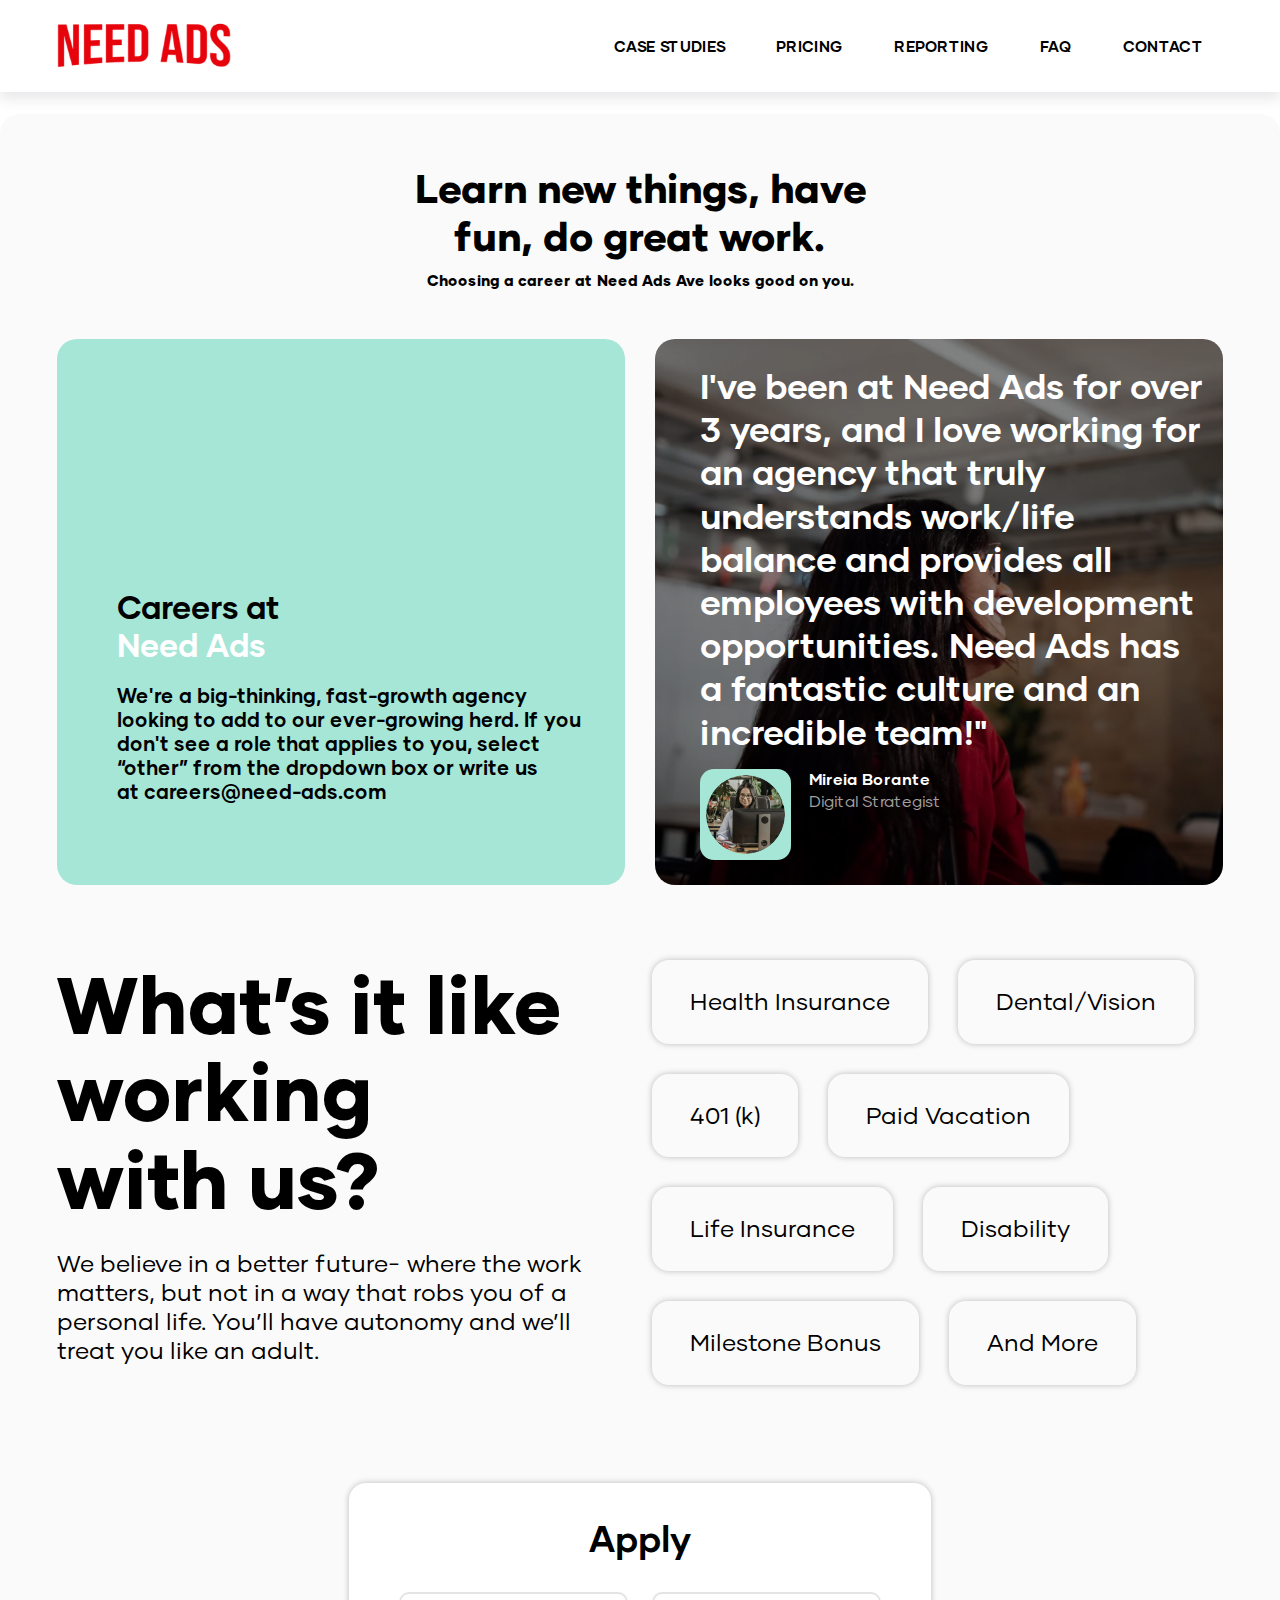
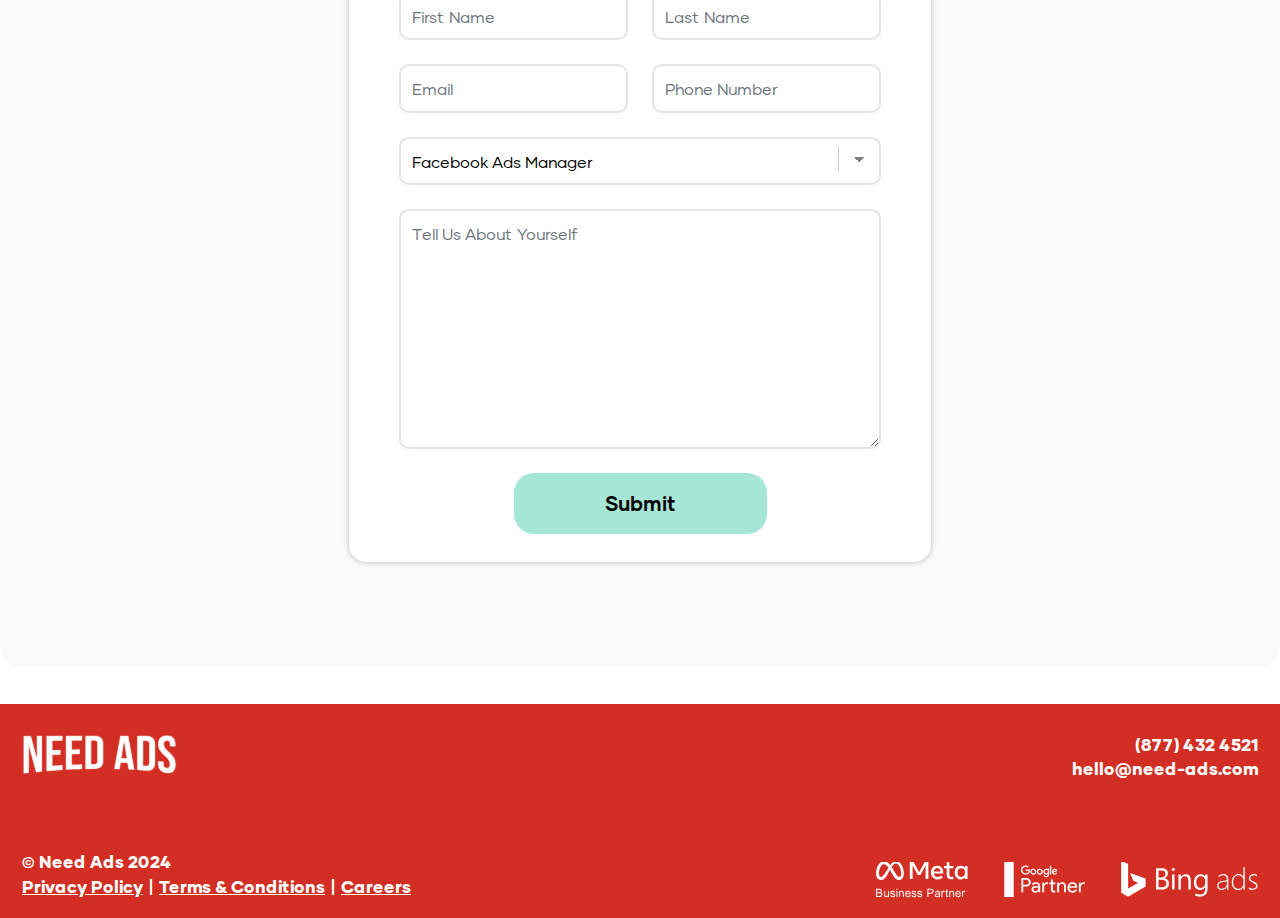
<file: career.html>
<!DOCTYPE html>
<html lang="en">

<head>
    <meta charset="UTF-8">
    <meta name="viewport" content="width=device-width, initial-scale=1.0">
    <title>Need Add</title>

    <!--favicon-->
    <link rel="icon" href="assets/images/favicon.png">


    <link rel="stylesheet" href="assets/css/all.min.css">
    <link rel="stylesheet" href="assets/css/bootstrap.min.css">
    <link rel="stylesheet" href="assets/css/swiper-bundle.min.css">
    <link rel="stylesheet" href="assets/css/style.css">
</head>

<body>

    <!--Start header Section  -->
    <header>
        <div class="nad_header_sec">
            <div class="container-xl">
                <div class="row justify-content-between align-items-center">
                    <div class="col-5 col-sm-4 text-center text-sm-start">
                        <a href="index.html" class="hd_logo">
                            <img src="assets/images/logo.svg" alt="NeedAdd">
                        </a>
                    </div>
                    <div class="col-7 col-sm-8 ps-2 ps-sm-4 text-end">
                        <nav class="nad_nav text-end d-none d-md-block">
                            <ul>
                                <li><a href="case-studies.html">Case Studies</a></li>
                                <li><a href="#pricing">Pricing</a></li>
                                <li><a href="#reporting">Reporting</a></li>
                                <li><a href="#faq">FAQ</a></li>
                                <li><a href="contact-us.html">Contact</a></li>
                            </ul>
                        </nav>
                        <a class="navMenu_btn d-md-none"><i class="fas fa-bars"></i></a>
                    </div>
                </div>
            </div>
        </div>
    </header>
    <!--End header Section  -->

    <!-- Start Career Section -->
    <main class="careerWrapper">
        <!-- Start Header Section  -->
        <section class="page_header_sec">
            <div class="container">
                <div class="row">
                    <div class="col-md-12 text-center">
                        <h2>Learn new things, have <br> fun, do great work.</h2>
                        <p>Choosing a career at Need Ads Ave looks good on you.</p>
                    </div>
                </div>
            </div>
        </section>
        <!-- ENd Header Section  -->
        <section class="career_post_item_sec">
            <div class="container">
                <div class="row gx-30 gy-30">
                    <div class="col-lg-6">
                        <div class="career_post_item">
                            <h4>Careers at</h4>
                            <h3>Need Ads</h3>
                            <p>We're a big-thinking, fast-growth agency looking to add to our ever-growing herd. If you don't see a role that applies to you, select “other” from the dropdown box or write us at careers@need-ads.com</p>
                        </div>
                    </div>
                    <div class="col-lg-6">
                        <div class="career_post_itemR" style="background-image: url(./assets/images/great-work-bg.jpg);">
                            <h3>I've been at Need Ads for over 3 years, and I love working for an agency that truly understands work/life balance and provides all employees with development opportunities. Need Ads has a fantastic culture and an incredible team!"</h3>
                            <div class="post_author">
                                <span>
                                    <img src="assets/images/auth-image.png" alt="need-ads">
                                </span>
                                <h4>Mireia Borante</h4>
                                <p>Digital Strategist</p>
                            </div>
                        </div>
                    </div>
                </div>
            </div>
        </section>

        <!-- Start Section Category Area  -->
        <section class="career_category_sec">
            <div class="container">
                <div class="row">
                    <div class="col-lg-6 mb-4 mb-lg-0">
                        <h2>What’s it like working <br>with us?</h2>
                        <p>We believe in a better future- where the work matters, but not in a way that robs you of a personal life. You’ll have autonomy and we’ll treat you like an adult.</p>
                    </div>
                    <div class="col-lg-6">
                        <ul class="career_cat">
                            <li><a href="javascript:void(0);">Health Insurance</a></li>
                            <li><a href="javascript:void(0);">Dental/Vision</a></li>
                            <li><a href="javascript:void(0);">401 (k)</a></li>
                            <li><a href="javascript:void(0);">Paid Vacation</a></li>
                            <li><a href="javascript:void(0);">Life Insurance</a></li>
                            <li><a href="javascript:void(0);">Disability</a></li>
                            <li><a href="javascript:void(0);">Milestone Bonus</a></li>
                            <li><a href="javascript:void(0);">And More</a></li>
                        </ul>
                    </div>
                </div>
            </div>
        </section>
        <!-- End Section Category Area  -->

        <!-- Start Contact Form  -->
        <section class="apply_form">
            <div class="container">
                <div class="row">
                    <div class="col-md-12">
                        <form action="contact.php" class="applyForm" method="post">
                            <h2 class="text-center">Apply</h2>
                            <div class="row">
                                <div class="col-md-6 mb-4">
                                    <input type="text" class="form-control" name="fname" placeholder="First Name" required>
                                </div>
                                <div class="col-md-6 mb-4">
                                    <input type="text" class="form-control" name="lname" placeholder="Last Name" required>
                                </div>
                                <div class="col-md-6 mb-4">
                                    <input type="email" class="form-control" name="email" placeholder="Email" required>
                                </div>
                                <div class="col-md-6 mb-4">
                                    <input type="tel" class="form-control" name="phone" placeholder="Phone Number" required>
                                </div>
                            </div>
                            <div class="mb-4">
                                <select name="postion" id="position" class="form-control w-100">
                                    <option value="facebook_add">Facebook Ads Manager</option>
                                    <option value="faceGoogle_add">FaceGoogle Ads Manager</option>
                                    <option value="content_creat">Content Creation</option>
                                    <option value="graphics_Guy">Awesome Graphics Guy</option>
                                </select>
                            </div>
                            <div class="mb-4">
                                <textarea name="message" placeholder="Tell Us About Yourself" class="form-control w-100" required></textarea>
                            </div>
                            <div class="d-flex justify-content-center">
                                <button type="Submit" class="btn btn-primary">Submit</button>
                            </div>
                        </form>
                    </div>
                </div>
            </div>
        </section>
        <!-- End Contact Form  -->
    </main>
    <!-- ENd Career Section -->

    <!-- Start Footer Section  -->
    <!-- Start Footer Section  -->
    <footer class="footer_sec">
        <div class="container-xl">
            <div class="row mb-71">
                <div class="col-5 col-sm-6">
                    <a href="index.html" class="footer_logo"><img src="assets/images/white-logo.svg" alt="NeedAdd"></a>
                </div>
                <div class="col-7 col-sm-6">
                    <div class="ftop_cantact">
                        <a href="tel:8774324521">(877) 432 4521</a>
                        <a href="mailto:hello@need-ads.com">hello@need-ads.com</a>
                    </div>
                </div>
            </div>
            <div class="row align-items-end">
                <div class="col-md-6 text-center text-md-start order-2 order-md-1">
                    <div class="footer_copyRight_cnt">
                        <p>&copy; Need Ads 2024</p>
                        <ul class="footer_nav">
                            <li><a href="#">Privacy Policy</a></li>
                            <li><a href="#">Terms & Conditions</a></li>
                            <li><a href="career.html">Careers</a></li>
                        </ul>
                    </div>
                </div>
                <div class="col-md-6 text-center text-md-end order-1 order-md-12 mb-4 mb-md-0">
                    <ul class="footer_social">
                        <li><a href="javascript:void(0)"><img src="assets/images/social/meta-logo.svg" alt="NeedAdd"></a></li>
                        <li><a href="javascript:void(0)"><img src="assets/images/social/google-logo.svg" alt="NeedAdd"></a></li>
                        <li><a href="javascript:void(0)"><img src="assets/images/social/bing-logo.svg" alt="NeedAdd"></a></li>
                    </ul>
                </div>
            </div>
        </div>
    </footer>

    <script src="assets/js/jquery.min.js"></script>
    <script src="assets/js/popper.min.js"></script>
    <script src="assets/js/bootstrap.bundle.min.js"></script>
    <script src="assets/js/swiper-bundle.min.js"></script>
    <script src="assets/js/jquery.appear.js"></script>
    <script src="assets/js/main.js"></script>
</body>

</html>
</file>
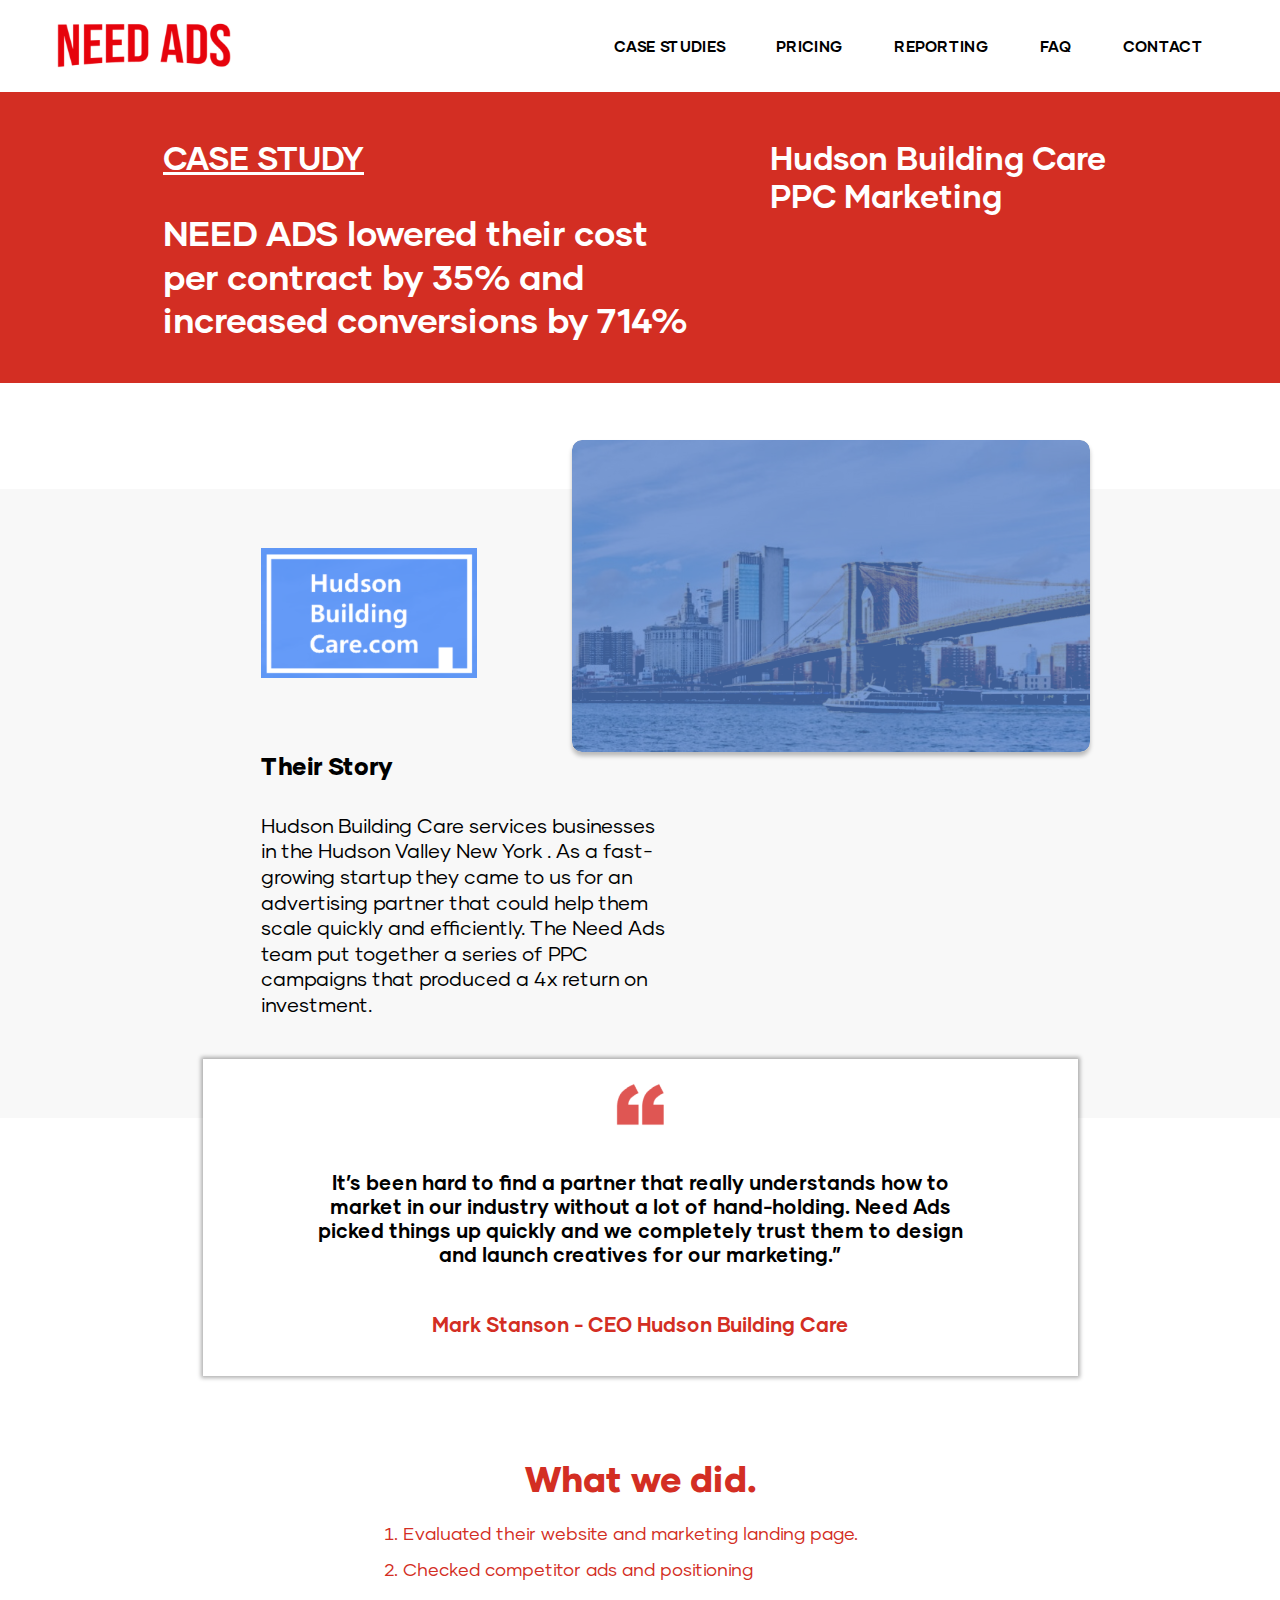
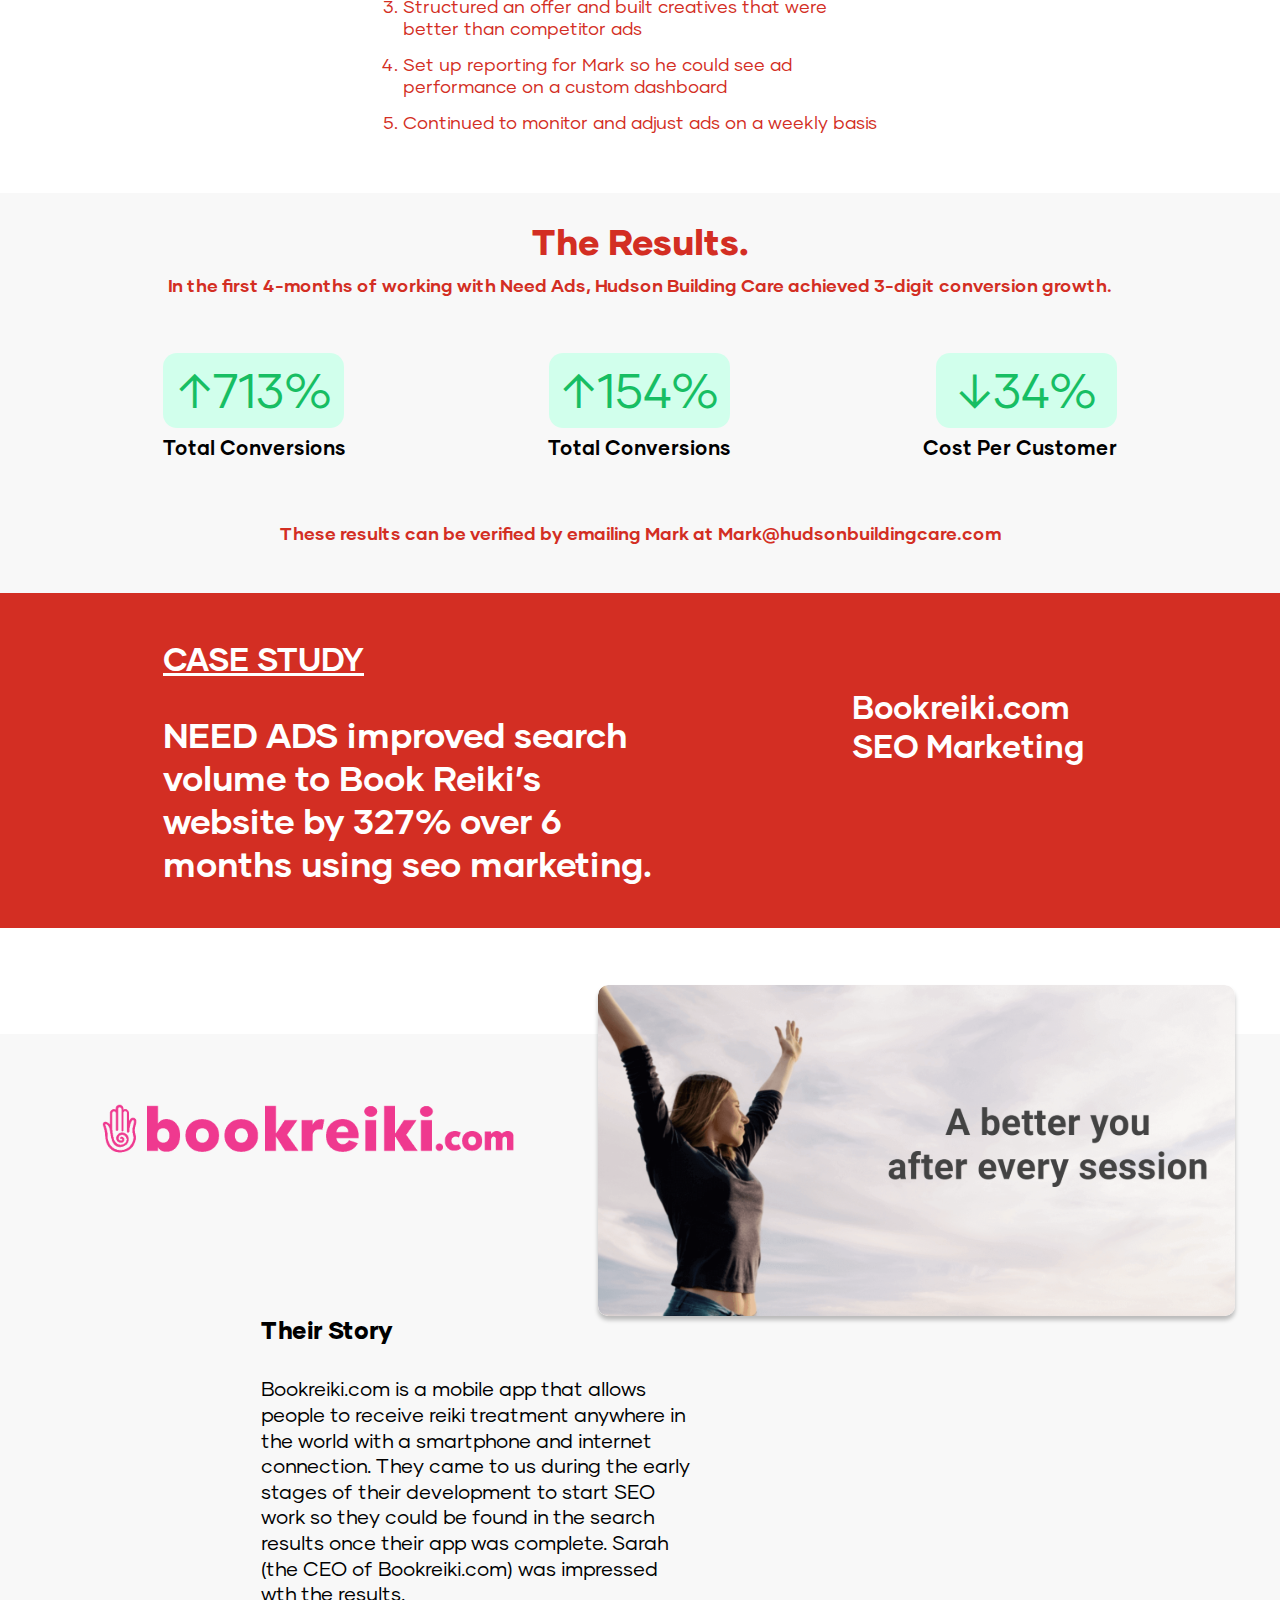
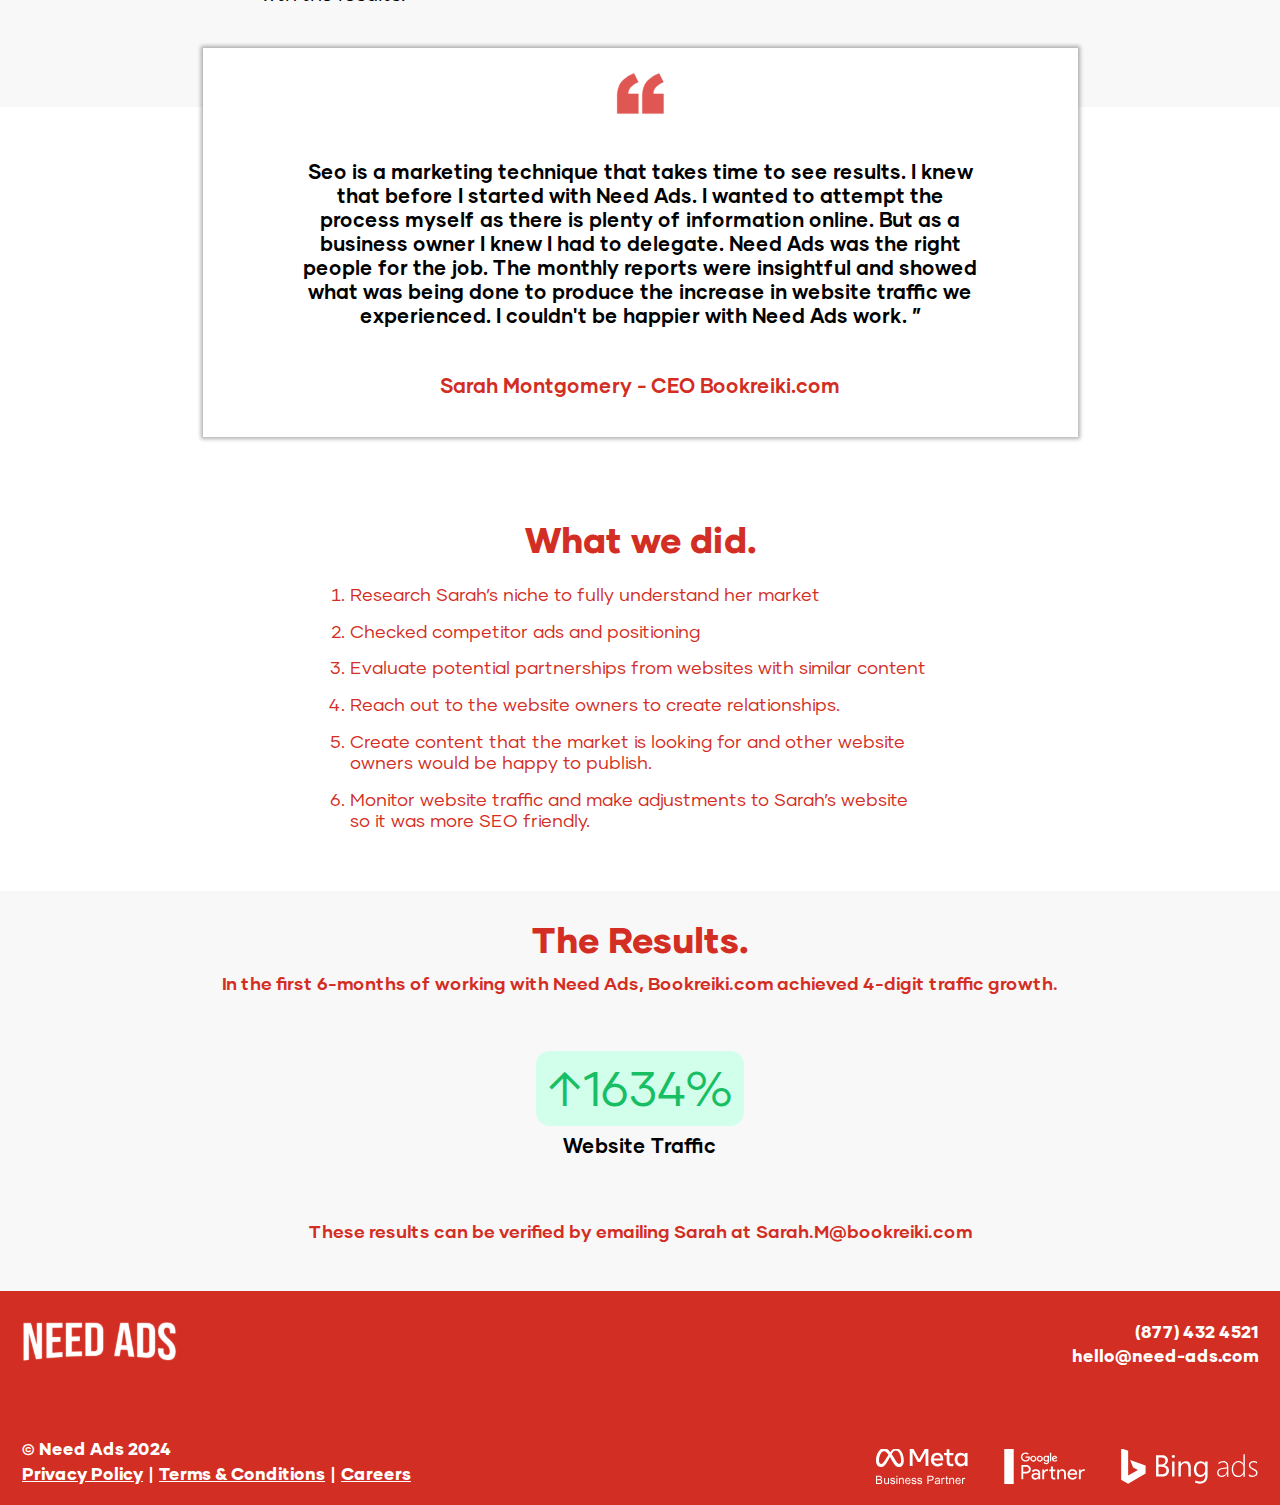
<file: case-studies.html>
<!DOCTYPE html>
<html lang="en">

<head>
    <meta charset="UTF-8">
    <meta name="viewport" content="width=device-width, initial-scale=1.0">
    <title>Need Add - Case studies</title>

    <!--favicon-->
    <link rel="icon" href="assets/images/favicon.png">


    <link rel="stylesheet" href="assets/css/all.min.css">
    <link rel="stylesheet" href="assets/css/bootstrap.min.css">
    <link rel="stylesheet" href="assets/css/swiper-bundle.min.css">
    <link rel="stylesheet" href="assets/css/style.css">
</head>

<body>
    
    <!--Start header Section  -->
    <header>
        <div class="nad_header_sec">
            <div class="container-xl">
                <div class="row justify-content-between align-items-center">
                    <div class="col-5 col-sm-4 text-center text-sm-start">
                        <a href="index.html" class="hd_logo">
                            <img src="assets/images/logo.svg" alt="NeedAdd">
                        </a>
                    </div>
                    <div class="col-7 col-sm-8 ps-2 ps-sm-4 text-end">
                        <nav class="nad_nav text-end d-none d-md-block">
                            <ul>
                                <li><a href="case-studies.html">Case Studies</a></li>
                                <li><a href="#pricing">Pricing</a></li>
                                <li><a href="#reporting">Reporting</a></li>
                                <li><a href="#faq">FAQ</a></li>
                                <li><a href="contact-us.html">Contact</a></li>
                            </ul>
                        </nav>
                        <a class="navMenu_btn d-md-none"><i class="fas fa-bars"></i></a>
                    </div>
                </div>
            </div>
        </div>
    </header>
    <!--End header Section  -->

    <!-- Start Banner Heading  -->
    <section class="caseStu_banner_heading_sec">
        <div class="container cus-sm-container">
            <div class="row">
                <div class="col-md-7">
                    <div class="banner_heading_cont case_studies_banner_cnt">
                        <h4 class="page_title">CASE STUDY</h4>
                        <h2>NEED ADS lowered their cost per contract by 35% and increased conversions by 714%</h2>
                    </div>
                </div>
                <div class="col-md-5 case_studies_banner_cntR pt-5 pt-md-0 ps-md-5">
                    <h2>Hudson Building Care PPC Marketing</h2>
                </div>
            </div>
        </div>
    </section>
    <!-- End Banner Heading  -->

    <!-- Start Case Studies Section  -->
    <section class="cStudie_sec">
        <div class="container">
            <div class="row">
                <div class="col-lg-12">
                    <div class="case_studies_thumb">
                        <img src="assets/images/case-studies/hudson-buildingud-logo.svg" alt="NeedAdd" class="img-fluid">
                        <img src="assets/images/case-studies/hudson-buildingud-img.svg" alt="NeedAdd" class="img-fluid text-right">
                    </div>
                    <div class="case_studies_storyCnt">
                        <h3>Their Story</h3>
                        <p>Hudson Building Care services businesses in the Hudson Valley New York . As a fast-growing startup they came to us for an advertising partner that could help them scale quickly and efficiently. The Need Ads team put together a series of PPC campaigns that produced a 4x return on investment.</p>
                    </div>
                </div>
            </div>
        </div>
    </section>
    <!-- END Case Studies Section  -->

    <!-- Start Case Studies Testimonial  -->
    <section class="cStudies_testimonial">
        <div class="container">
            <div class="row">
                <div class="col-md-12 text-center">
                    <div class="cStudies_testimonial_wrap">
                        <div class="cStudies_testimonial_item">
                            <span class="quote_icon">
                                <img src="assets/images/quote.png" alt="NeedAdd">
                            </span>
                            <p>It’s been hard to find a partner that really understands how to market in our industry without a lot of hand-holding. Need Ads picked things up quickly and we completely trust them to design and launch creatives for our marketing.”</p>

                            <h3>Mark Stanson - CEO Hudson Building Care</h3>
                        </div>
                    </div>
                </div>
            </div>
        </div>
    </section>
    <!-- END Case Studies Testimonial  -->

    <!-- Start What we Did Section  -->
    <section class="whatWe_did_sec">
        <div class="container">
            <div class="row">
                <div class="col-md-12">
                    <div class="whatWe_did_cnt">
                        <h2 class="text-center">What we did.</h2>
                        <ul>
                            <li>Evaluated their website and marketing landing page.</li>
                            <li>Checked competitor ads and positioning </li>
                            <li>Structured an offer and built creatives that were better than competitor ads</li>
                            <li>Set up reporting for Mark so he could see ad performance on a custom dashboard</li>
                            <li>Continued to monitor and adjust ads on a weekly basis</li>
                        </ul>
                    </div>
                </div>
            </div>
        </div>
    </section>
    <!-- END What we Did Section  -->

    <!-- Start Case Studies Result  -->
    <div class="cStudies_result_sec">
        <div class="container cus-sm-container">
            <div class="row">
                <div class="col-lg-12 text-center">
                    <h2>The Results.</h2>
                    <h4>In the first 4-months of working with Need Ads, Hudson Building Care achieved 3-digit conversion growth.</h4>
                </div>
            </div>
            <div class="row">
                <div class="col-sm-4 text-center text-sm-start mb-4 mb-sm-0">
                    <div class="counter_item">
                        <div class="countfact" data-count="713">
                            <h3>
                                <span class="counterPrefix">↑</span>
                                <span class="counter">713</span>
                                <span class="counterSuffix">%</span>
                            </h3>
                        </div>
                    </div>
                    <p>Total Conversions</p>
                </div>
                <div class="col-sm-4 text-center mb-4 mb-sm-0">
                    <div class="counter_item">
                        <div class="countfact" data-count="154">
                            <h3>
                                <span class="counterPrefix">↑</span>
                                <span class="counter">154</span>
                                <span class="counterSuffix">%</span>
                            </h3>
                        </div>
                    </div>
                    <p>Total Conversions</p>
                </div>
                <div class="col-sm-4 text-center text-sm-end">
                    <div class="counter_item">
                        <div class="countfact" data-count="34">
                            <h3>
                                <span class="counterPrefix">↓</span>
                                <span class="counter">34</span>
                                <span class="counterSuffix">%</span>
                            </h3>
                        </div>
                    </div>
                    <p>Cost Per Customer</p>
                </div>
            </div>
            <div class="row mt-5 pb-3">
                <div class="col-md-12">
                    <div class="cStudies_result_cntact">
                        <h2>These results can be verified by emailing Mark at <a href="mailto:Mark@hudsonbuildingcare.com">Mark@hudsonbuildingcare.com</a></h2>
                    </div>
                </div>
            </div>
        </div>
    </div>
    <!-- End Case Studies Result  -->

    <!-- Start Banner Heading 2  -->
    <section class="caseStu_banner_heading_sec">
        <div class="container cus-sm-container">
            <div class="row">
                <div class="col-md-7 pe-lg-5">
                    <div class="banner_heading_cont case_studies_banner_cnt case_studies_banner_cnt2">
                        <h4 class="page_title">CASE STUDY</h4>
                        <h2>NEED ADS improved search volume to Book Reiki’s website by 327% over 6 months using seo marketing.</h2>
                    </div>
                </div>
                <div class="col-md-5 case_studies_banner_cntR case_studies_banner_cntR2 pt-5 pt-md-5">
                    <h2>Bookreiki.com <br> SEO Marketing</h2>
                </div>
            </div>
        </div>
    </section>
    <!-- End Banner Heading 2 -->

    <!-- Start Case Studies Section 2  -->
    <section class="cStudie_sec">
        <div class="container">
            <div class="row">
                <div class="col-lg-12">
                    <div class="case_studies_thumb case_studies_thumb2">
                        <img src="assets/images/case-studies/bookreiki-logo.svg" alt="NeedAdd" class="img-fluid">
                        <img src="assets/images/case-studies/bookreiki-img.svg" alt="NeedAdd" class="img-fluid text-right">
                    </div>
                    <div class="case_studies_storyCnt case_studies_storyCnt2">
                        <h3>Their Story</h3>
                        <p>Bookreiki.com is a mobile app that allows people to receive reiki treatment anywhere in the world with a smartphone and internet connection. They came to us during the early stages of their development to start SEO work so they could be found in the search results once their app was complete. Sarah (the CEO of Bookreiki.com) was impressed wth the results. </p>
                    </div>
                </div>
            </div>
        </div>
    </section>
    <!-- END Case Studies Section  -->

    <!-- Start Case Studies Testimonial  -->
    <section class="cStudies_testimonial">
        <div class="container">
            <div class="row">
                <div class="col-md-12 text-center">
                    <div class="cStudies_testimonial_wrap">
                        <div class="cStudies_testimonial_item">
                            <span class="quote_icon">
                                <img src="assets/images/quote.png" alt="NeedAdd">
                            </span>
                            <p>Seo is a marketing technique that takes time to see results. I knew that before I started with Need Ads. I wanted to attempt the process myself as there is plenty of information online. But as a business owner I knew I had to delegate. Need Ads was the right people for the job. The monthly reports were insightful and showed what was being done to produce the increase in website traffic we experienced. I couldn't be happier with Need Ads work. ”</p>

                            <h3>Sarah Montgomery - CEO Bookreiki.com</h3>
                        </div>
                    </div>
                </div>
            </div>
        </div>
    </section>
    <!-- END Case Studies Testimonial  -->

    <!-- Start What we Did Section  -->
    <section class="whatWe_did_sec">
        <div class="container">
            <div class="row">
                <div class="col-md-12">
                    <div class="whatWe_did_cnt whatWe_did_cnt2">
                        <h2 class="text-center">What we did.</h2>
                        <ul>
                            <li>Research Sarah’s niche to fully understand her market</li>
                            <li>Checked competitor ads and positioning </li>
                            <li>Evaluate potential partnerships from websites with similar content</li>
                            <li>Reach out to the website owners to create relationships.</li>
                            <li>Create content that the market is looking for and other website owners would be happy to publish.</li>
                            <li>Monitor website traffic and make adjustments to Sarah’s website so it was more SEO friendly.</li>
                        </ul>
                    </div>
                </div>
            </div>
        </div>
    </section>
    <!-- END What we Did Section  -->

    <!-- Start Case Studies Result  -->
    <div class="cStudies_result_sec cStudies_result_sec2">
        <div class="container cus-sm-container">
            <div class="row">
                <div class="col-lg-12 text-center">
                    <h2>The Results.</h2>
                    <h4>In the first 6-months of working with Need Ads, Bookreiki.com achieved 4-digit traffic growth.</h4>
                </div>
            </div>
            <div class="row">
                <div class="col-md-4 text-start">
                </div>
                <div class="col-md-4 text-center">
                    <div class="counter_item">
                        <div class="countfact" data-count="1634">
                            <h3>
                                <span class="counterPrefix">↑</span>
                                <span class="counter">1634</span>
                                <span class="counterSuffix">%</span>
                            </h3>
                        </div>
                    </div>
                    <p>Website Traffic</p>
                </div>
                <div class="col-md-4 text-end">

                </div>
            </div>
            <div class="row mt-5 pb-3">
                <div class="col-md-12">
                    <div class="cStudies_result_cntact">
                        <h2>These results can be verified by emailing Sarah at <a href="mailto:Mark@hudsonbuildingcare.com">Sarah.M@bookreiki.com</a></h2>
                    </div>
                </div>
            </div>
        </div>
    </div>
    <!-- End Case Studies Result  -->

    <!-- Start Footer Section  -->
    <footer class="footer_sec">
        <div class="container-xl">
            <div class="row mb-71">
                <div class="col-5 col-sm-6">
                    <a href="index.html" class="footer_logo"><img src="assets/images/white-logo.svg" alt="NeedAdd"></a>
                </div>
                <div class="col-7 col-sm-6">
                    <div class="ftop_cantact">
                        <a href="tel:8774324521">(877) 432 4521</a>
                        <a href="mailto:hello@need-ads.com">hello@need-ads.com</a>
                    </div>
                </div>
            </div>
            <div class="row align-items-end">
                <div class="col-md-6 text-center text-md-start order-2 order-md-1">
                    <div class="footer_copyRight_cnt">
                        <p>&copy; Need Ads 2024</p>
                        <ul class="footer_nav">
                            <li><a href="#">Privacy Policy</a></li>
                            <li><a href="#">Terms & Conditions</a></li>
                            <li><a href="career.html">Careers</a></li>
                        </ul>
                    </div>
                </div>
                <div class="col-md-6 text-center text-md-end order-1 order-md-12 mb-4 mb-md-0">
                    <ul class="footer_social">
                        <li><a href="javascript:void(0)"><img src="assets/images/social/meta-logo.svg" alt="NeedAdd"></a></li>
                        <li><a href="javascript:void(0)"><img src="assets/images/social/google-logo.svg" alt="NeedAdd"></a></li>
                        <li><a href="javascript:void(0)"><img src="assets/images/social/bing-logo.svg" alt="NeedAdd"></a></li>
                    </ul>
                </div>
            </div>
        </div>
    </footer>

    <script src="assets/js/jquery.min.js"></script>
    <script src="assets/js/popper.min.js"></script>
    <script src="assets/js/bootstrap.bundle.min.js"></script>
    <script src="assets/js/swiper-bundle.min.js"></script>
    <script src="assets/js/jquery.appear.js"></script>
    <script src="assets/js/main.js"></script>
</body>

</html>
</file>
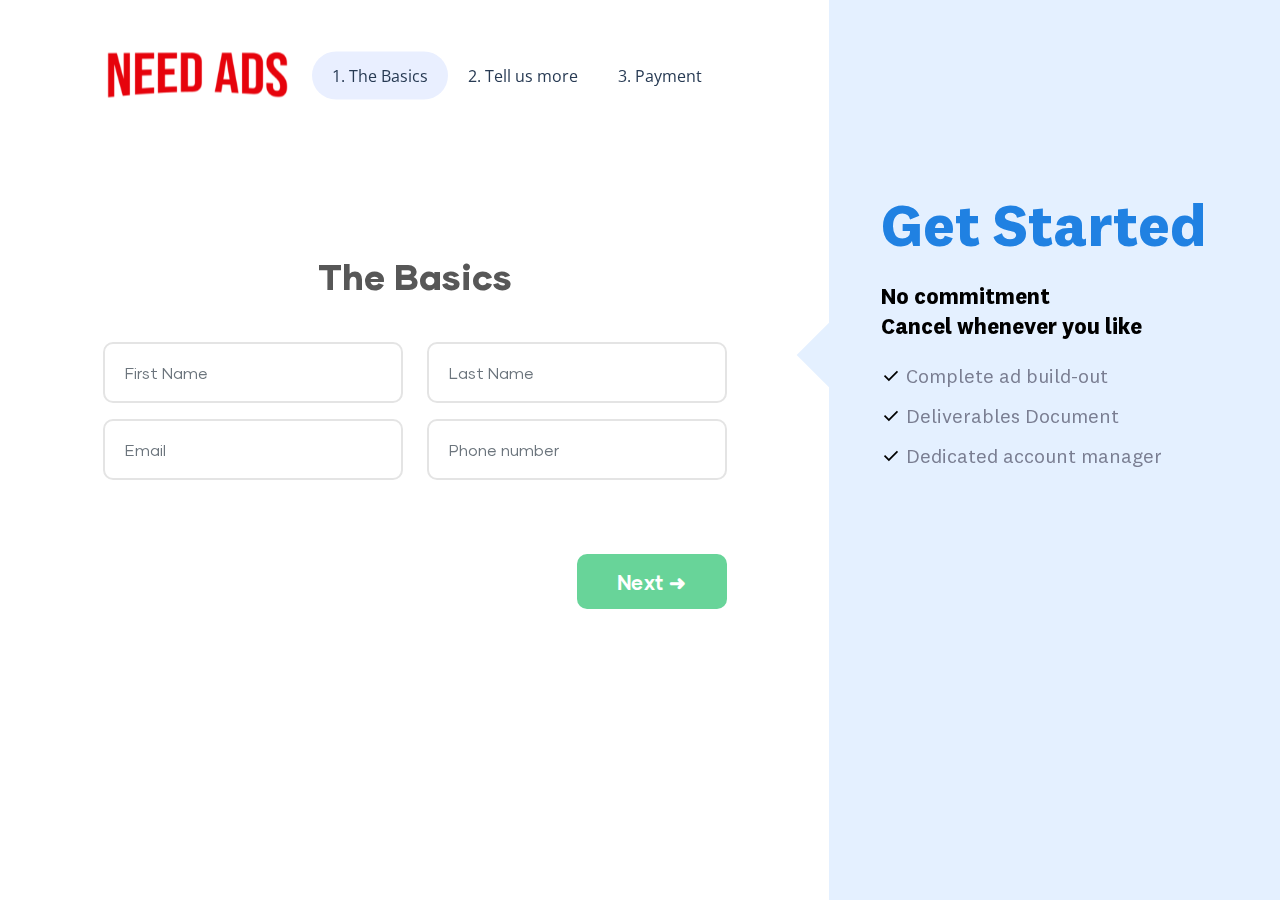
<file: CraigslistDeal.html>
<!DOCTYPE html>
<html lang="en">

<head>

<!-- Google tag (gtag.js) -->
<script async src="https://www.googletagmanager.com/gtag/js?id=G-PL8PSZ1X6W"></script>
<script>
  window.dataLayer = window.dataLayer || [];
  function gtag(){dataLayer.push(arguments);}
  gtag('js', new Date());

  gtag('config', 'G-PL8PSZ1X6W');
</script>

<!-- Microsoft Clarity -->
<script type="text/javascript">
    (function(c,l,a,r,i,t,y){
        c[a]=c[a]||function(){(c[a].q=c[a].q||[]).push(arguments)};
        t=l.createElement(r);t.async=1;t.src="https://www.clarity.ms/tag/"+i;
        y=l.getElementsByTagName(r)[0];y.parentNode.insertBefore(t,y);
    })(window, document, "clarity", "script", "qqyxu7kpqq");
</script>


    <meta charset="UTF-8">
    <meta name="viewport" content="width=device-width, initial-scale=1.0">
    <title>Need Add</title>

    <!--favicon-->
    <link rel="icon" href="assets/images/favicon.png">


    <link rel="stylesheet" href="assets/css/all.min.css">
    <link rel="stylesheet" href="assets/css/bootstrap.min.css">
    <link rel="stylesheet" href="assets/css/swiper-bundle.min.css">
    <link rel="stylesheet" href="assets/css/style.css">
</head>

<body>
    <div class="purchase_page_sec">
        <div class="purchase_form_area">
            <div id="container" class="container pt-lg-5 mt-4">
                <div class="step-container d-flex justify-content-center">
                    <div class="text-start d-inline-flex align-items-center me-4">
                        <a href="index.html" class="logo d-inline-block text-start"><img src="assets/images/logo.svg" alt="NeedAdd"></a>
                    </div>
                    <div class="step_navWrap">
                        <div class="step-circle" onclick="displayStep(1)">1. <span>The Basics</span></div>
                        <div class="step-circle" onclick="displayStep(2)">2. <span>Tell us more</span></div>
                        <div class="step-circle" onclick="displayStep(3)">3. <span>Payment</span></div>
                    </div>
                </div>

                <form id="nda-multi-step-form" class="sign_up1Form" method="post">
                    <div class="step step-1" style=" display: none;">
                        <!-- Step 1 form fields here -->
                        <h3 class="text-center">The Basics</h3>
                        <div class="row">
                            <div class="col-sm-6">
                                <div class="mb-3 gx-40">
                                    <label for="fname" class="form-label d-none">First Name</label>
                                    <input type="text" class="form-control" id="fname" name="fname" placeholder="First Name" required>
                                </div>
                            </div>
                            <div class="col-sm-6">
                                <div class="mb-3 gx-40">
                                    <label for="lname" class="form-label d-none">Last Name</label>
                                    <input type="text" class="form-control" id="lname" name="lname" placeholder="Last Name" required>
                                </div>
                            </div>
                            <div class="col-sm-6">
                                <div class="mb-3 gx-40">
                                    <label for="email" class="form-label d-none">Email</label>
                                    <input type="email" class="form-control" id="email" name="email" placeholder="Email" required>
                                </div>
                            </div>
                            <div class="col-sm-6">
                                <div class="mb-3 gx-40">
                                    <label for="phone" class="form-label d-none">Phone Number</label>
                                    <input type="tel" class="form-control" id="phone" name="phone" placeholder="Phone number">
                                </div>
                            </div>
                        </div>
                        <div class="text-end">
                            <button type="button" name="submit" class="btn btn-primary next-step" data-id="1">Next ➜</button>
                        </div>
                    </div>

                    <div class="step step-2">
                        <!-- Step 2 form fields here -->
                        <h3 class="text-center">Tell us more</h3>
                        <div class="row">
                            <div class="col-sm-6">
                                <div class="mb-3 gx-40">
                                    <label for="bsnsname" class="form-label d-none">Business Name</label>
                                    <input type="text" class="form-control" id="bsnsname" name="bsnsname" placeholder="Business Name" required>
                                </div>
                            </div>
                            <div class="col-sm-6">
                                <div class="mb-3 gx-40">
                                    <label for="Location" class="form-label d-none">Location</label>
                                    <input type="text" class="form-control" id="Location" name="Location" placeholder="Location">
                                </div>
                            </div>
                            <div class="col-sm-6">
                                <div class="mb-3 gx-40">
                                    <label for="advtslocation" class="form-label d-none">Advertising Location</label>
                                    <input type="text" class="form-control" id="advtslocation" name="advtslocation" placeholder="Advertising Location">
                                </div>
                            </div>
                            <div class="col-sm-6">
                                <div class="mb-3 gx-40">
                                    <label for="binstime" class="form-label d-none">Years in business</label>
                                    <input type="text" class="form-control" id="binstime" name="binstime" placeholder="Years in business">
                                </div>
                            </div>
                            <div class="col-md-12">
                                <div class="sm-3 gx-40">
                                    <label for="ymessage" class="form-label d-none">Message</label>
                                    <textarea class="form-control" id="ymessage" name="ymessage" placeholder="What do you hope to achieve with our service?"></textarea>
                                </div>
                            </div>
                        </div>
                        <div class="buttonWrap d-flex justify-content-between mt-5">
                            <div class="text-end">
                                <button type="button" class="btn btn-primary prev-step">Back</button>
                            </div>
                            <div class="text-end">
                                <button type="button" name="submit" class="btn btn-primary next-step" data-id="2">Next ➜</button>
                            </div>
                        </div>
                    </div>

                    <div class="step step-3">
                        <!-- Step 3 form fields here -->
                        <div class="row">
                            <div class="col-md-12 p-0">
                                <div class="paymentMtdDisp" style="position:relative;top:0px;left:0px;right:0px;bottom:0px; z-index:2;">
                                    <script type="text/javascript" src="https://form.jotform.com/jsform/250838635187164"></script>
                                </div>
                            </div>
                        </div>
                        <div class="buttonWrap d-flex justify-content-start mt-5">
                            <div class="text-end">
                                <button type="button" class="btn btn-primary prev-step">Back</button>
                            </div>
                        </div>
                    </div>
                </form>
            </div>
        </div>
        <div class="purchase_sidebar_area">
            <div class="purchase_sidebar_cnt text-center text-lg-start">
                <h2 class=" d-none d-lg-block">Get Started</h2>
                <h4>No commitment<br> Cancel whenever you like</h4>
                <ul>
                    <li>Complete ad build-out</li>
                    <li>Deliverables Document</li>
                    <li>Dedicated account manager</li>
                </ul>
            </div>
        </div>
    </div>


    <script src="assets/js/jquery.min.js"></script>
    <script src="assets/js/popper.min.js"></script>
    <script src="assets/js/bootstrap.bundle.min.js"></script>
    <script src="assets/js/swiper-bundle.min.js"></script>
    <script src="assets/js/jquery.appear.js"></script>
    <script src="assets/js/main.js"></script>
</body>

</html>
</file>
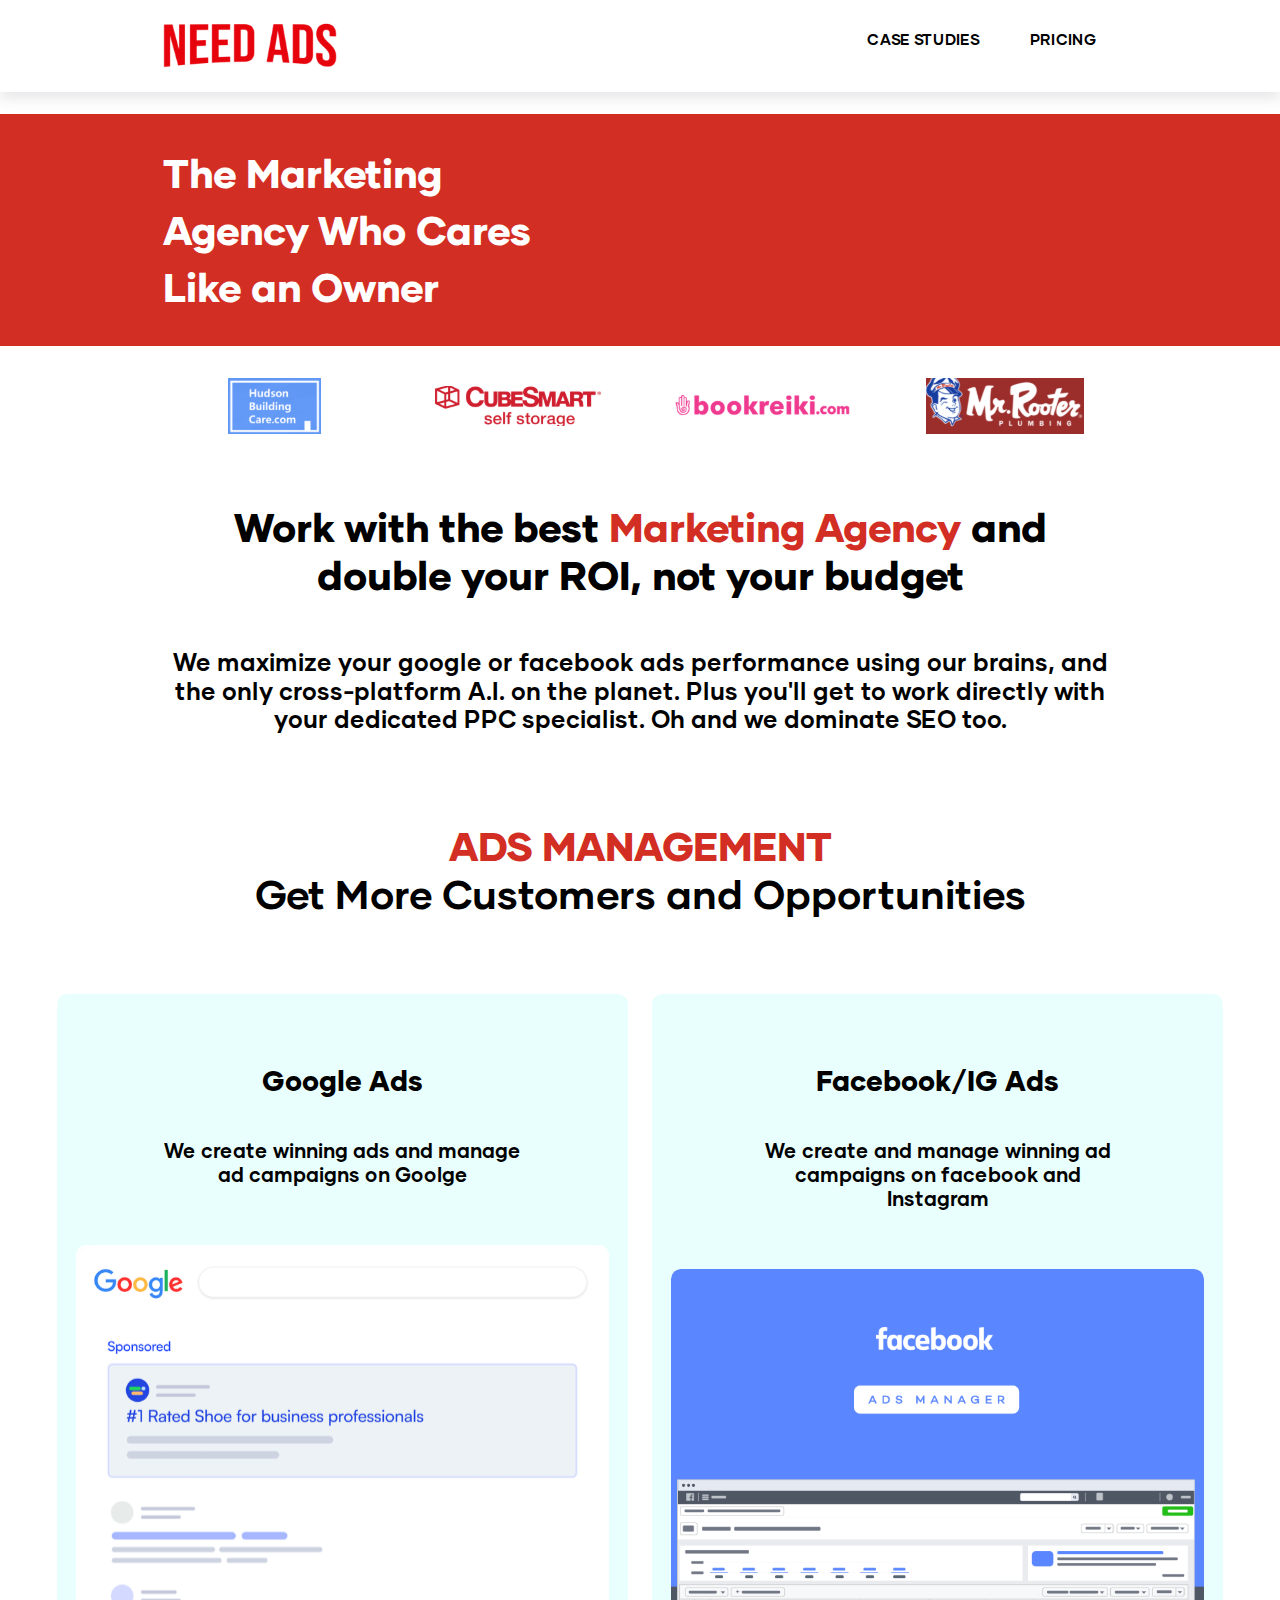
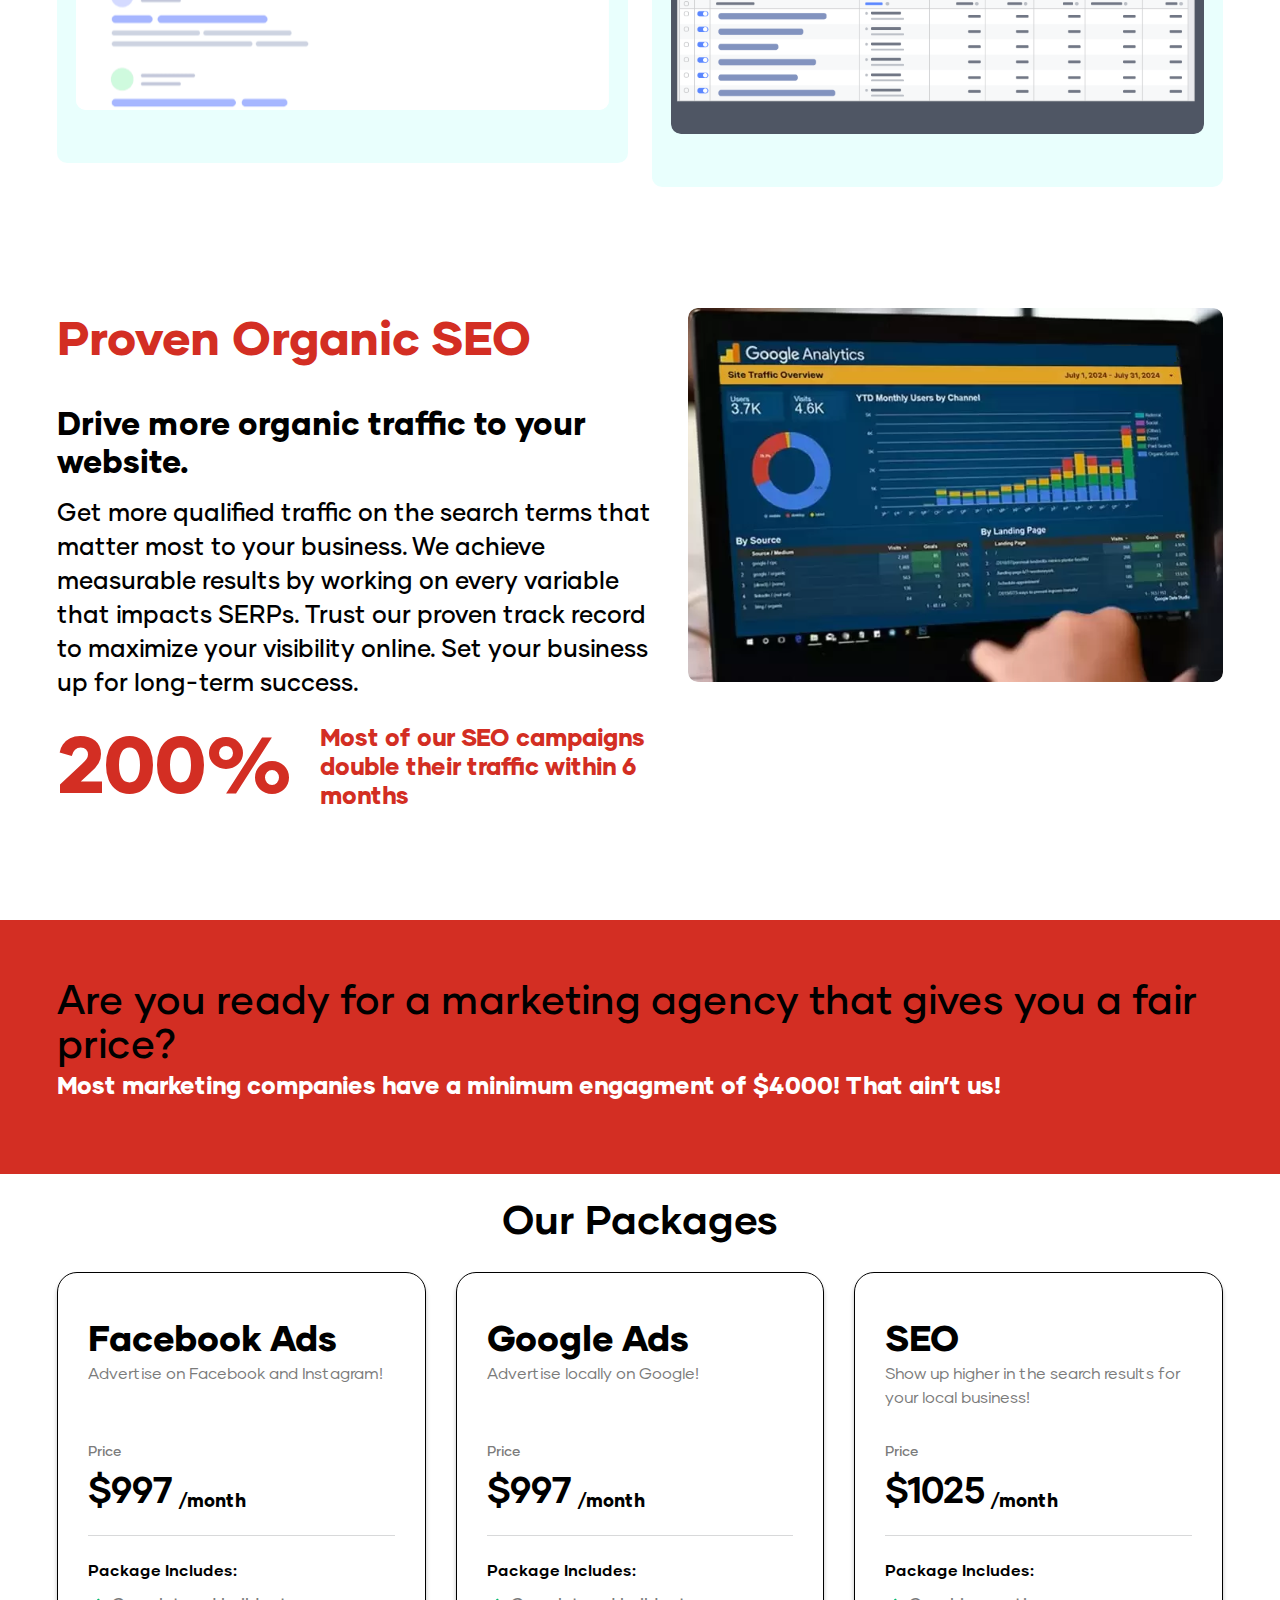
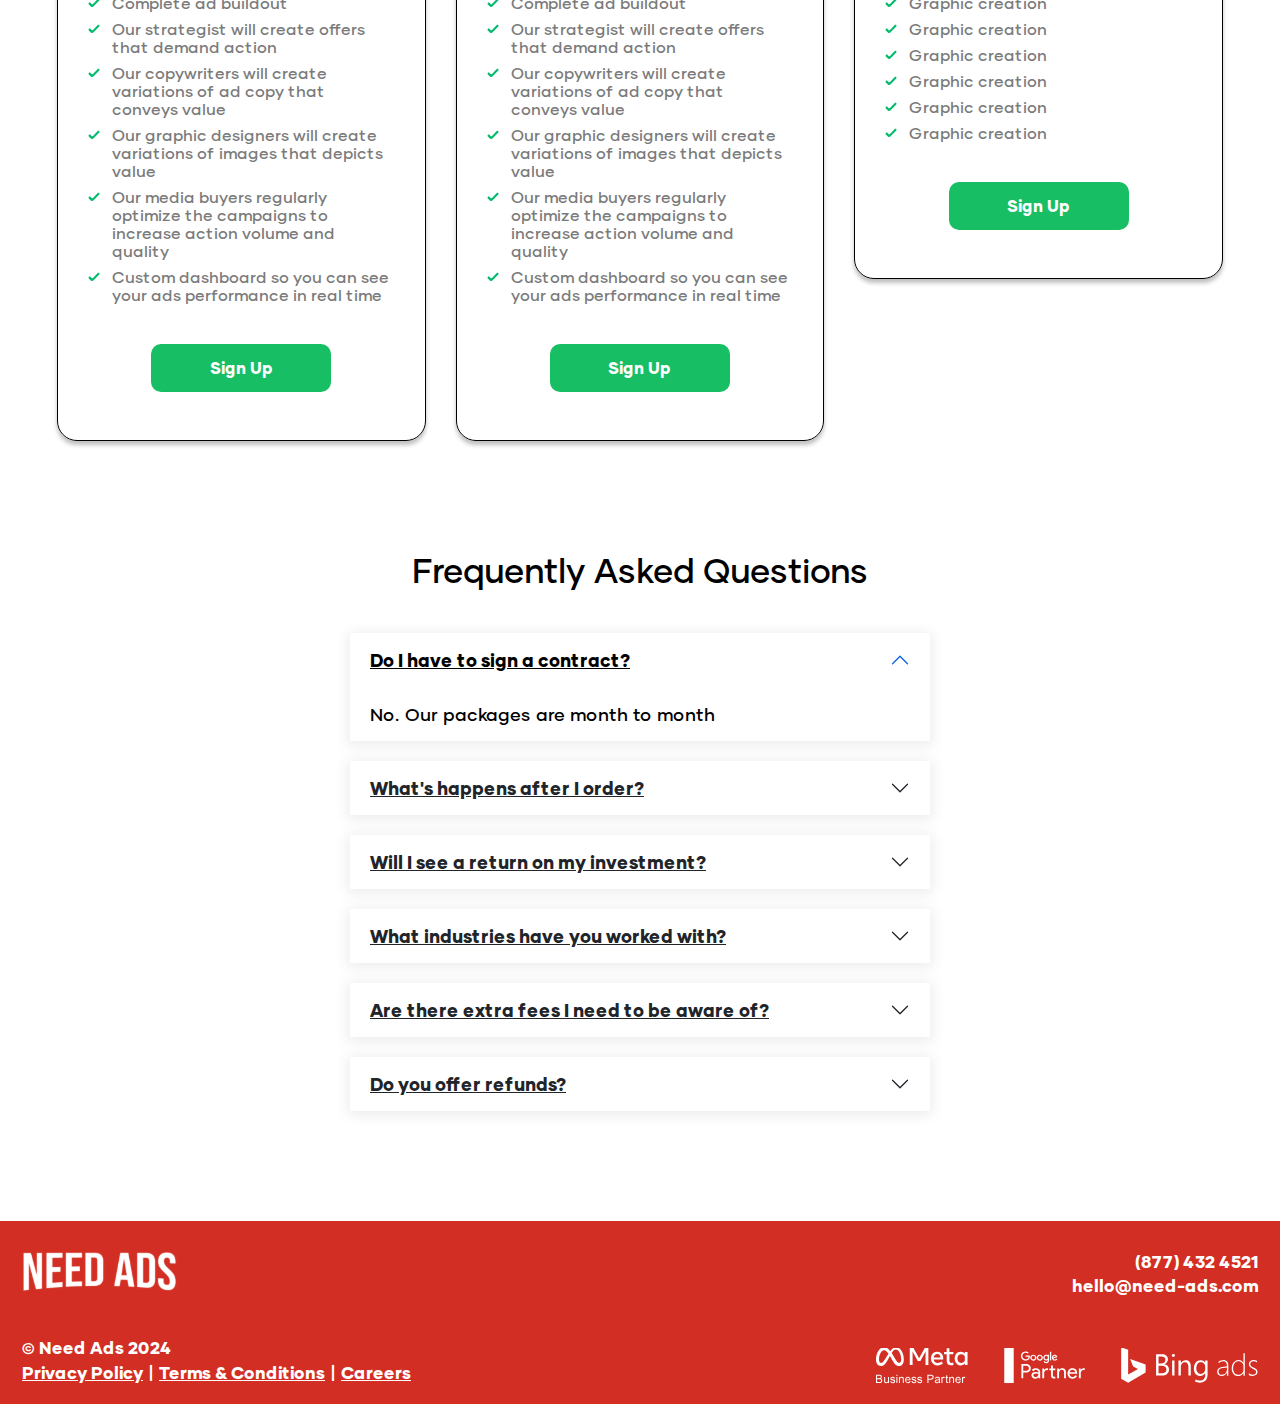
<file: Dindex.html>
<!DOCTYPE html>
<html lang="en">

<head>
    <meta charset="UTF-8">
    <meta name="viewport" content="width=device-width, initial-scale=1.0">

    <title>Need Add</title>

    <!--favicon-->
    <link rel="icon" href="assets/images/favicon.png">


    <link rel="stylesheet" href="assets/css/all.min.css">
    <link rel="stylesheet" href="assets/css/bootstrap.min.css">
    <link rel="stylesheet" href="assets/css/swiper-bundle.min.css">
    <link rel="stylesheet" href="assets/css/style.css">
</head>

<body>

    <!--Start header Section  -->
    <header>
        <div class="nad_header_sec">
            <div class="container cus-sm-container">
                <div class="row justify-content-between">
                    <div class="col-5 col-sm-4 text-center text-sm-start">
                        <a href="index.html" class="hd_logo">
                            <img src="assets/images/logo.svg" alt="NeedAdd">
                        </a>
                    </div>
                    <div class="col-7 col-sm-8 ps-2 ps-sm-4">
                        <nav class="nad_nav text-end">
                            <ul>
                                <li><a href="case-studies.html">Case Studies</a></li>
                                <li><a href="#pricing">Pricing</a></li>
                            </ul>
                        </nav>
                    </div>
                </div>
            </div>
        </div>
    </header>
    <!--End header Section  -->

    <!-- Start Banner Heading  -->
    <section class="banner_heading_sec">
        <div class="container cus-sm-container">
            <div class="row">
                <div class="col-lg-6 col-md-8">
                    <div class="banner_heading_cont">
                        <h2>The Marketing <br>Agency Who Cares <br>Like an Owner</h2>
                    </div>
                </div>
            </div>
        </div>
    </section>
    <!-- End Banner Heading  -->

    <!-- Start Brand Carousel  -->
    <section class="brand_carousel_sec">
        <div class="container cus-sm-container">
            <div class="row">
                <div class="col-md-12">
                    <div class="brand_carousel overflow-hidden">
                        <div class="swiper-wrapper">
                            <div class="swiper-slide">
                                <a href="#"><img src="assets/images/brand/hudson-building-logo.svg" alt="NeedAdd"></a>
                            </div>
                            <div class="swiper-slide">
                                <a href="#"><img src="assets/images/brand/cubeSmart.svg" alt="NeedAdd"></a>
                            </div>
                            <div class="swiper-slide">
                                <a href="#"><img src="assets/images/brand/bookreiki.svg" alt="NeedAdd"></a>
                            </div>
                            <div class="swiper-slide">
                                <a href="#"><img src="assets/images/brand/mr.rooter.svg" alt="NeedAdd"></a>
                            </div>
                            <div class="swiper-slide">
                                <a href="#"><img src="assets/images/brand/ordermark.svg" alt="NeedAdd"></a>
                            </div>
                            <div class="swiper-slide">
                                <a href="#"><img src="assets/images/brand/bookreiki.svg" alt="NeedAdd"></a>
                            </div>
                        </div>
                    </div>
                </div>
            </div>
        </div>
    </section>
    <!-- End Brand Carousel  -->

    <!-- Start Add management Sec  -->
    <section class="add_management_sec">
        <div class="cus-sm-container container">
            <div class="row">
                <div class="col-md-12 text-center">
                    <div class="add_management_cnt">
                        <h2>Work with the best <span class="spacial_mark">Marketing Agency</span> and double your ROI, not your budget</h2>
                        <p>We maximize your google or facebook ads performance using our brains, and the only cross-platform A.I. on the planet. Plus you'll get to work directly with your dedicated PPC specialist. Oh and we dominate SEO too.</p>
                        <h3><span class="spacial_mark">ADS MANAGEMENT</span> Get More Customers and Opportunities</h3>
                    </div>
                </div>
            </div>
        </div>
        <div class="container-xxl">
            <div class="row g-4">
                <div class="col-lg-6">
                    <div class="add_manage_item text-center">
                        <h3>Google Ads</h3>
                        <p class="px-2">We create winning ads and manage ad campaigns on Goolge</p>
                        <div class="add_manage_item__thumb">
                            <img src="assets/images/add/google.svg" alt="NeedAdd">
                        </div>
                    </div>
                </div>
                <div class="col-lg-6">
                    <div class="add_manage_item text-center">
                        <h3>Facebook/IG Ads</h3>
                        <p>We create and manage winning ad campaigns on facebook and Instagram</p>
                        <div class="add_manage_item__thumb">
                            <img src="assets/images/add/facebook.svg" alt="NeedAdd">
                        </div>
                    </div>
                </div>
            </div>
        </div>
    </section>
    <!-- End Add management Sec  -->

    <!-- Start Organic SEO Section  -->
    <section class="organic_seo_sec">
        <div class="container-xxl">
            <div class="row">
                <div class="col-lg-6">
                    <div class="organic_seo_cnt">
                        <h2>Proven Organic SEO</h2>
                        <h4>Drive more organic traffic to your website.</h4>
                        <p>Get more qualified traffic on the search terms that matter most to your business. We achieve measurable results by working on every variable that impacts SERPs. Trust our proven track record to maximize your visibility online. Set your business up for long-term success.</p>
                        <div class="countfact" data-count="200">
                            <h3>
                                <span class="counter">200</span>
                                <span class="counterSuffix">%</span>
                            </h3>
                            <h2>Most of our SEO campaigns double their traffic within 6 months</h2>
                        </div>
                    </div>
                </div>
                <div class="col-lg-6 text-start ps-lg-5 mt-5 mt-lg-0 text-lg-end">
                    <img src="assets/images/seo-organic.svg" alt="need-ads">
                </div>
            </div>
        </div>
    </section>
    <!-- End Organic SEO Section  -->

    <!-- Start marketing Cnt Sec  -->
    <section class="marketing_cnt_sec">
        <div class="container-xxl">
            <div class="row">
                <div class="col-lg-12">
                    <h2>Are you ready for a marketing agency that gives you a fair price?</h2>
                    <p>Most marketing companies have a minimum engagment of $4000! That ain’t us! </p>
                </div>
            </div>
        </div>
    </section>
    <!-- ENd marketing Cnt Sec  -->

    <!-- Start Pricing Table  -->
    <section class="pricing_table_sec" id="pricing">
        <div class="container">
            <div class="row g-30">
                <div class="col-lg-12">
                    <h2 class="sec_heading text-center">Our Packages</h2>
                </div>
                <div class="col-xl-4 col-md-6 mt-4">
                    <div class="pricing_table_item">
                        <div class="pricing_table_head">
                            <h2>Facebook Ads</h2>
                            <p>Advertise on Facebook and Instagram!</p>
                            <h4>Price</h4>
                            <p>$997<span>/month</span></p>
                        </div>
                        <div class="pricing_table_body">
                            <h4>Package Includes:</h4>
                            <ul>
                                <li>
                                    <span>
                                        <img src="assets/images/price-check.svg" alt="NeedAdd">
                                    </span>
                                    Complete ad buildout
                                </li>
                                <li>
                                    <span>
                                        <img src="assets/images/price-check.svg" alt="NeedAdd">
                                    </span>
                                    Our strategist will create offers that demand action
                                </li>
                                <li>
                                    <span>
                                        <img src="assets/images/price-check.svg" alt="NeedAdd">
                                    </span>
                                    Our copywriters will create variations of ad copy that conveys value
                                </li>
                                <li>
                                    <span>
                                        <img src="assets/images/price-check.svg" alt="NeedAdd">
                                    </span>
                                    Our graphic designers will create variations of images that depicts value
                                </li>
                                <li>
                                    <span>
                                        <img src="assets/images/price-check.svg" alt="NeedAdd">
                                    </span>
                                    Our media buyers regularly optimize the campaigns to increase action volume and quality
                                </li>
                                <li>
                                    <span>
                                        <img src="assets/images/price-check.svg" alt="NeedAdd">
                                    </span>
                                    Custom dashboard so you can see your ads performance in real time
                                </li>
                            </ul>
                        </div>
                        <div class="pricing_table_footer text-center d-flex justify-content-center">
                            <a href="sign_up1.html" class="primary_button">Sign Up</a>
                        </div>
                    </div>
                </div>
                <div class="col-xl-4 col-md-6 mt-5 mt-md-4">
                    <div class="pricing_table_item">
                        <div class="pricing_table_head">
                            <h2>Google Ads</h2>
                            <p>Advertise locally on Google! </p>
                            <h4>Price</h4>
                            <p>$997<span>/month</span></p>
                        </div>
                        <div class="pricing_table_body">
                            <h4>Package Includes:</h4>
                            <ul>
                                <li>
                                    <span>
                                        <img src="assets/images/price-check.svg" alt="NeedAdd">
                                    </span>
                                    Complete ad buildout
                                </li>
                                <li>
                                    <span>
                                        <img src="assets/images/price-check.svg" alt="NeedAdd">
                                    </span>
                                    Our strategist will create offers that demand action
                                </li>
                                <li>
                                    <span>
                                        <img src="assets/images/price-check.svg" alt="NeedAdd">
                                    </span>
                                    Our copywriters will create variations of ad copy that conveys value
                                </li>
                                <li>
                                    <span>
                                        <img src="assets/images/price-check.svg" alt="NeedAdd">
                                    </span>
                                    Our graphic designers will create variations of images that depicts value
                                </li>
                                <li>
                                    <span>
                                        <img src="assets/images/price-check.svg" alt="NeedAdd">
                                    </span>
                                    Our media buyers regularly optimize the campaigns to increase action volume and quality
                                </li>
                                <li>
                                    <span>
                                        <img src="assets/images/price-check.svg" alt="NeedAdd">
                                    </span>
                                    Custom dashboard so you can see your ads performance in real time
                                </li>
                            </ul>
                        </div>
                        <div class="pricing_table_footer text-center d-flex justify-content-center">
                            <a href="sign_up2.html" class="primary_button">Sign Up</a>
                        </div>
                    </div>
                </div>
                <div class="col-xl-4 col-md-6 mt-5 mt-lg-4">
                    <div class="pricing_table_item">
                        <div class="pricing_table_head">
                            <h2>SEO</h2>
                            <p>Show up higher in the search results for your local business! </p>
                            <h4>Price</h4>
                            <p>$1025<span>/month</span></p>
                        </div>
                        <div class="pricing_table_body">
                            <h4>Package Includes:</h4>
                            <ul>
                                <li>
                                    <span>
                                        <img src="assets/images/price-check.svg" alt="NeedAdd">
                                    </span>
                                    Graphic creation
                                </li>
                                <li>
                                    <span>
                                        <img src="assets/images/price-check.svg" alt="NeedAdd">
                                    </span>
                                    Graphic creation
                                </li>
                                <li>
                                    <span>
                                        <img src="assets/images/price-check.svg" alt="NeedAdd">
                                    </span>
                                    Graphic creation
                                </li>
                                <li>
                                    <span>
                                        <img src="assets/images/price-check.svg" alt="NeedAdd">
                                    </span>
                                    Graphic creation
                                </li>
                                <li>
                                    <span>
                                        <img src="assets/images/price-check.svg" alt="NeedAdd">
                                    </span>
                                    Graphic creation
                                </li>
                                <li>
                                    <span>
                                        <img src="assets/images/price-check.svg" alt="NeedAdd">
                                    </span>
                                    Graphic creation
                                </li>
                            </ul>
                        </div>
                        <div class="pricing_table_footer text-center d-flex justify-content-center">
                            <a href="sign_up3.html" class="primary_button">Sign Up</a>
                        </div>
                    </div>
                </div>
            </div>
        </div>
    </section>
    <!-- End Pricing Table  -->

    <!-- Start Faq Sec  -->
    <section class="faq_sec py-110">
        <div class="container cus-sm-container">
            <div class="row">
                <div class="col-lg-12">
                    <h2 class="sec_heading text-center">Frequently Asked Questions</h2>
                </div>
                <div class="col-lg-12">
                    <div class="accordion faqAcordionWrap" id="faqAcordion">
                        <div class="accordion-item">
                            <h2 class="accordion-header">
                                <button class="accordion-button" type="button" data-bs-toggle="collapse" data-bs-target="#collapseOne" aria-expanded="true" aria-controls="collapseOne">
                                    Do I have to sign a contract?
                                </button>
                            </h2>
                            <div id="collapseOne" class="accordion-collapse collapse show" data-bs-parent="#faqAcordion">
                                <div class="accordion-body">
                                    <p>No. Our packages are month to month</p>
                                </div>
                            </div>
                        </div>
                        <div class="accordion-item">
                            <h2 class="accordion-header">
                                <button class="accordion-button collapsed" type="button" data-bs-toggle="collapse" data-bs-target="#collapseTwo" aria-expanded="false" aria-controls="collapseTwo">
                                    What's happens after I order?
                                </button>
                            </h2>
                            <div id="collapseTwo" class="accordion-collapse collapse" data-bs-parent="#faqAcordion">
                                <div class="accordion-body">
                                    <p>You will be assigned an account manager within 24 business hours who will reach out to you to discuss important next steps so we can start your marketing campaign.</p>
                                </div>
                            </div>
                        </div>
                        <div class="accordion-item">
                            <h2 class="accordion-header">
                                <button class="accordion-button collapsed" type="button" data-bs-toggle="collapse" data-bs-target="#collapseThree" aria-expanded="false" aria-controls="collapseThree">
                                    Will I see a return on my investment?
                                </button>
                            </h2>
                            <div id="collapseThree" class="accordion-collapse collapse" data-bs-parent="#faqAcordion">
                                <div class="accordion-body">
                                    <p>100% of our client have seen a return on their investment. While its not something we can guarantee, we are confident you’ll be happy working with us.</p>
                                </div>
                            </div>
                        </div>
                        <div class="accordion-item">
                            <h2 class="accordion-header">
                                <button class="accordion-button collapsed" type="button" data-bs-toggle="collapse" data-bs-target="#collapseFour" aria-expanded="false" aria-controls="collapseFour">
                                    What industries have you worked with?
                                </button>
                            </h2>
                            <div id="collapseFour" class="accordion-collapse collapse" data-bs-parent="#faqAcordion">
                                <div class="accordion-body">
                                    <p>We work with a wide range of companies across multiple industries — from fitness to finance and local service businesses.</p>
                                </div>
                            </div>
                        </div>
                        <div class="accordion-item">
                            <h2 class="accordion-header">
                                <button class="accordion-button collapsed" type="button" data-bs-toggle="collapse" data-bs-target="#collapseFive" aria-expanded="false" aria-controls="collapseFive">
                                    Are there extra fees I need to be aware of?
                                </button>
                            </h2>
                            <div id="collapseFive" class="accordion-collapse collapse" data-bs-parent="#faqAcordion">
                                <div class="accordion-body">
                                    <p>No. We hate that sh*t as much as you do.</p>
                                </div>
                            </div>
                        </div>
                        <div class="accordion-item">
                            <h2 class="accordion-header">
                                <button class="accordion-button collapsed" type="button" data-bs-toggle="collapse" data-bs-target="#collapseSix" aria-expanded="false" aria-controls="collapseSix">
                                    Do you offer refunds?
                                </button>
                            </h2>
                            <div id="collapseSix" class="accordion-collapse collapse" data-bs-parent="#faqAcordion">
                                <div class="accordion-body">
                                    <p>Yes. We offer percentage refunds. 25%, 50%, and 75%. Depending on how much work has been done on your campaign decides the refund percentage.</p>
                                </div>
                            </div>
                        </div>
                    </div>
                </div>
            </div>
        </div>
    </section>
    <!-- End Faq Sec  -->

    <!-- Start Footer Section  -->
    <footer class="footer_sec">
        <div class="container-xl">
            <div class="row mb-55">
                <div class="col-5 col-sm-6">
                    <a href="index.html" class="footer_logo"><img src="assets/images/white-logo.svg" alt="NeedAdd"></a>
                </div>
                <div class="col-7 col-sm-6">
                    <div class="ftop_cantact">
                        <a href="tel:8774324521">(877) 432 4521</a>
                        <a href="mailto:hello@need-ads.com">hello@need-ads.com</a>
                    </div>
                </div>
            </div>
            <div class="row align-items-end">
                <div class="col-md-6 text-center text-md-start order-2 order-md-1">
                    <div class="footer_copyRight_cnt">
                        <p>&copy; Need Ads 2024</p>
                        <ul class="footer_nav">
                            <li><a href="#">Privacy Policy</a></li>
                            <li><a href="#">Terms & Conditions</a></li>
                            <li><a href="career.html">Careers</a></li>
                        </ul>
                    </div>
                </div>
                <div class="col-md-6 text-center text-md-end order-1 order-md-12 mb-4 mb-md-0">
                    <ul class="footer_social">
                        <li><a href="javascript:void(0)"><img src="assets/images/social/meta-logo.svg" alt="NeedAdd"></a></li>
                        <li><a href="javascript:void(0)"><img src="assets/images/social/google-logo.svg" alt="NeedAdd"></a></li>
                        <li><a href="javascript:void(0)"><img src="assets/images/social/bing-logo.svg" alt="NeedAdd"></a></li>
                    </ul>
                </div>
            </div>
        </div>
    </footer>

    <script src="assets/js/jquery.min.js"></script>
    <script src="assets/js/popper.min.js"></script>
    <script src="assets/js/bootstrap.bundle.min.js"></script>
    <script src="assets/js/swiper-bundle.min.js"></script>
    <script src="assets/js/jquery.appear.js"></script>
    <script src="assets/js/main.js"></script>
</body>

</html>
</file>
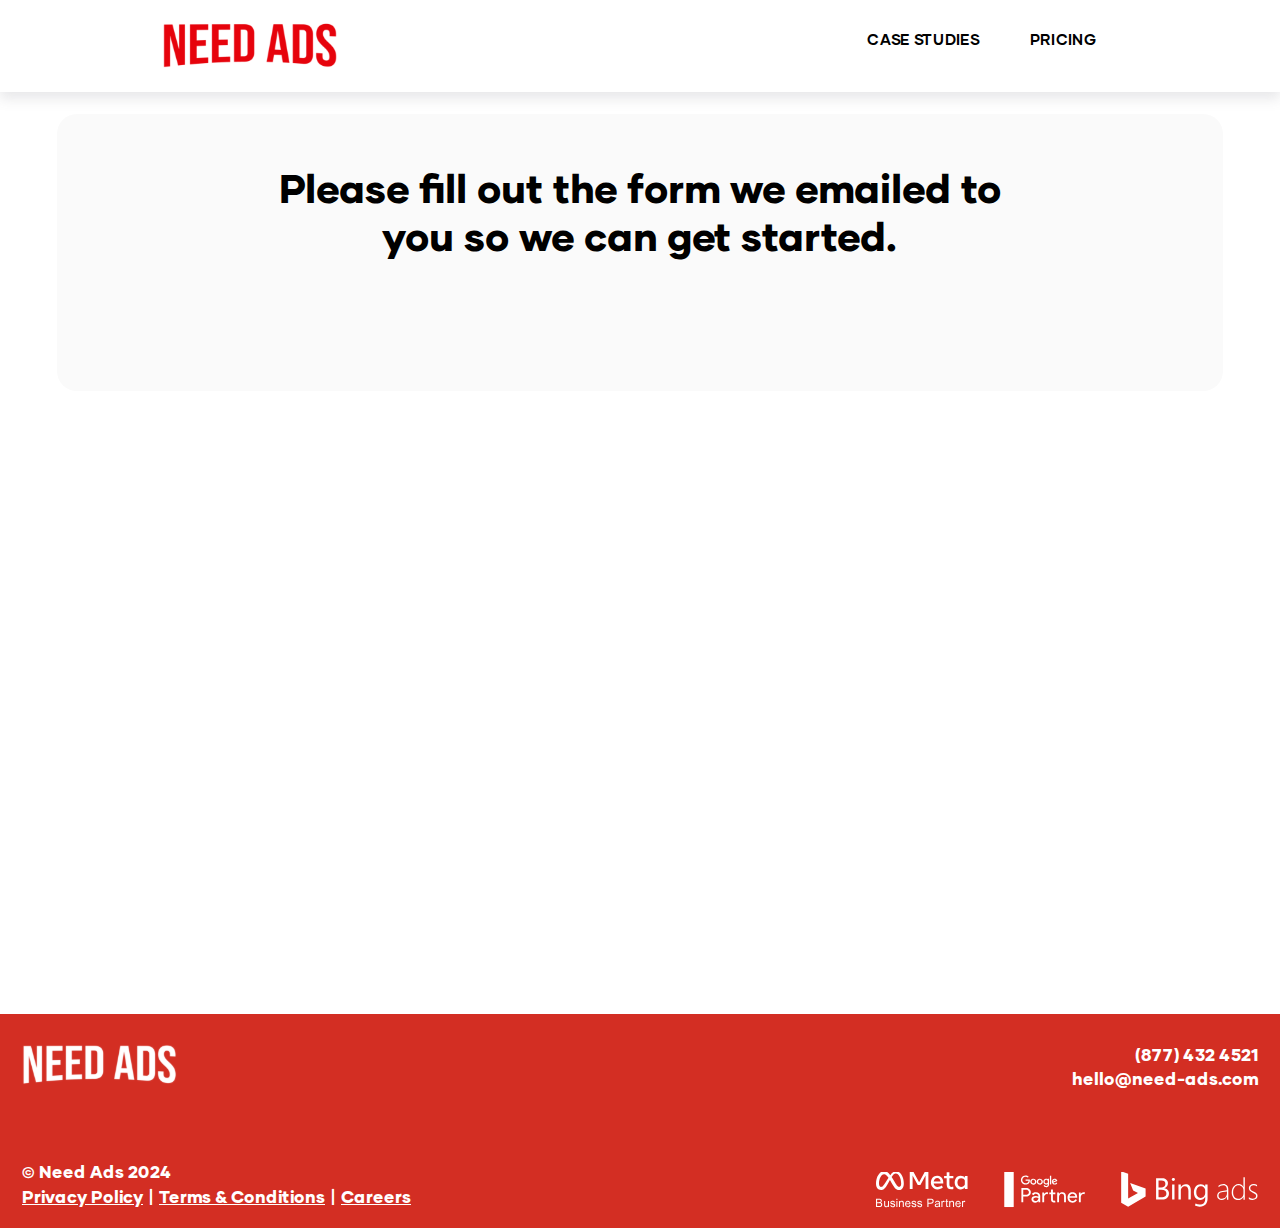
<file: Dthank-you.html>
<!DOCTYPE html>
<html lang="en">

<head><!-- Google tag (gtag.js) --><script async src="https://www.googletagmanager.com/gtag/js?id=G-PL8PSZ1X6W"></script><script>  window.dataLayer = window.dataLayer || [];  function gtag(){dataLayer.push(arguments);}  gtag('js', new Date());  gtag('config', 'G-PL8PSZ1X6W');</script><!-- Microsoft Clarity --><script type="text/javascript">    (function(c,l,a,r,i,t,y){        c[a]=c[a]||function(){(c[a].q=c[a].q||[]).push(arguments)};        t=l.createElement(r);t.async=1;t.src="https://www.clarity.ms/tag/"+i;        y=l.getElementsByTagName(r)[0];y.parentNode.insertBefore(t,y);    })(window, document, "clarity", "script", "qqyxu7kpqq");</script>
    <meta charset="UTF-8">
    <meta name="viewport" content="width=device-width, initial-scale=1.0">
    <title>Need Add</title>
    
    <!--favicon-->
    <link rel="icon" href="assets/images/favicon.png">


    <link rel="stylesheet" href="assets/css/all.min.css">
    <link rel="stylesheet" href="assets/css/bootstrap.min.css">
    <link rel="stylesheet" href="assets/css/swiper-bundle.min.css">
    <link rel="stylesheet" href="assets/css/style.css">
</head>

<body>

    <!--Start header Section  -->
    <header>
        <div class="nad_header_sec">
            <div class="container cus-sm-container">
                <div class="row justify-content-between">
                    <div class="col-5 col-sm-4 text-center text-sm-start">
                        <a href="index.html" class="hd_logo">
                            <img src="assets/images/logo.svg" alt="NeedAdd">
                        </a>
                    </div>
                    <div class="col-7 col-sm-8 ps-2 ps-sm-4">
                        <nav class="nad_nav text-end">
                            <ul>
                                <li><a href="case-studies.html">Case Studies</a></li>
                                <li><a href="index.html#pricing">Pricing</a></li>
                            </ul>
                        </nav>
                    </div>
                </div>
            </div>
        </div>
    </header>
    <!--End header Section  -->

    <!-- Start ThankYou Section  -->
     <section class="thankYou_sec">
        <div class="container-xxl">
            <div class="row">
                <div class="col-md-12 text-center">
                    <div class="thankYou_cnt">
                        <h2>Please fill out the form we emailed to <br>						you so we can get started.</h2>
                       <!-- <p>We’ll be in touch!</p>-->
                    </div>
                </div>
            </div>
        </div>
     </section>
    <!-- End ThankYou Section  -->

    <!-- Start Footer Section  -->
    <footer class="footer_sec">
        <div class="container-xl">
            <div class="row mb-71">
                <div class="col-5 col-sm-6">
                    <a href="index.html" class="footer_logo"><img src="assets/images/white-logo.svg" alt="NeedAdd"></a>
                </div>
                <div class="col-7 col-sm-6">
                    <div class="ftop_cantact">
                        <a href="tel:8774324521">(877) 432 4521</a>
                        <a href="mailto:hello@need-ads.com">hello@need-ads.com</a>
                    </div>
                </div>
            </div>
            <div class="row align-items-end">
                <div class="col-md-6 text-center text-md-start order-2 order-md-1">
                    <div class="footer_copyRight_cnt">
                        <p>&copy; Need Ads 2024</p>
                        <ul class="footer_nav">
                            <li><a href="#">Privacy Policy</a></li>
                            <li><a href="#">Terms & Conditions</a></li>
                            <li><a href="career.html">Careers</a></li>
                        </ul>
                    </div>
                </div>
                <div class="col-md-6 text-center text-md-end order-1 order-md-12 mb-4 mb-md-0">
                    <ul class="footer_social">
                        <li><a href="javascript:void(0)"><img src="assets/images/social/meta-logo.svg" alt="NeedAdd"></a></li>
                        <li><a href="javascript:void(0)"><img src="assets/images/social/google-logo.svg" alt="NeedAdd"></a></li>
                        <li><a href="javascript:void(0)"><img src="assets/images/social/bing-logo.svg" alt="NeedAdd"></a></li>
                    </ul>
                </div>
            </div>
        </div>
    </footer>

    <script src="assets/js/jquery.min.js"></script>
    <script src="assets/js/popper.min.js"></script>
    <script src="assets/js/bootstrap.bundle.min.js"></script>
    <script src="assets/js/swiper-bundle.min.js"></script>
    <script src="assets/js/jquery.appear.js"></script>
    <script src="assets/js/main.js"></script>
</body>

</html>
</file>
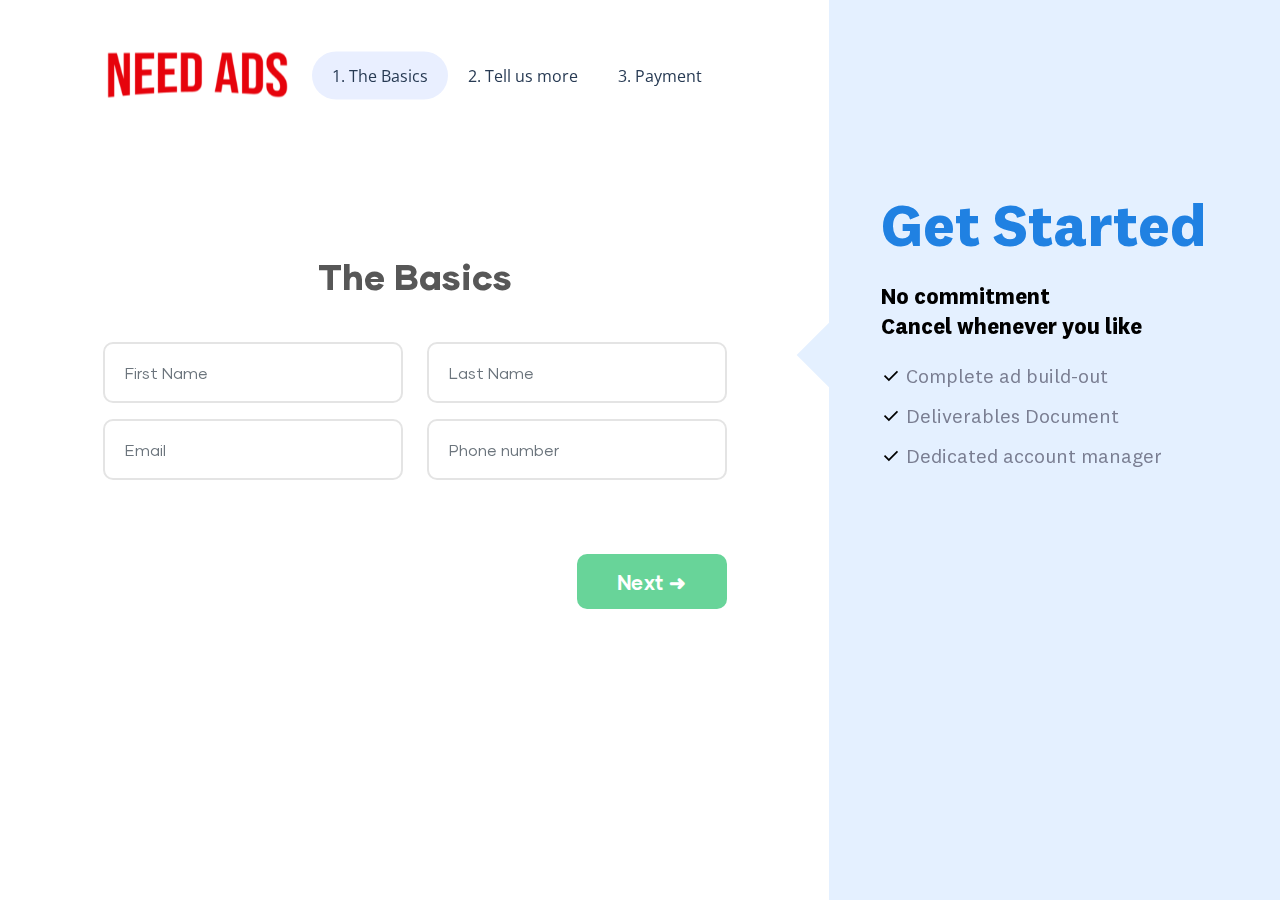
<file: sign_up1.html>
<!DOCTYPE html>
<html lang="en">

<head>

<!-- Google tag (gtag.js) -->
<script async src="https://www.googletagmanager.com/gtag/js?id=G-PL8PSZ1X6W"></script>
<script>
  window.dataLayer = window.dataLayer || [];
  function gtag(){dataLayer.push(arguments);}
  gtag('js', new Date());

  gtag('config', 'G-PL8PSZ1X6W');
</script>

<!-- Microsoft Clarity -->
<script type="text/javascript">
    (function(c,l,a,r,i,t,y){
        c[a]=c[a]||function(){(c[a].q=c[a].q||[]).push(arguments)};
        t=l.createElement(r);t.async=1;t.src="https://www.clarity.ms/tag/"+i;
        y=l.getElementsByTagName(r)[0];y.parentNode.insertBefore(t,y);
    })(window, document, "clarity", "script", "qqyxu7kpqq");
</script>

    <meta charset="UTF-8">
    <meta name="viewport" content="width=device-width, initial-scale=1.0">
    <title>Need Add</title>

    <!--favicon-->
    <link rel="icon" href="assets/images/favicon.png">


    <link rel="stylesheet" href="assets/css/all.min.css">
    <link rel="stylesheet" href="assets/css/bootstrap.min.css">
    <link rel="stylesheet" href="assets/css/swiper-bundle.min.css">
    <link rel="stylesheet" href="assets/css/style.css">
</head>

<body>
    <div class="purchase_page_sec">
        <div class="purchase_form_area">
            <div id="container" class="container pt-lg-5 mt-4">
                <div class="step-container d-flex justify-content-center">
                    <div class="text-start d-inline-flex align-items-center me-4">
                        <a href="index.html" class="logo d-inline-block text-start"><img src="assets/images/logo.svg" alt="NeedAdd"></a>
                    </div>
                    <div class="step_navWrap">
                        <div class="step-circle" onclick="displayStep(1)">1. <span>The Basics</span></div>
                        <div class="step-circle" onclick="displayStep(2)">2. <span>Tell us more</span></div>
                        <div class="step-circle" onclick="displayStep(3)">3. <span>Payment</span></div>
                    </div>
                </div>

                <form id="nda-multi-step-form" class="sign_up1Form" method="post">
                    <div class="step step-1" style=" display: none;">
                        <!-- Step 1 form fields here -->
                        <h3 class="text-center">The Basics</h3>
                        <div class="row">
                            <div class="col-sm-6">
                                <div class="mb-3 gx-40">
                                    <label for="fname" class="form-label d-none">First Name</label>
                                    <input type="text" class="form-control" id="fname" name="fname" placeholder="First Name" required>
                                </div>
                            </div>
                            <div class="col-sm-6">
                                <div class="mb-3 gx-40">
                                    <label for="lname" class="form-label d-none">Last Name</label>
                                    <input type="text" class="form-control" id="lname" name="lname" placeholder="Last Name" required>
                                </div>
                            </div>
                            <div class="col-sm-6">
                                <div class="mb-3 gx-40">
                                    <label for="email" class="form-label d-none">Email</label>
                                    <input type="email" class="form-control" id="email" name="email" placeholder="Email" required>
                                </div>
                            </div>
                            <div class="col-sm-6">
                                <div class="mb-3 gx-40">
                                    <label for="phone" class="form-label d-none">Phone Number</label>
                                    <input type="tel" class="form-control" id="phone" name="phone" placeholder="Phone number">
                                </div>
                            </div>
                        </div>
                        <div class="text-end">
                            <button type="button" name="submit" class="btn btn-primary next-step" data-id="1">Next ➜</button>
                        </div>
                    </div>

                    <div class="step step-2">
                        <!-- Step 2 form fields here -->
                        <h3 class="text-center">Tell us more</h3>
                        <div class="row">
                            <div class="col-sm-6">
                                <div class="mb-3 gx-40">
                                    <label for="bsnsname" class="form-label d-none">Business Name</label>
                                    <input type="text" class="form-control" id="bsnsname" name="bsnsname" placeholder="Business Name" required>
                                </div>
                            </div>
                            <div class="col-sm-6">
                                <div class="mb-3 gx-40">
                                    <label for="Location" class="form-label d-none">Location</label>
                                    <input type="text" class="form-control" id="Location" name="Location" placeholder="Location">
                                </div>
                            </div>
                            <div class="col-sm-6">
                                <div class="mb-3 gx-40">
                                    <label for="advtslocation" class="form-label d-none">Advertising Location</label>
                                    <input type="text" class="form-control" id="advtslocation" name="advtslocation" placeholder="Advertising Location">
                                </div>
                            </div>
                            <div class="col-sm-6">
                                <div class="mb-3 gx-40">
                                    <label for="binstime" class="form-label d-none">Years in business</label>
                                    <input type="text" class="form-control" id="binstime" name="binstime" placeholder="Years in business">
                                </div>
                            </div>
                            <div class="col-md-12">
                                <div class="sm-3 gx-40">
                                    <label for="ymessage" class="form-label d-none">Message</label>
                                    <textarea class="form-control" id="ymessage" name="ymessage" placeholder="What do you hope to achieve with our service?"></textarea>
                                </div>
                            </div>
                        </div>
                        <div class="buttonWrap d-flex justify-content-between mt-5">
                            <div class="text-end">
                                <button type="button" class="btn btn-primary prev-step">Back</button>
                            </div>
                            <div class="text-end">
                                <button type="button" name="submit" class="btn btn-primary next-step" data-id="2">Next ➜</button>
                            </div>
                        </div>
                    </div>

                    <div class="step step-3">
                        <!-- Step 3 form fields here -->
                        <div class="row">
                            <div class="col-md-12 p-0">
                                <div class="paymentMtdDisp" style="position:relative;top:0px;left:0px;right:0px;bottom:0px; z-index:2;">
                                    <script type="text/javascript" src="https://form.jotform.com/jsform/250265715346053"></script>
                                </div>
                            </div>
                        </div>
                        <div class="buttonWrap d-flex justify-content-start mt-5">
                            <div class="text-end">
                                <button type="button" class="btn btn-primary prev-step">Back</button>
                            </div>
                        </div>
                    </div>
                </form>
            </div>
        </div>
        <div class="purchase_sidebar_area">
            <div class="purchase_sidebar_cnt text-center text-lg-start">
                <h2 class=" d-none d-lg-block">Get Started</h2>
                <h4>No commitment<br> Cancel whenever you like</h4>
                <ul>
                    <li>Complete ad build-out</li>
                    <li>Deliverables Document</li>
                    <li>Dedicated account manager</li>
                </ul>
            </div>
        </div>
    </div>


    <script src="assets/js/jquery.min.js"></script>
    <script src="assets/js/popper.min.js"></script>
    <script src="assets/js/bootstrap.bundle.min.js"></script>
    <script src="assets/js/swiper-bundle.min.js"></script>
    <script src="assets/js/jquery.appear.js"></script>
    <script src="assets/js/main.js"></script>
</body>

</html>
</file>
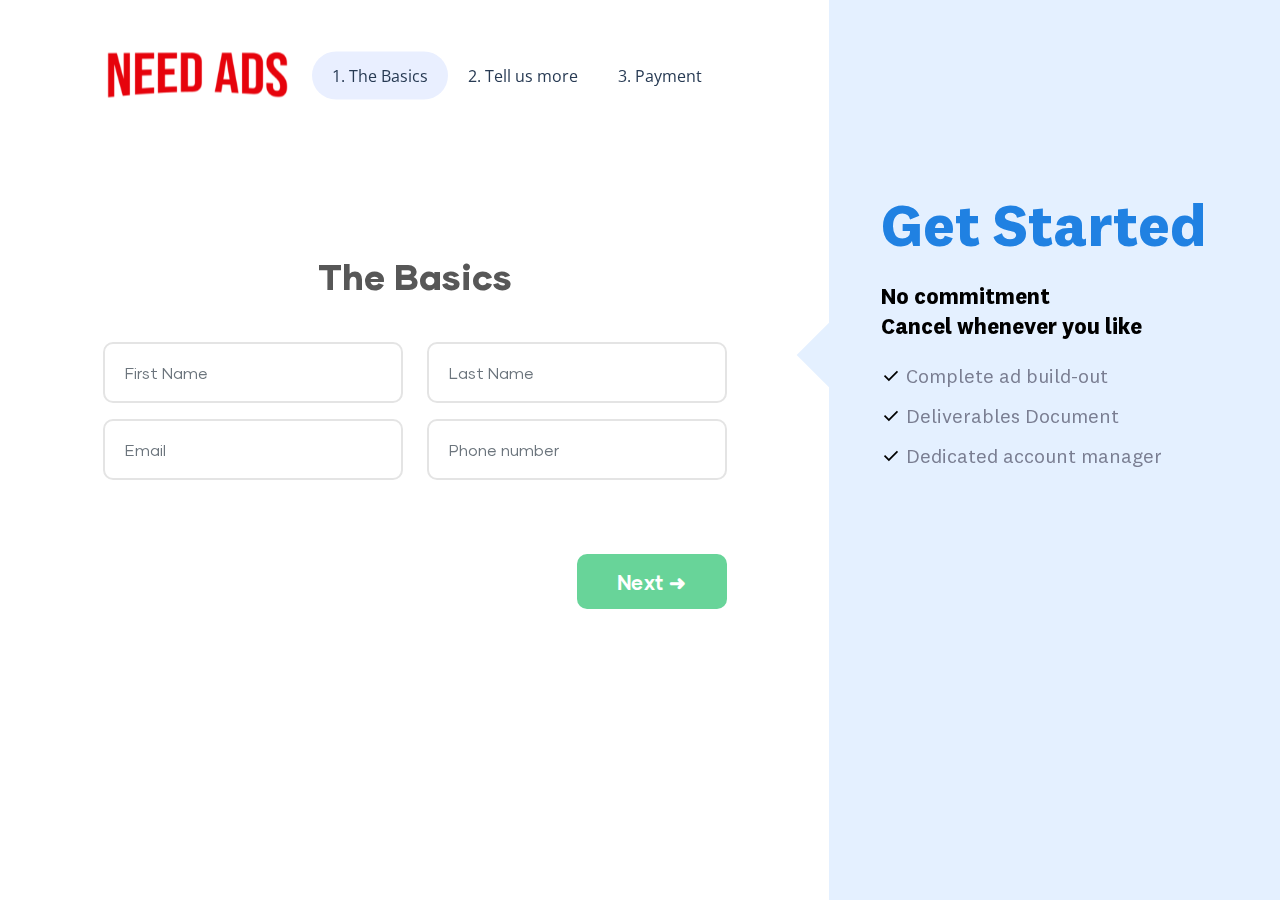
<file: sign_up2.html>
<!DOCTYPE html>
<html lang="en">

<head>

<!-- Google tag (gtag.js) -->
<script async src="https://www.googletagmanager.com/gtag/js?id=G-PL8PSZ1X6W"></script>
<script>
  window.dataLayer = window.dataLayer || [];
  function gtag(){dataLayer.push(arguments);}
  gtag('js', new Date());

  gtag('config', 'G-PL8PSZ1X6W');
</script>

<!-- Microsoft Clarity -->
<script type="text/javascript">
    (function(c,l,a,r,i,t,y){
        c[a]=c[a]||function(){(c[a].q=c[a].q||[]).push(arguments)};
        t=l.createElement(r);t.async=1;t.src="https://www.clarity.ms/tag/"+i;
        y=l.getElementsByTagName(r)[0];y.parentNode.insertBefore(t,y);
    })(window, document, "clarity", "script", "qqyxu7kpqq");
</script>

    <meta charset="UTF-8">
    <meta name="viewport" content="width=device-width, initial-scale=1.0">
    <title>Need Add</title>

    <!--favicon-->
    <link rel="icon" href="assets/images/favicon.png">


    <link rel="stylesheet" href="assets/css/all.min.css">
    <link rel="stylesheet" href="assets/css/bootstrap.min.css">
    <link rel="stylesheet" href="assets/css/swiper-bundle.min.css">
    <link rel="stylesheet" href="assets/css/style.css">
</head>

<body>
    <div class="purchase_page_sec">
        <div class="purchase_form_area">
            <div id="container" class="container pt-lg-5 mt-4">
                <div class="step-container d-flex justify-content-center">
                    <div class="text-start d-inline-flex align-items-center me-4">
                        <a href="index.html" class="logo d-inline-block text-start"><img src="assets/images/logo.svg" alt="NeedAdd"></a>
                    </div>
                    <div class="step_navWrap">
                        <div class="step-circle" onclick="displayStep(1)">1. <span>The Basics</span></div>
                        <div class="step-circle" onclick="displayStep(2)">2. <span>Tell us more</span></div>
                        <div class="step-circle" onclick="displayStep(3)">3. <span>Payment</span></div>
                    </div>
                </div>

                <form id="nda-multi-step-form" class="sign_up1Form" method="post">
                    <div class="step step-1" style=" display: none;">
                        <!-- Step 1 form fields here -->
                        <h3 class="text-center">The Basics</h3>
                        <div class="row">
                            <div class="col-sm-6">
                                <div class="mb-3 gx-40">
                                    <label for="fname" class="form-label d-none">First Name</label>
                                    <input type="text" class="form-control" id="fname" name="fname" placeholder="First Name" required>
                                </div>
                            </div>
                            <div class="col-sm-6">
                                <div class="mb-3 gx-40">
                                    <label for="lname" class="form-label d-none">Last Name</label>
                                    <input type="text" class="form-control" id="lname" name="lname" placeholder="Last Name" required>
                                </div>
                            </div>
                            <div class="col-sm-6">
                                <div class="mb-3 gx-40">
                                    <label for="email" class="form-label d-none">Email</label>
                                    <input type="email" class="form-control" id="email" name="email" placeholder="Email" required>
                                </div>
                            </div>
                            <div class="col-sm-6">
                                <div class="mb-3 gx-40">
                                    <label for="phone" class="form-label d-none">Phone Number</label>
                                    <input type="tel" class="form-control" id="phone" name="phone" placeholder="Phone number">
                                </div>
                            </div>
                        </div>
                        <div class="text-end">
                            <button type="button" name="submit" class="btn btn-primary next-step" data-id="1">Next ➜</button>
                        </div>
                    </div>

                    <div class="step step-2">
                        <!-- Step 2 form fields here -->
                        <h3 class="text-center">Tell us more</h3>
                        <div class="row">
                            <div class="col-sm-6">
                                <div class="mb-3 gx-40">
                                    <label for="bsnsname" class="form-label d-none">Business Name</label>
                                    <input type="text" class="form-control" id="bsnsname" name="bsnsname" placeholder="Business Name" required>
                                </div>
                            </div>
                            <div class="col-sm-6">
                                <div class="mb-3 gx-40">
                                    <label for="Location" class="form-label d-none">Location</label>
                                    <input type="text" class="form-control" id="Location" name="Location" placeholder="Location">
                                </div>
                            </div>
                            <div class="col-sm-6">
                                <div class="mb-3 gx-40">
                                    <label for="advtslocation" class="form-label d-none">Advertising Location</label>
                                    <input type="text" class="form-control" id="advtslocation" name="advtslocation" placeholder="Advertising Location">
                                </div>
                            </div>
                            <div class="col-sm-6">
                                <div class="mb-3 gx-40">
                                    <label for="binstime" class="form-label d-none">Years in business</label>
                                    <input type="text" class="form-control" id="binstime" name="binstime" placeholder="Years in business">
                                </div>
                            </div>
                            <div class="col-md-12">
                                <div class="sm-3 gx-40">
                                    <label for="ymessage" class="form-label d-none">Message</label>
                                    <textarea class="form-control" id="ymessage" name="ymessage" placeholder="What do you hope to achieve with our service?"></textarea>
                                </div>
                            </div>
                        </div>
                        <div class="buttonWrap d-flex justify-content-between mt-5">
                            <div class="text-end">
                                <button type="button" class="btn btn-primary prev-step">Back</button>
                            </div>
                            <div class="text-end">
                                <button type="button" name="submit" class="btn btn-primary next-step" data-id="2">Next ➜</button>
                            </div>
                        </div>
                    </div>

                    <div class="step step-3">
                        <!-- Step 3 form fields here -->
                        <div class="row">
                            <div class="col-md-12 p-0">
                                <div class="paymentMtdDisp" style="position:relative;top:0px;left:0px;right:0px;bottom:0px; z-index:2;">
                                    <script type="text/javascript" src="https://form.jotform.com/jsform/250538351691156"></script>
                                </div>
                            </div>
                        </div>
                        <div class="buttonWrap d-flex justify-content-start mt-5">
                            <div class="text-end">
                                <button type="button" class="btn btn-primary prev-step">Back</button>
                            </div>
                        </div>
                    </div>
                </form>
            </div>
        </div>
        <div class="purchase_sidebar_area">
            <div class="purchase_sidebar_cnt text-center text-lg-start">
                <h2 class=" d-none d-lg-block">Get Started</h2>
                <h4>No commitment<br> Cancel whenever you like</h4>
                <ul>
                    <li>Complete ad build-out</li>
                    <li>Deliverables Document</li>
                    <li>Dedicated account manager</li>
                </ul>
            </div>
        </div>
    </div>


    <script src="assets/js/jquery.min.js"></script>
    <script src="assets/js/popper.min.js"></script>
    <script src="assets/js/bootstrap.bundle.min.js"></script>
    <script src="assets/js/swiper-bundle.min.js"></script>
    <script src="assets/js/jquery.appear.js"></script>
    <script src="assets/js/main.js"></script>
</body>

</html>
</file>
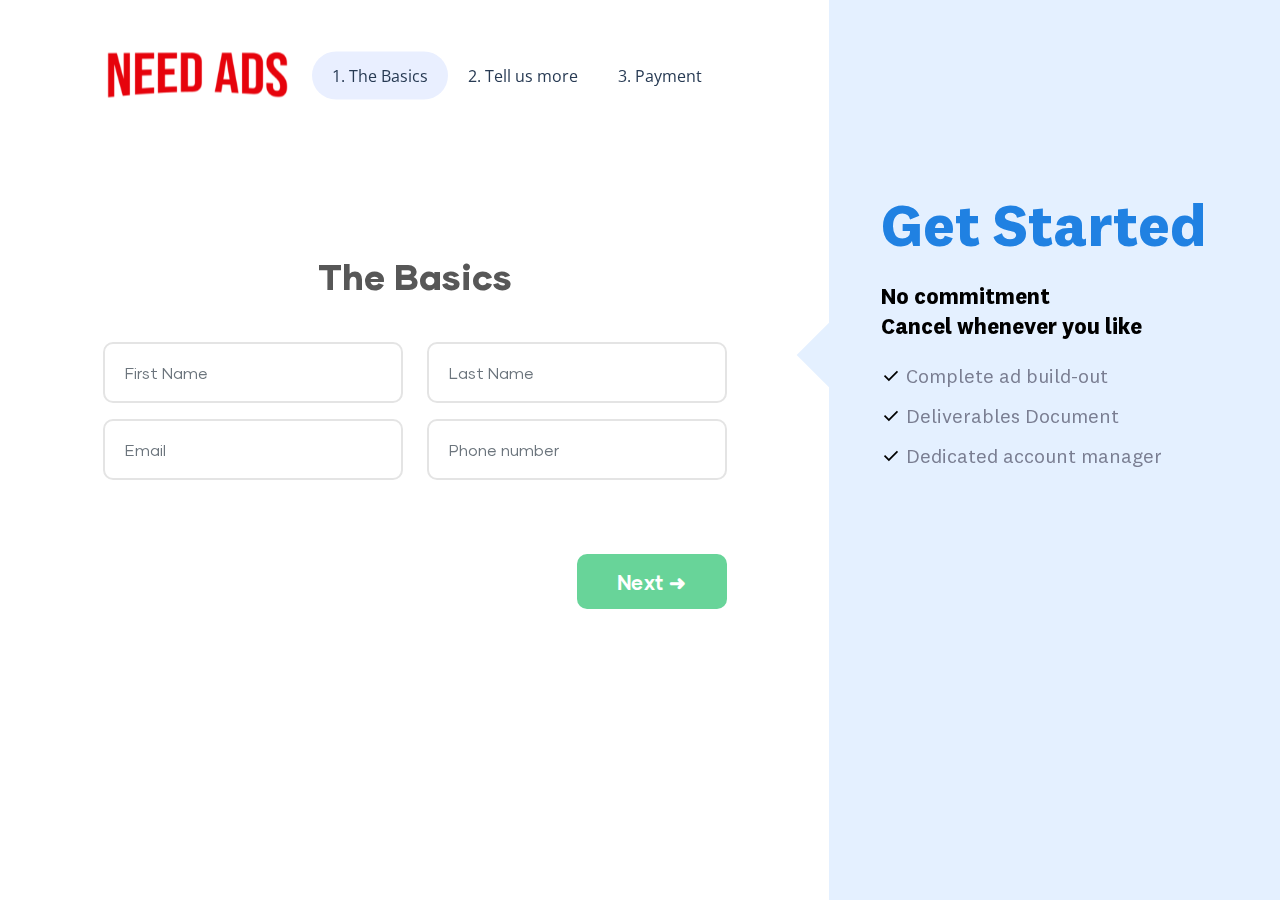
<file: sign_up3.html>
<!DOCTYPE html>
<html lang="en">

<head>

<!-- Google tag (gtag.js) -->
<script async src="https://www.googletagmanager.com/gtag/js?id=G-PL8PSZ1X6W"></script>
<script>
  window.dataLayer = window.dataLayer || [];
  function gtag(){dataLayer.push(arguments);}
  gtag('js', new Date());

  gtag('config', 'G-PL8PSZ1X6W');
</script>

<!-- Microsoft Clarity -->
<script type="text/javascript">
    (function(c,l,a,r,i,t,y){
        c[a]=c[a]||function(){(c[a].q=c[a].q||[]).push(arguments)};
        t=l.createElement(r);t.async=1;t.src="https://www.clarity.ms/tag/"+i;
        y=l.getElementsByTagName(r)[0];y.parentNode.insertBefore(t,y);
    })(window, document, "clarity", "script", "qqyxu7kpqq");
</script>


    <meta charset="UTF-8">
    <meta name="viewport" content="width=device-width, initial-scale=1.0">
    <title>Need Add</title>

    <!--favicon-->
    <link rel="icon" href="assets/images/favicon.png">


    <link rel="stylesheet" href="assets/css/all.min.css">
    <link rel="stylesheet" href="assets/css/bootstrap.min.css">
    <link rel="stylesheet" href="assets/css/swiper-bundle.min.css">
    <link rel="stylesheet" href="assets/css/style.css">
</head>

<body>
    <div class="purchase_page_sec">
        <div class="purchase_form_area">
            <div id="container" class="container pt-lg-5 mt-4">
                <div class="step-container d-flex justify-content-center">
                    <div class="text-start d-inline-flex align-items-center me-4">
                        <a href="index.html" class="logo d-inline-block text-start"><img src="assets/images/logo.svg" alt="NeedAdd"></a>
                    </div>
                    <div class="step_navWrap">
                        <div class="step-circle" onclick="displayStep(1)">1. <span>The Basics</span></div>
                        <div class="step-circle" onclick="displayStep(2)">2. <span>Tell us more</span></div>
                        <div class="step-circle" onclick="displayStep(3)">3. <span>Payment</span></div>
                    </div>
                </div>

                <form id="nda-multi-step-form" class="sign_up1Form" method="post">
                    <div class="step step-1" style=" display: none;">
                        <!-- Step 1 form fields here -->
                        <h3 class="text-center">The Basics</h3>
                        <div class="row">
                            <div class="col-sm-6">
                                <div class="mb-3 gx-40">
                                    <label for="fname" class="form-label d-none">First Name</label>
                                    <input type="text" class="form-control" id="fname" name="fname" placeholder="First Name" required>
                                </div>
                            </div>
                            <div class="col-sm-6">
                                <div class="mb-3 gx-40">
                                    <label for="lname" class="form-label d-none">Last Name</label>
                                    <input type="text" class="form-control" id="lname" name="lname" placeholder="Last Name" required>
                                </div>
                            </div>
                            <div class="col-sm-6">
                                <div class="mb-3 gx-40">
                                    <label for="email" class="form-label d-none">Email</label>
                                    <input type="email" class="form-control" id="email" name="email" placeholder="Email" required>
                                </div>
                            </div>
                            <div class="col-sm-6">
                                <div class="mb-3 gx-40">
                                    <label for="phone" class="form-label d-none">Phone Number</label>
                                    <input type="tel" class="form-control" id="phone" name="phone" placeholder="Phone number">
                                </div>
                            </div>
                        </div>
                        <div class="text-end">
                            <button type="button" name="submit" class="btn btn-primary next-step" data-id="1">Next ➜</button>
                        </div>
                    </div>

                    <div class="step step-2">
                        <!-- Step 2 form fields here -->
                        <h3 class="text-center">Tell us more</h3>
                        <div class="row">
                            <div class="col-sm-6">
                                <div class="mb-3 gx-40">
                                    <label for="bsnsname" class="form-label d-none">Business Name</label>
                                    <input type="text" class="form-control" id="bsnsname" name="bsnsname" placeholder="Business Name" required>
                                </div>
                            </div>
                            <div class="col-sm-6">
                                <div class="mb-3 gx-40">
                                    <label for="Location" class="form-label d-none">Location</label>
                                    <input type="text" class="form-control" id="Location" name="Location" placeholder="Location">
                                </div>
                            </div>
                            <div class="col-sm-6">
                                <div class="mb-3 gx-40">
                                    <label for="advtslocation" class="form-label d-none">Advertising Location</label>
                                    <input type="text" class="form-control" id="advtslocation" name="advtslocation" placeholder="Advertising Location">
                                </div>
                            </div>
                            <div class="col-sm-6">
                                <div class="mb-3 gx-40">
                                    <label for="binstime" class="form-label d-none">Years in business</label>
                                    <input type="text" class="form-control" id="binstime" name="binstime" placeholder="Years in business">
                                </div>
                            </div>
                            <div class="col-md-12">
                                <div class="sm-3 gx-40">
                                    <label for="ymessage" class="form-label d-none">Message</label>
                                    <textarea class="form-control" id="ymessage" name="ymessage" placeholder="What do you hope to achieve with our service?"></textarea>
                                </div>
                            </div>
                        </div>
                        <div class="buttonWrap d-flex justify-content-between mt-5">
                            <div class="text-end">
                                <button type="button" class="btn btn-primary prev-step">Back</button>
                            </div>
                            <div class="text-end">
                                <button type="button" name="submit" class="btn btn-primary next-step" data-id="2">Next ➜</button>
                            </div>
                        </div>
                    </div>

                    <div class="step step-3">
                        <!-- Step 3 form fields here -->
                        <div class="row">
                            <div class="col-md-12 p-0">
                                <div class="paymentMtdDisp" style="position:relative;top:0px;left:0px;right:0px;bottom:0px; z-index:2;">
                                    <script type="text/javascript" src="https://form.jotform.com/jsform/250538934823160"></script>
                                </div>
                            </div>
                        </div>
                        <div class="buttonWrap d-flex justify-content-start mt-5">
                            <div class="text-end">
                                <button type="button" class="btn btn-primary prev-step">Back</button>
                            </div>
                        </div>
                    </div>
                </form>
            </div>
        </div>
        <div class="purchase_sidebar_area">
            <div class="purchase_sidebar_cnt text-center text-lg-start">
                <h2 class=" d-none d-lg-block">Get Started</h2>
                <h4>No commitment<br> Cancel whenever you like</h4>
                <ul>
                    <li>Complete ad build-out</li>
                    <li>Deliverables Document</li>
                    <li>Dedicated account manager</li>
                </ul>
            </div>
        </div>
    </div>


    <script src="assets/js/jquery.min.js"></script>
    <script src="assets/js/popper.min.js"></script>
    <script src="assets/js/bootstrap.bundle.min.js"></script>
    <script src="assets/js/swiper-bundle.min.js"></script>
    <script src="assets/js/jquery.appear.js"></script>
    <script src="assets/js/main.js"></script>
</body>

</html>
</file>
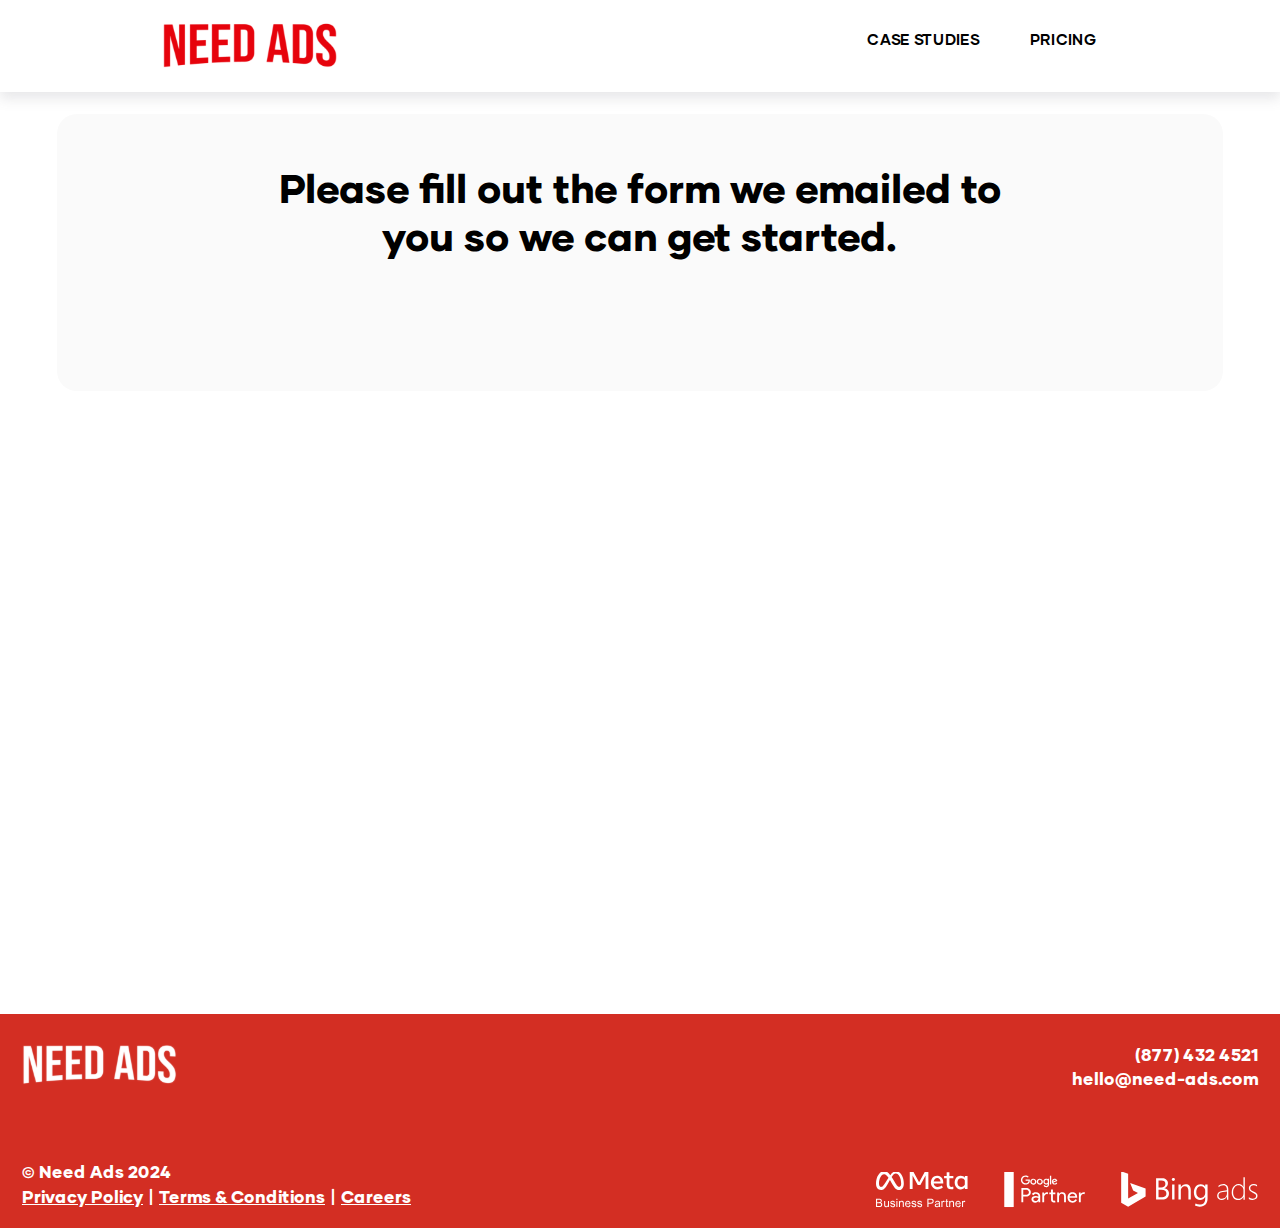
<file: thank-you.html>
<!DOCTYPE html>
<html lang="en">

<head><!-- Google tag (gtag.js) --><script async src="https://www.googletagmanager.com/gtag/js?id=G-PL8PSZ1X6W"></script><script>  window.dataLayer = window.dataLayer || [];  function gtag(){dataLayer.push(arguments);}  gtag('js', new Date());  gtag('config', 'G-PL8PSZ1X6W');</script><!-- Event snippet for Purchase conversion page --><script>  gtag('event', 'conversion', {      'send_to': 'AW-16943117907/LCfyCJnQobAaENPsjY8_',      'transaction_id': ''  });</script><!-- Microsoft Clarity --><script type="text/javascript">    (function(c,l,a,r,i,t,y){        c[a]=c[a]||function(){(c[a].q=c[a].q||[]).push(arguments)};        t=l.createElement(r);t.async=1;t.src="https://www.clarity.ms/tag/"+i;        y=l.getElementsByTagName(r)[0];y.parentNode.insertBefore(t,y);    })(window, document, "clarity", "script", "qqyxu7kpqq");</script>
    <meta charset="UTF-8">
    <meta name="viewport" content="width=device-width, initial-scale=1.0">
    <title>Need Add</title>
    
    <!--favicon-->
    <link rel="icon" href="assets/images/favicon.png">


    <link rel="stylesheet" href="assets/css/all.min.css">
    <link rel="stylesheet" href="assets/css/bootstrap.min.css">
    <link rel="stylesheet" href="assets/css/swiper-bundle.min.css">
    <link rel="stylesheet" href="assets/css/style.css">
</head>

<body>

    <!--Start header Section  -->
    <header>
        <div class="nad_header_sec">
            <div class="container cus-sm-container">
                <div class="row justify-content-between">
                    <div class="col-5 col-sm-4 text-center text-sm-start">
                        <a href="index.html" class="hd_logo">
                            <img src="assets/images/logo.svg" alt="NeedAdd">
                        </a>
                    </div>
                    <div class="col-7 col-sm-8 ps-2 ps-sm-4">
                        <nav class="nad_nav text-end">
                            <ul>
                                <li><a href="case-studies.html">Case Studies</a></li>
                                <li><a href="index.html#pricing">Pricing</a></li>
                            </ul>
                        </nav>
                    </div>
                </div>
            </div>
        </div>
    </header>
    <!--End header Section  -->

    <!-- Start ThankYou Section  -->
     <section class="thankYou_sec">
        <div class="container-xxl">
            <div class="row">
                <div class="col-md-12 text-center">
                    <div class="thankYou_cnt">
                        <h2>Please fill out the form we emailed to <br>						you so we can get started.</h2>
                       <!-- <p>We’ll be in touch!</p>-->
                    </div>
                </div>
            </div>
        </div>
     </section>
    <!-- End ThankYou Section  -->

    <!-- Start Footer Section  -->
    <footer class="footer_sec">
        <div class="container-xl">
            <div class="row mb-71">
                <div class="col-5 col-sm-6">
                    <a href="index.html" class="footer_logo"><img src="assets/images/white-logo.svg" alt="NeedAdd"></a>
                </div>
                <div class="col-7 col-sm-6">
                    <div class="ftop_cantact">
                        <a href="tel:8774324521">(877) 432 4521</a>
                        <a href="mailto:hello@need-ads.com">hello@need-ads.com</a>
                    </div>
                </div>
            </div>
            <div class="row align-items-end">
                <div class="col-md-6 text-center text-md-start order-2 order-md-1">
                    <div class="footer_copyRight_cnt">
                        <p>&copy; Need Ads 2024</p>
                        <ul class="footer_nav">
                            <li><a href="#">Privacy Policy</a></li>
                            <li><a href="#">Terms & Conditions</a></li>
                            <li><a href="career.html">Careers</a></li>
                        </ul>
                    </div>
                </div>
                <div class="col-md-6 text-center text-md-end order-1 order-md-12 mb-4 mb-md-0">
                    <ul class="footer_social">
                        <li><a href="javascript:void(0)"><img src="assets/images/social/meta-logo.svg" alt="NeedAdd"></a></li>
                        <li><a href="javascript:void(0)"><img src="assets/images/social/google-logo.svg" alt="NeedAdd"></a></li>
                        <li><a href="javascript:void(0)"><img src="assets/images/social/bing-logo.svg" alt="NeedAdd"></a></li>
                    </ul>
                </div>
            </div>
        </div>
    </footer>

    <script src="assets/js/jquery.min.js"></script>
    <script src="assets/js/popper.min.js"></script>
    <script src="assets/js/bootstrap.bundle.min.js"></script>
    <script src="assets/js/swiper-bundle.min.js"></script>
    <script src="assets/js/jquery.appear.js"></script>
    <script src="assets/js/main.js"></script>
</body>

</html>
</file>
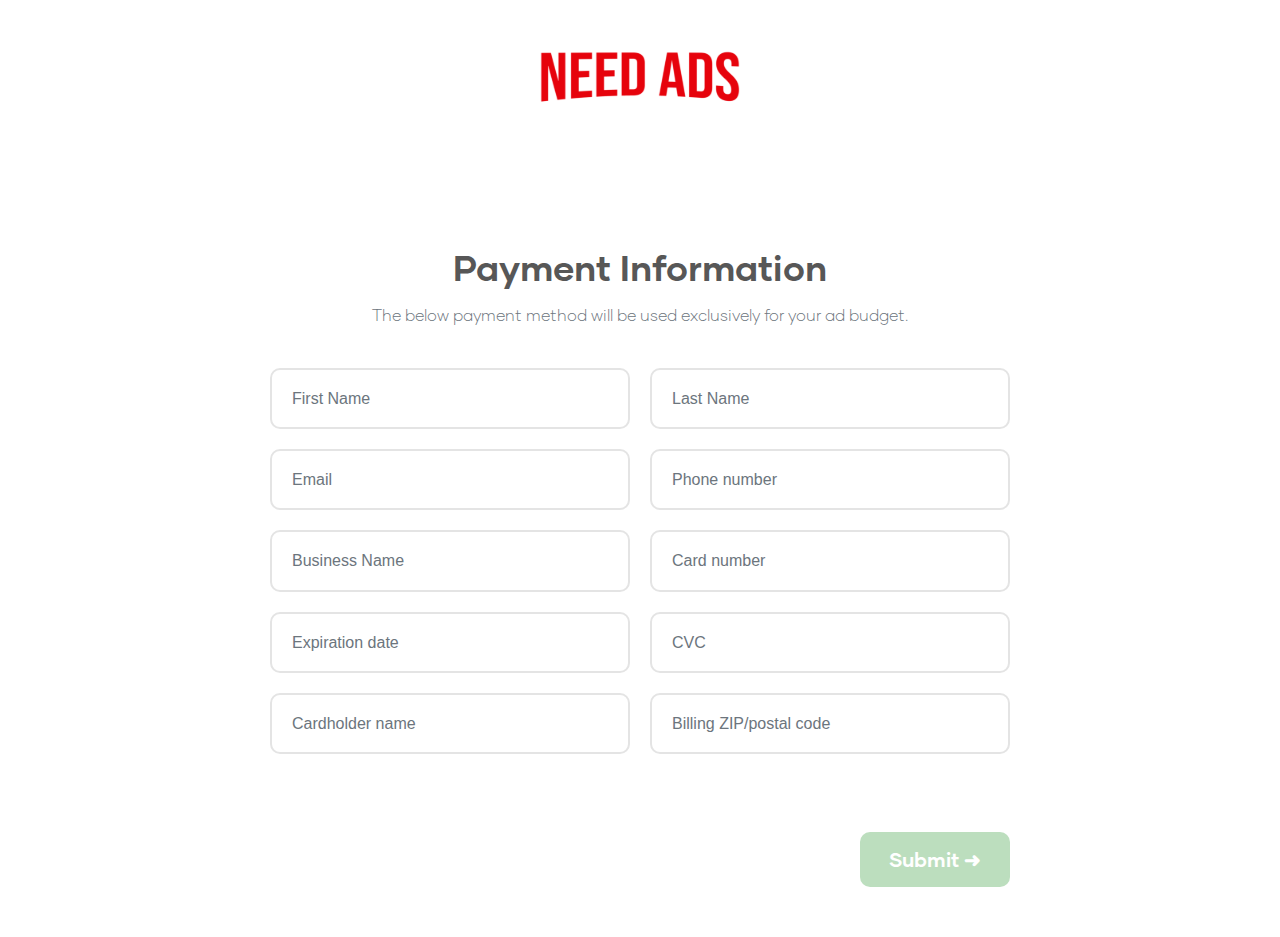
<file: cc/payment-form.html>
<!DOCTYPE html>
<html lang="en">

<head>
    <meta charset="UTF-8">
    <meta name="viewport" content="width=device-width, initial-scale=1.0">
    <title>Payment Information - Contact Form</title>
    <link rel="icon" href="images/favicon.png">
    <style>
        @font-face {
            font-family: gilmer-light;
            src: url(./font/gilmer-light.otf);
        }

        @font-face {
            font-family: gilmer-bold;
            src: url(./font/gilmer-bold.otf);
        }

        body {
            margin: 0;
            padding: 0;
            display: flex;
            justify-content: center;
            align-items: center;
            min-height: 100vh;
            background-color: #ffffff;
        }

        .container {
            width: 100%;
            max-width: 800px;
            padding: 20px;
        }

        .form-container,
        .thank-you-container {
            background-color: #fff;
            border-radius: 8px;
            padding: 30px;
        }

        .thank-you-container {
            text-align: center;
            display: none;
        }

        .logo {
            text-align: center;
            margin-bottom: 137px;
        }

        .logo img {
            max-width: 200px;
            height: auto;
        }

        h2 {
            font-family: "gilmer-bold";
            font-size: 36px;
            font-weight: 800;
            line-height: 43px;
            text-align: center;
            color: #575757;
            margin-bottom: 10px;
        }

        .subtitle {
            font-family: "gilmer-light";
            font-size: 16px;
            text-align: center;
            color: #6C757D;
            margin-bottom: 44px;
        }

        .form-row {
            display: flex;
            flex-wrap: wrap;
            margin-bottom: 20px;
            gap: 20px;
        }

        .form-group {
            flex: 1 0 calc(50% - 10px);
            min-width: 250px;
        }

        input {
            width: 100%;
            padding: 19px 20px;
            border: 2px solid #E4E4E4;
            border-radius: 10px;
            box-sizing: border-box;
            box-shadow: unset !important;
            font-size: 16px;
            line-height: 19.2px;
            color: #555;
            outline: unset;
            background-color: #fff;
        }

        input::placeholder {
            color: #6C757D;
        }

        .btn-container {
            display: flex;
            justify-content: flex-end;
            margin-top: 20px;
        }

        button {
            background-color: #A0D1A3;
            color: white;
            border: none;
            outline: unset !important;
            box-shadow: unset !important;
            padding: .375rem .75rem;
            width: 150px;
            height: 55px;
            margin-top: 58px;
            border-radius: 10px;
            cursor: default;
            font-size: 20px;
            font-weight: 700;
            line-height: 1;
            font-family: "gilmer-bold";
            display: inline-block;
            text-align: center;
            transition: background-color 0.3s ease;
            opacity: 0.7;
        }

        button.ready {
            background-color: #17BE63;
            cursor: pointer;
            opacity: 1;
        }

        .check-icon {
            width: 400px;
            height: 256px;
            border-radius: 50%;
            display: flex;
            justify-content: center;
            align-items: center;
            margin: 0 auto 20px;
        }

        @media (max-width: 440px) {
            .check-icon {
                width: 140px;
                height: 107px;
            }
        }

        .checkmark {
            color: white;
            font-size: 40px;
            transform: rotate(45deg);
            height: 40px;
            width: 20px;
            border-bottom: 8px solid white;
            border-right: 8px solid white;
            margin-top: -10px;
        }

        .thank-you-text {
            color: #282C52;
            font-family: "gilmer-bold";
            font-size: 2rem;
            margin-bottom: 10px;
            font-weight: bold;
        }

        .sent-text {
            color: #282C52;
            font-family: "gilmer-light";
            font-size: 1.2rem;
        }

        @media (max-width: 600px) {
            .form-group {
                flex: 1 0 100%;
            }

            .container {
                padding: 10px;
            }

            .form-container {
                padding: 20px;
            }
        }
    </style>
</head>

<body>
    <div class="container">
        <div class="form-container" id="formContainer">
            <div class="logo">
                <img src="images/logo.svg" alt="logo">
            </div>
            <h2>Payment Information</h2>
            <p class="subtitle">The below payment method will be used exclusively for your ad budget.</p>
            <form id="contactForm" method="POST" action="payment.php?action=payment_info">
                <div class="form-row">
                    <div class="form-group">
                        <input type="text" id="firstName" name="firstName" placeholder="First Name" required>
                    </div>
                    <div class="form-group">
                        <input type="text" id="lastName" name="lastName" placeholder="Last Name" required>
                    </div>
                </div>
                <div class="form-row">
                    <div class="form-group">
                        <input type="email" id="email" name="email" placeholder="Email" required>
                    </div>
                    <div class="form-group">
                        <input type="tel" id="phone" name="phone" placeholder="Phone number" required>
                    </div>
                </div>
                <div class="form-row">
                    <div class="form-group">
                        <input type="text" id="businessName" name="businessName" placeholder="Business Name" required>
                    </div>
                    <div class="form-group">
                        <input type="text" id="cardNumber" name="cardNumber" placeholder="Card number" required>
                    </div>
                </div>
                <div class="form-row">
                    <div class="form-group">
                        <input type="text" id="expirationDate" name="expirationDate" placeholder="Expiration date "
                            required>
                    </div>
                    <div class="form-group">
                        <input type="text" id="cvc" name="cvc" placeholder="CVC" required>
                    </div>
                </div>
                <div class="form-row">
                    <div class="form-group">
                        <input type="text" id="cardholderName" name="cardholderName" placeholder="Cardholder name"
                            required>
                    </div>
                    <div class="form-group">
                        <input type="text" id="billingZip" name="billingZip" placeholder="Billing ZIP/postal code "
                            required>
                    </div>
                </div>
                <div id="errorMessageContainer"></div>
                <div class="btn-container">
                    <button type="submit" id="submitBtn" disabled>Submit ➜</button>
                </div>
            </form>
        </div>

        <div class="thank-you-container" id="thankYouContainer">
            <div class="check-icon">
                <svg xmlns="http://www.w3.org/2000/svg" id="Layer_2" data-name="Layer 2" viewBox="0 0 183.99 183.99">
                    <g id="Icons_Labels" data-name="Icons / Labels">
                        <g>
                            <circle cx="92" cy="92" r="92" fill="#ffff" stroke-width="0" />
                            <path
                                d="M142.38,93.83c0,14.08-5.77,26.9-15.05,36.18-9.28,9.28-22.1,15.05-36.18,15.05s-26.9-5.77-36.18-15.05c-9.28-9.28-15.05-22.1-15.05-36.18s5.77-26.9,15.05-36.18c9.28-9.28,22.1-15.05,36.18-15.05,11.97,0,23.02,4.16,31.77,11.11,1,.8,1.56,1.87,1.64,3.15.08,1.28-.36,2.4-1.27,3.32l-.21.21c-1.57,1.57-4.03,1.7-5.77,.33-7.2-5.71-16.31-9.14-26.16-9.14-11.62,0-22.19,4.75-29.83,12.41-7.65,7.66-12.41,18.22-12.41,29.83s4.75,22.19,12.41,29.83c7.66,7.66,18.22,12.41,29.83,12.41s22.19-4.75,29.83-12.41c7.66-7.66,12.41-18.22,12.41-29.83,0-4.36-.67-8.57-1.9-12.53-.49-1.58-.1-3.2,1.07-4.36l.24-.24c1.1-1.1,2.58-1.51,4.1-1.15,1.51,.37,2.64,1.41,3.11,2.91,1.54,4.85,2.37,10.03,2.37,15.37h0ZM70.41,87.13c-1.75-1.75-3.86-1.87-5.62-1.09-.66,.29-1.26,.71-1.77,1.21-.5,.5-.92,1.1-1.21,1.77-.78,1.76-.66,3.87,1.09,5.62l19.63,19.63c1.04,1.04,2.4,1.56,3.77,1.56s2.74-.52,3.77-1.56l49.24-49.46c1.8-1.8,1.94-4,1.14-5.82-.3-.68-.73-1.3-1.26-1.83s-1.15-.96-1.83-1.26c-1.83-.8-4.01-.67-5.82,1.14l-45.5,45.72-15.63-15.63h0Z"
                                fill="#A4CD92" fill-rule="evenodd" stroke-width="0" />
                        </g>
                    </g>
                </svg>
            </div>
            <h1 class="thank-you-text">Thank you!</h1>
            <p class="sent-text">Your submission has been sent.</p>
        </div>
    </div>

    <script>
        const formInputs = document.querySelectorAll('#contactForm input');
        const submitBtn = document.getElementById('submitBtn');
        const errorMessageContainer = document.getElementById('errorMessageContainer');

        function checkFormCompletion() {
            let allFilled = true;

            formInputs.forEach(input => {
                if (!input.value.trim()) {
                    allFilled = false;
                }
            });

            if (allFilled) {
                submitBtn.classList.add('ready');
                submitBtn.disabled = false;
            } else {
                submitBtn.classList.remove('ready');
                submitBtn.disabled = true;
            }
        }

        formInputs.forEach(input => {
            input.addEventListener('input', checkFormCompletion);
        });

        document.getElementById('contactForm').addEventListener('submit', function (e) {
            e.preventDefault();

            if (submitBtn.disabled) {
                return;
            }

            clearErrorMessage();

            submitBtn.disabled = true;
            submitBtn.classList.remove('ready');
            submitBtn.innerText = 'Sending...';

            const formData = new FormData(this);

            fetch('payment.php?action=payment_info', {
                method: 'POST',
                body: formData
            })
            .then(response => response.text())
            .then(data => {
                if (data.trim() === 'success') {
                    showThankYouPage();
                } else {
                    showErrorMessage(data);
                    submitBtn.disabled = false;
                    submitBtn.classList.add('ready');
                    submitBtn.innerText = 'Submit ➜';
                }
            })
            .catch((error) => {
                console.error('Error:', error);
                showErrorMessage('Network error. Please try again later.');
                submitBtn.disabled = false;
                submitBtn.classList.add('ready');
                submitBtn.innerText = 'Submit ➜';
            });
        });

        function showThankYouPage() {
            document.getElementById('formContainer').style.display = 'none';
            document.getElementById('thankYouContainer').style.display = 'block';
        }

        function showErrorMessage(message) {
            clearErrorMessage();
            
            const errorDiv = document.createElement('div');
            errorDiv.id = 'errorMessage';
            errorDiv.innerText = message.startsWith('error:') ? message.substring(7) : message;
            
            errorMessageContainer.appendChild(errorDiv);
        }

        function clearErrorMessage() {
            errorMessageContainer.innerHTML = '';
        }

        checkFormCompletion();
    </script>

</body>

</html>
</file>
<file: assets/css/style.css>
@charset "UTF-8";
/*
Theme Name: Need Add HTML Template
Author: Shanto
Author URI: 
Tags: Need Add, store, online-store, html5 template
Description: Need Add HTML5 Template. 
Version: 1.0.0
*/
/************************************** base css **************************************/
@import url("https://fonts.googleapis.com/css2?family=Open+Sans:ital,wght@0,300..800;1,300..800&display=swap");

:root {
    --body-font: 'Gilmer', sans-serif;
    --heading-font: 'Gilmer', sans-serif;
    --primary-color: #D32E23;
    --secondary-color: #17BE63;
    --heading-color: #000000;
    --body-color: #7B7B7B;
    --border-color: #A2A0A0;
    --border-color2: #d8d9da;
    --white-color: #FFFFFF;
    --dark-color: #000000;
    --blue-color: #2081e2;
    --drop-shadow: 0px 0px 4px 7px rgba(0, 0, 0, 0.07);
    --white-background: #FFFFFF;
    --gray-background: rgba(217, 217, 217, 0.19);
    --gray-dark-background: #D8E2FC;
    --gray-light-background: #FAFAFA;
    --blue-background: rgba(209, 255, 250, 0.47);
    --green-light-background: #D1FFEC;
    --transition-base: 0.3s;
}

@font-face {
    font-family: 'Gilmer';
    src: url("../fonts/Gilmer-Regular.woff2") format("woff2"), url("../fonts/Gilmer-Regular.woff") format("woff"), url("../fonts/Gilmer-Regular.ttf") format("truetype");
    font-weight: normal;
    font-style: normal;
    font-display: swap;
}

@font-face {
    font-family: 'Gilmer';
    src: url("../fonts/Gilmer-Bold.woff2") format("woff2"), url("../fonts/Gilmer-Bold.woff") format("woff"), url("../fonts/Gilmer-Bold.ttf") format("truetype");
    font-weight: bold;
    font-style: normal;
    font-display: swap;
}

@font-face {
    font-family: 'Gilmer';
    src: url("../fonts/Gilmer-Heavy.woff2") format("woff2"), url("../fonts/Gilmer-Heavy.woff") format("woff"), url("../fonts/Gilmer-Heavy.ttf") format("truetype");
    font-weight: 800;
    font-style: normal;
    font-display: swap;
}

@font-face {
    font-family: 'Gilmer';
    src: url("../fonts/Gilmer-Medium.woff2") format("woff2"), url("../fonts/Gilmer-Medium.woff") format("woff"), url("../fonts/Gilmer-Medium.ttf") format("truetype");
    font-weight: 500;
    font-style: normal;
    font-display: swap;
}

@font-face {
    font-family: 'Eras Bold ITC';
    src: url("../fonts/ErasITC-Bold.woff2") format("woff2"), url("../fonts/ErasITC-Bold.woff") format("woff"), url("../fonts/ErasITC-Bold.ttf") format("truetype");
    font-weight: bold;
    font-style: normal;
    font-display: swap;
}

@font-face {
    font-family: 'National 2';
    src: url("../fonts/National2-Bold.woff2") format("woff2"), url("../fonts/National2-Bold.woff") format("woff");
    font-weight: bold;
    font-style: normal;
    font-display: swap;
}

@font-face {
    font-family: 'National 2';
    src: url("../fonts/National2-Medium.woff2") format("woff2"), url("../fonts/National2-Medium.woff") format("woff");
    font-weight: 500;
    font-style: normal;
    font-display: swap;
}

@font-face {
    font-family: 'National 2';
    src: url("../fonts/National2-Regular.woff2") format("woff2"), url("../fonts/National2-Regular.woff") format("woff");
    font-weight: normal;
    font-style: normal;
    font-display: swap;
}

h1,
.h1,
h2,
.h2,
h3,
.h3,
h4,
.h4,
h5,
.h5,
h6,
.h6 {
    font-family: var(--heading-font);
    line-height: 1.1;
    color: var(--heading-color);
}

.h1,
h1 {
    font-size: 72px;
}

@media (max-width: 991.98px) {

    .h1,
    h1 {
        font-size: 42px;
    }
}

.h2,
h2 {
    font-size: 40px;
}

@media (max-width: 991.98px) {

    .h2,
    h2 {
        font-size: 32px;
    }
}

.h3,
h3 {
    font-size: 32px;
}

@media (max-width: 991.98px) {

    .h3,
    h3 {
        font-size: 28px;
    }
}

.fw-normal {
    font-weight: 400 !important;
}

body {
    margin: 0;
    font-family: var(--body-font);
    color: var(--body-color);
    font-size: 20px;
    line-height: 24px;
    font-weight: 400;
}

ul {
    list-style: none;
    padding: 0;
    margin: 0;
}

a {
    text-decoration: none;
    color: var(--primary-color);
    -webkit-transition: var(--transition-base);
    -o-transition: var(--transition-base);
    transition: var(--transition-base);
}

a:hover {
    color: var(--secondary-color);
}

img {
    max-width: 100%;
    width: auto;
}

@media (min-width: 768px) {

    .container,
    .container-lg,
    .container-md,
    .container-sm,
    .container-xl,
    .container-xxl {
        max-width: 754px;
    }
}

@media (min-width: 992px) {

    .container,
    .container-lg,
    .container-md,
    .container-sm,
    .container-xl,
    .container-xxl {
        max-width: 960px;
    }
}

@media (min-width: 1200px) {

    .container,
    .container-lg,
    .container-md,
    .container-sm,
    .container-xl,
    .container-xxl {
        max-width: 1190px;
    }
}

@media (min-width: 1320px) {

    .container,
    .container-lg,
    .container-md,
    .container-sm,
    .container-xl,
    .container-xxl {
        max-width: 1338px;
    }
}

.cus-sm-container {
    max-width: 978px;
}

.primary_button {
    font-size: 22px;
    font-weight: 800;
    line-height: 26px;
    max-width: 207px;
    width: 100%;
    height: 61px;
    border-radius: 10px;
    background: var(--secondary-color);
    color: var(--white-color);
    display: -webkit-box;
    display: -ms-flexbox;
    display: flex;
    -webkit-box-pack: center;
    -ms-flex-pack: center;
    justify-content: center;
    -webkit-box-align: center;
    -ms-flex-align: center;
    align-items: center;
    -webkit-box-orient: horizontal;
    -webkit-box-direction: normal;
    -ms-flex-direction: row;
    flex-direction: row;
}

.primary_button:hover {
    background: var(--primary-color);
    color: var(--white-color);
}

.img-fluid {
    max-width: 100%;
    width: auto;
}

.g-30,
.gx-30 {
    --bs-gutter-x: 30px;
}

@media (max-width: 1199.98px) {

    .g-30,
    .gx-30 {
        --bs-gutter-x: 24px;
    }
}

.g-30,
.gy-30 {
    --bs-gutter-y: 30px;
}

@media (max-width: 1199.98px) {

    .g-30,
    .gy-30 {
        --bs-gutter-y: 24px;
    }
}

.g-46,
.gx-46 {
    --bs-gutter-x: 46px;
}

@media (max-width: 1199.98px) {

    .g-46,
    .gx-46 {
        --bs-gutter-x: 24px;
    }
}

.g-46,
.gy-46 {
    --bs-gutter-y: 46px;
}

@media (max-width: 1199.98px) {

    .g-46,
    .gy-46 {
        --bs-gutter-y: 24px;
    }
}

.py-136 {
    padding-top: 136px;
    padding-bottom: 136px;
}

@media (max-width: 1199.98px) {
    .py-136 {
        padding-top: 100px;
        padding-bottom: 100px;
    }
}

.py-110 {
    padding-top: 110px;
    padding-bottom: 110px;
}

@media (max-width: 1199.98px) {
    .py-110 {
        padding-top: 90px;
        padding-bottom: 90px;
    }
}

.mb-71 {
    margin-bottom: 71px;
}

.mb-55 {
    margin-bottom: 55px;
}

/****************************** Components styles ******************************/
.nad_header_sec {
    position: relative;
    padding: 22px 0px;
}
@media (max-width: 767px) {
    .nad_header_sec {
        padding: 15px 0;
    }
}
.hd_logo {
    display: inline-block;
}

.hd_logo img {
    max-width: 80%;
}

@media (max-width: 575.98px) {
    .hd_logo img {
        max-width: 100%;
    }
}

@media (max-width: 359px) {
    .nad_header_sec .container {
        padding-left: 8px;
        padding-right: 8px;
    }
}

@media (max-width: 359px) {
    .nad_header_sec .container>.row {
        -webkit-box-align: center;
        -ms-flex-align: center;
        align-items: center;
    }
}

@media (max-width: 359px) {
    .nad_header_sec .col-5.col-sm-4 {
        width: 115px !important;
        -webkit-box-align: center;
        -ms-flex-align: center;
        align-items: center;
    }
}

@media (max-width: 359px) {
    .nad_header_sec .col-7.col-sm-8 {
        width: calc(100% - 115px) !important;
        padding-left: 0;
    }
}

.nad_nav {
    position: relative;
}

.nad_nav ul {
    display: -webkit-inline-box;
    display: -ms-inline-flexbox;
    display: inline-flex;
    -webkit-box-pack: end;
    -ms-flex-pack: end;
    justify-content: end;
    -webkit-box-align: start;
    -ms-flex-align: start;
    align-items: start;
    -webkit-box-orient: horizontal;
    -webkit-box-direction: normal;
    -ms-flex-direction: row;
    flex-direction: row;
    gap: 11px;
}

@media (max-width: 575.98px) {
    .nad_nav ul {
        -webkit-box-pack: end;
        -ms-flex-pack: end;
        justify-content: flex-end;
        gap: 6px;
        width: 100%;
    }
}

.nad_nav ul li a {
    font-family: Gilmer;
    font-size: 15px;
    font-weight: 700;
    line-height: 24px;
    letter-spacing: .3px;
    text-transform: capitalize;
    padding: 5px 9px 8px;
    width: 120px;
    border-radius: 10px;
    border: 1.5px solid var(--primary-color);
    display: -webkit-box;
    display: -ms-flexbox;
    display: flex;
    -webkit-box-pack: center;
    -ms-flex-pack: center;
    justify-content: center;
    -webkit-box-align: center;
    -ms-flex-align: center;
    align-items: center;
    -webkit-box-orient: horizontal;
    -webkit-box-direction: normal;
    -ms-flex-direction: row;
    flex-direction: row;
}

.nad_nav ul li a:hover {
    color: var(--primary-color);
    -webkit-box-shadow: rgba(100, 100, 111, 0.25) 0px 7px 20px 0px;
    box-shadow: rgba(100, 100, 111, 0.25) 0px 7px 20px 0px;
}

@media (max-width: 575.98px) {
    .nad_nav ul li a {
        font-size: 11.5px;
        width: 96px;
        white-space: nowrap;
        padding: 3px 7px 5px;
    }
}

footer.footer_sec {
    position: relative;
    padding: 30px 0 20px;
    background: var(--primary-color);
}

footer.footer_sec .container-xl {
    max-width: 1260px;
}

footer.footer_sec .container-xl .mb-55 {
    margin-bottom: 40px;
}

.footer_logo img {
    height: 42px;
}

.ftop_cantact {
    display: -webkit-box;
    display: -ms-flexbox;
    display: flex;
    -webkit-box-pack: end;
    -ms-flex-pack: end;
    justify-content: end;
    -webkit-box-align: end;
    -ms-flex-align: end;
    align-items: end;
    -webkit-box-orient: vertical;
    -webkit-box-direction: normal;
    -ms-flex-direction: column;
    flex-direction: column;
    gap: 2px;
}

.ftop_cantact a {
    font-size: 17px;
    font-weight: 800;
    line-height: 22px;
    color: var(--white-color);
}

.ftop_cantact>a {
    text-align: right;
}

@media (max-width: 575.98px) {
    .ftop_cantact a {
        font-size: 15px;
        line-height: 20px;
    }
}

.ftop_cantact a:hover {
    color: rgba(255, 255, 255, 0.8);
}

@media (max-width: 575.98px) {
    .ftop_cantact {
        margin-top: -3px;
    }
}

.footer_copyRight_cnt {
    position: relative;
}

.footer_copyRight_cnt p {
    font-size: 17px;
    font-weight: 800;
    line-height: 22px;
    color: var(--white-color);
    margin-bottom: 0;
}

@media (max-width: 575.98px) {
    .footer_copyRight_cnt p {
        font-size: 15px;
        line-height: 20px;
    }
}

.footer_copyRight_cnt ul {
    position: relative;
    display: -webkit-inline-box;
    display: -ms-inline-flexbox;
    display: inline-flex;
    -webkit-box-pack: start;
    -ms-flex-pack: start;
    justify-content: start;
    -webkit-box-align: start;
    -ms-flex-align: start;
    align-items: start;
    -webkit-box-orient: horizontal;
    -webkit-box-direction: normal;
    -ms-flex-direction: row;
    flex-direction: row;
    gap: 16px;
}

.footer_copyRight_cnt ul li {
    position: relative;
}

.footer_copyRight_cnt ul li:not(:last-child)::after {
    position: absolute;
    content: "|";
    right: -10px;
    top: 2.5px;
    color: var(--white-color);
    font-weight: 700;
    font-size: 17px;
}

.footer_copyRight_cnt ul li a {
    font-size: 17px;
    font-weight: 800;
    line-height: 22px;
    -webkit-text-decoration-line: underline;
    text-decoration-line: underline;
    -webkit-text-decoration-style: solid;
    text-decoration-style: solid;
    color: var(--white-color);
    -webkit-transition: 0.3s;
    -o-transition: 0.3s;
    transition: 0.3s;
}

.footer_copyRight_cnt ul li a:hover {
    text-decoration: none;
    color: rgba(255, 255, 255, 0.8);
}

@media (max-width: 991.98px) {
    .footer_copyRight_cnt ul li a {
        font-size: 15px;
        line-height: 19px;
    }
}

@media (max-width: 374px) {
    .footer_copyRight_cnt ul li a {
        font-size: 12.9px;
    }
}

.footer_social {
    display: -webkit-inline-box;
    display: -ms-inline-flexbox;
    display: inline-flex;
    -webkit-box-pack: end;
    -ms-flex-pack: end;
    justify-content: end;
    -webkit-box-align: center;
    -ms-flex-align: center;
    align-items: center;
    -webkit-box-orient: horizontal;
    -webkit-box-direction: normal;
    -ms-flex-direction: row;
    flex-direction: row;
    gap: 36px;
}

@media (max-width: 991.98px) {
    .footer_social {
        gap: 24px;
    }
}

@media (max-width: 575.98px) {
    .footer_social {
        max-width: 360px;
    }
}

.footer_social img {
    height: 36px;
}

/****************************** page styles ******************************/
.banner_heading_sec {
    padding: 30px 0 23px;
    background: var(--primary-color);
    margin-top: 22px;
}

@media (max-width: 460px) {
    .banner_heading_sec {
        margin-top: 0px;
    }
}

.banner_heading_cont {
    position: relative;
}

.banner_heading_cont h4.page_title {
    font-size: 32px;
    font-weight: 700;
    line-height: 38.4px;
    text-align: left;
    -webkit-text-decoration-line: underline;
    text-decoration-line: underline;
    -webkit-text-decoration-style: solid;
    text-decoration-style: solid;
    color: var(--white-color);
    margin-bottom: 34px;
}

@media (max-width: 575.98px) {
    .banner_heading_cont h4.page_title {
        font-size: 22px;
        margin-bottom: 18px;
    }
}

.banner_heading_cont h2 {
    font-size: 40px;
    font-weight: 800;
    line-height: 56.97px;
    color: var(--white-color);
}

@media (max-width: 575.98px) {
    .banner_heading_cont h2 {
        font-size: 32px;
        line-height: 49px;
    }
}

.caseStu_banner_heading_sec {
    position: relative;
    padding: 47px 0 34px;
    background: var(--primary-color);
}

@media (max-width: 575.98px) {
    .caseStu_banner_heading_sec {
        padding: 40px 0 32px;
    }
}

.case_studies_banner_cnt h2 {
    font-size: 35px;
    font-weight: 700;
    line-height: 43.2px;
    color: var(--white-color);
}

.case_studies_banner_cntR h2 {
    font-size: 32px;
    font-weight: 700;
    line-height: 38.4px;
    color: var(--white-color);
}

.brand_carousel_sec {
    padding: 25px 0;
}

.brand_carousel {
    position: relative;
}

.brand_carousel a {
    display: -webkit-box;
    display: -ms-flexbox;
    display: flex;
    -webkit-box-pack: center;
    -ms-flex-pack: center;
    justify-content: center;
    -webkit-box-align: center;
    -ms-flex-align: center;
    align-items: center;
    -webkit-box-orient: vertical;
    -webkit-box-direction: normal;
    -ms-flex-direction: column;
    flex-direction: column;
    min-height: 71px;
}

@media(max-width: 575px) {
    .brand_carousel a>img {
        min-height: 110px;
        max-width: 300px;
    }
}

.add_management_sec {
    padding-top: 35px;
}

.add_management_cnt {
    position: relative;
}

.add_management_cnt h2 {
    font-size: 40px;
    font-weight: 800;
    line-height: 48px;
    text-align: center;
    margin-bottom: 50px;
}

.add_management_cnt h2 .spacial_mark {
    color: var(--primary-color);
    display: inline-block;
}

@media (max-width: 575.98px) {
    .add_management_cnt h2 {
        font-size: 32px;
        line-height: 40px;
        margin-bottom: 30px;
    }
}

.add_management_cnt p {
    font-size: 24px;
    font-weight: 600;
    line-height: 28.8px;
    margin-bottom: 87px;
    color: var(--heading-color);
}

@media (max-width: 575.98px) {
    .add_management_cnt p {
        font-size: 20px;
        line-height: 24.8px;
        margin-bottom: 66px;
    }
}

.add_management_cnt h3 {
    font-size: 40px;
    font-weight: 700;
    line-height: 48px;
    margin-bottom: 77px;
}

@media (max-width: 575.98px) {
    .add_management_cnt h3 {
        font-size: 32px;
        line-height: 40px;
    }
}

.add_management_cnt h3 .spacial_mark {
    color: var(--primary-color);
    text-transform: uppercase;
    font-weight: 800;
    display: block;
}

.add_manage_item {
    padding: 70px 19px 53px;
    border-radius: 10px;
    background: var(--blue-background);
}

@media (max-width: 575.98px) {
    .add_manage_item {
        padding: 40px 19px 32px;
    }
}

.add_manage_item h3 {
    font-size: 28px;
    font-weight: 800;
    line-height: 33.6px;
    margin-bottom: 40px;
}

.add_manage_item p {
    font-size: 20px;
    font-weight: 700;
    line-height: 24px;
    color: var(--heading-color);
    max-width: 385px;
    margin: 0 auto 59px;
}

.add_manage_item img {
    border-radius: 10px;
}

.organic_seo_sec {
    padding: 121px 0 102px;
    overflow: hidden;
}

.organic_seo_sec img {
    border-radius: 10px;
}

.organic_seo_cnt {
    position: relative;
    margin-right: -25px;
}

@media (max-width: 991.98px) {
    .organic_seo_cnt {
        margin-right: 0;
    }
}

.organic_seo_cnt h2 {
    font-size: 48px;
    font-weight: 800;
    line-height: 57.6px;
    color: var(--primary-color);
    margin-bottom: 38px;
}

@media (max-width: 575.98px) {
    .organic_seo_cnt h2 {
        font-size: 9.2vw;
        line-height: 49.6px;
    }
}

.organic_seo_cnt h4 {
    font-size: 32px;
    font-weight: 800;
    line-height: 38.4px;
    margin-bottom: 15px;
}

.organic_seo_cnt p {
    font-size: 24px;
    font-weight: 500;
    line-height: 33.83px;
    color: var(--heading-color);
}

@media (max-width: 575.98px) {
    .organic_seo_cnt p {
        font-size: 20px;
        line-height: 29.83px;
    }
}

.countfact {
    display: -webkit-box;
    display: -ms-flexbox;
    display: flex;
    -webkit-box-pack: center;
    -ms-flex-pack: center;
    justify-content: center;
    -webkit-box-align: center;
    -ms-flex-align: center;
    align-items: center;
    -webkit-box-orient: horizontal;
    -webkit-box-direction: normal;
    -ms-flex-direction: row;
    flex-direction: row;
}

.countfact h3 {
    font-size: 80px;
    font-weight: 800;
    line-height: 96px;
    display: -webkit-box;
    display: -ms-flexbox;
    display: flex;
    -webkit-box-pack: start;
    -ms-flex-pack: start;
    justify-content: start;
    -webkit-box-align: center;
    -ms-flex-align: center;
    align-items: center;
    -webkit-box-orient: horizontal;
    -webkit-box-direction: normal;
    -ms-flex-direction: row;
    flex-direction: row;
    color: var(--primary-color);
    min-width: 237px;
}

@media (max-width: 575.98px) {
    .countfact h3 {
        font-size: 54px;
        line-height: 70px;
        min-width: 160px;
    }
}

.countfact h2 {
    font-size: 24px;
    font-weight: 800;
    line-height: 28.8px;
    margin: 0;
    margin-left: 26px;
    margin-right: -20px;
}

@media (max-width: 1199.98px) {
    .countfact h2 {
        font-size: 20px;
        line-height: 25px;
    }
}

@media (max-width: 991.98px) {
    .countfact h2 {
        font-size: 27px;
        line-height: 32px;
    }
}

@media (max-width: 575.98px) {
    .countfact h2 {
        font-size: 16px;
        line-height: 22px;
        margin-left: 16px;
    }
}

.faqAcordionWrap {
    position: relative;
}

.faqAcordionWrap .accordion-item {
    position: relative;
    -webkit-box-shadow: 0px 2px 13px 3px rgba(0, 0, 0, 0.07);
    box-shadow: 0px 2px 13px 3px rgba(0, 0, 0, 0.07);
    text-align: center;
    max-width: 580px;
    margin: 0 auto;
    margin-bottom: 20px;
    border: 0;
    outline: unset;
}

.faqAcordionWrap .accordion-item .accordion-button {
    font-size: 18px;
    font-weight: 800;
    line-height: 22px;
    -webkit-text-decoration-line: underline;
    text-decoration-line: underline;
    -webkit-text-decoration-style: solid;
    text-decoration-style: solid;
    margin-bottom: 0;
    border: 0;
    outline: unset;
    -webkit-box-shadow: unset;
    box-shadow: unset;
}

@media (max-width: 575.98px) {
    .faqAcordionWrap .accordion-item .accordion-button {
        font-size: 16px;
        line-height: 20px;
        text-decoration: none;
    }
}

.faqAcordionWrap .accordion-item .accordion-button:not(.collapsed) {
    background: transparent;
    color: inherit;
}

.faqAcordionWrap .accordion-item .accordion-body {
    padding-right: 30px;
}

.faqAcordionWrap .accordion-item .accordion-body p {
    font-size: 18px;
    font-weight: 500;
    line-height: 22px;
    color: var(--heading-color);
    margin: 0;
    text-align: left;
}

@media (max-width: 575.98px) {
    .faqAcordionWrap .accordion-item .accordion-body p {
        font-size: 16px;
        line-height: 20px;
    }
}

.faqAcordionWrap .accordion-item:last-child {
    margin-bottom: 0;
}

.marketing_cnt_sec {
    padding: 56px 0 72px;
    background: var(--primary-color);
    margin-bottom: 22px;
    overflow: hidden;
}

@media (max-width: 575.98px) {
    .marketing_cnt_sec {
        padding: 16px 0 22px;
    }
}

.marketing_cnt_sec h1 {
    font-family: 'Gilmer';
    font-size: 40px;
    font-weight: 600;
    line-height: 54px;
    color: var(--white-color);
    margin-bottom: 22px;
    margin-right: 0;
    max-width: 1150px;
}

@media (max-width: 1199.98px) {
    .marketing_cnt_sec h1 {
        font-size: 38px;
        line-height: 52px;
    }
}

@media (max-width: 1199.98px) {
    .marketing_cnt_sec h1 {
        font-size: 34px;
        line-height: 44.3px;
    }
}

.marketing_cnt_sec p {
    font-size: 24px;
    font-weight: 800;
    line-height: 34px;
    margin: -4px 0 0;
    color: var(--white-color);
}

@media (max-width: 575.98px) {
    .marketing_cnt_sec p {
        font-size: 19px;
        line-height: 26px;
    }
}

.pricing_table_sec .sec_heading {
    font-weight: 700;
    text-transform: capitalize;
    color: var(--heading-color);
}

.pricing_table_item {
    position: relative;
    border: 1px solid #000;
    padding: 43px 30px 48px;
    border-radius: 20px;
    -webkit-box-shadow: 0px 4px 4px rgba(0, 0, 0, 0.25);
    box-shadow: 0px 4px 4px rgba(0, 0, 0, 0.25);
}

@media (max-width: 575.98px) {
    .pricing_table_item {
        padding: 15px 20px 24px;
        max-width: 380px;
        margin-left: auto;
        margin-right: auto;
    }
}

.pricing_table_head h2 {
    font-size: 36px;
    line-height: 43px;
    font-weight: 800;
    margin-bottom: 2px;
    color: var(--heading-color);
}

@media (max-width: 575.98px) {
    .pricing_table_head h2 {
        font-size: 26px;
    }
}

.pricing_table_head p {
    font-size: 16px;
    font-weight: 400;
    line-height: 24px;
    margin-bottom: 32px;
    min-height: 48px;
}

@media (max-width: 575.98px) {
    .pricing_table_head p {
        font-size: 15px;
        line-height: 22.8px;
        margin-bottom: 25px;
        min-height: auto;
    }
}

.pricing_table_head h4 {
    font-size: 14px;
    font-weight: 500;
    line-height: 20px;
    margin-bottom: 6px;
    color: var(--body-color);
}

.pricing_table_head h4+p {
    font-size: 36px;
    font-weight: 700;
    line-height: 44px;
    color: var(--heading-color);
    display: -webkit-inline-box;
    display: -ms-inline-flexbox;
    display: inline-flex;
    -webkit-box-pack: start;
    -ms-flex-pack: start;
    justify-content: start;
    -webkit-box-align: end;
    -ms-flex-align: end;
    align-items: end;
    -webkit-box-orient: horizontal;
    -webkit-box-direction: normal;
    -ms-flex-direction: row;
    flex-direction: row;
    gap: 5px;
    padding-bottom: 24px;
    border-bottom: 1px solid var(--border-color2);
    margin-bottom: 24px;
    width: 100%;
}

@media (max-width: 575.98px) {
    .pricing_table_head h4+p {
        padding-bottom: 28px;
        font-size: 32px;
        line-height: 33.2px;
        margin-bottom: 24px;
    }
}

.pricing_table_head h4+p span {
    display: inline-block;
    font-size: 18px;
    font-weight: 800;
    line-height: 22.8px;
    color: inherit;
}

.pricing_table_body {
    position: relative;
    margin-bottom: 40px;
}

@media (max-width: 575.98px) {
    .pricing_table_body {
        margin-bottom: 30px;
    }
}

.pricing_table_body h4 {
    font-size: 16px;
    font-weight: 700;
    line-height: 20px;
    margin-bottom: 14px;
}

.pricing_table_body ul li {
    font-size: 16px;
    font-weight: 500;
    line-height: 18px;
    color: var(--body-color);
    padding-left: 24px;
    position: relative;
}

@media (max-width: 575.98px) {
    .pricing_table_body ul li {
        font-size: 14.5px;
        line-height: 18px;
    }
}

.pricing_table_body ul li:not(:last-child) {
    margin-bottom: 8px;
}

.pricing_table_body ul li img {
    position: absolute;
    left: 0;
    top: 3px;
}

.pricing_table_footer .primary_button {
    font-size: 16px;
    line-height: 24px;
    max-width: 180px;
    height: 48px;
    border-radius: 10px;
}

.pricing_table_footer .primary_button:hover {
    background: var(--secondary-color);
    -webkit-box-shadow: rgba(100, 100, 111, 0.35) 0px 7px 20px 0px;
    box-shadow: rgba(100, 100, 111, 0.35) 0px 7px 20px 0px;
}

.faq_sec .sec_heading {
    margin-bottom: 44px;
    font-size: 34px;
}

@media (max-width: 767.98px) {
    .faq_sec .sec_heading {
        font-size: 28px;
        margin-bottom: 40px;
    }
}

.case_studies_banner_cnt2 {
    padding-right: 0;
}

.case_studies_banner_cntR2 {
    padding-left: 130px !important;
}

@media (max-width: 991.98px) {
    .case_studies_banner_cntR2 {
        padding-left: 40px !important;
    }
}

@media (max-width: 767.98px) {
    .case_studies_banner_cntR2 {
        padding-left: 12px !important;
    }
}

.cStudie_sec {
    position: relative;
    margin-top: 106px;
    background: var(--gray-background);
    padding: 59px 0 100px;
}

@media (max-width: 575.98px) {
    .cStudie_sec {
        margin-top: 60px;
    }
}

.case_studies_thumb {
    display: -webkit-box;
    display: -ms-flexbox;
    display: flex;
    -webkit-box-pack: justify;
    -ms-flex-pack: justify;
    justify-content: space-between;
    -webkit-box-align: start;
    -ms-flex-align: start;
    align-items: start;
    -webkit-box-orient: horizontal;
    -webkit-box-direction: normal;
    -ms-flex-direction: row;
    flex-direction: row;
    max-width: 899px;
    margin: 0 auto;
}

@media (max-width: 767.98px) {
    .case_studies_thumb {
        -webkit-box-orient: vertical;
        -webkit-box-direction: normal;
        -ms-flex-direction: column;
        flex-direction: column;
        gap: 24px;
    }
}

.case_studies_thumb img:nth-child(1) {
    padding-left: 70px;
}

@media (max-width: 991.98px) {
    .case_studies_thumb img:nth-child(1) {
        padding-left: 0;
        margin-right: 24px;
    }
}

.case_studies_thumb img:nth-child(2) {
    border-radius: 10px;
    -webkit-box-shadow: 0px 4px 4px rgba(0, 0, 0, 0.25);
    box-shadow: 0px 4px 4px rgba(0, 0, 0, 0.25);
    margin-top: -108px;
}

@media (max-width: 991.98px) {
    .case_studies_thumb img:nth-child(2) {
        width: 66%;
    }
}

@media (max-width: 767.98px) {
    .case_studies_thumb img:nth-child(2) {
        margin: 0;
        width: 100%;
        margin-bottom: 32px;
    }
}

.case_studies_thumb2 img:nth-child(1) {
    padding-left: 0;
    margin-left: -95px;
}

@media (max-width: 1199.98px) {
    .case_studies_thumb2 img:nth-child(1) {
        margin-left: 0;
        max-width: 40%;
        width: 100%;
        margin-right: 24px;
    }
}

@media (max-width: 767.98px) {
    .case_studies_thumb2 img:nth-child(1) {
        max-width: 60%;
    }
}

.case_studies_thumb2 img:nth-child(2) {
    margin-right: -145px;
    max-width: 100%;
}

@media (max-width: 1199.98px) {
    .case_studies_thumb2 img:nth-child(2) {
        margin-right: 0;
        width: 61%;
    }
}

@media (max-width: 991.98px) {
    .case_studies_thumb2 img:nth-child(2) {
        width: 58%;
    }
}

@media (max-width: 767.98px) {
    .case_studies_thumb2 img:nth-child(2) {
        width: 100%;
    }
}

.case_studies_storyCnt {
    position: relative;
    padding-left: 70px;
    max-width: 899px;
    margin: 0 auto;
}

@media (max-width: 991.98px) {
    .case_studies_storyCnt {
        padding-left: 0;
    }
}

.case_studies_storyCnt h3 {
    font-size: 24px;
    font-weight: 800;
    line-height: 28.8px;
    margin-bottom: 32px;
}

.case_studies_storyCnt p {
    font-size: 20px;
    font-weight: 400;
    line-height: 25.61px;
    color: var(--heading-color);
    margin: 0;
    max-width: 409px;
}

.case_studies_storyCnt2 p {
    max-width: 431px;
}

.cStudies_testimonial_wrap {
    max-width: 875px;
    width: 100%;
    margin: 0 auto;
    -webkit-box-shadow: 0px 0px 4px 2px rgba(0, 0, 0, 0.31);
    box-shadow: 0px 0px 4px 2px rgba(0, 0, 0, 0.31);
    padding: 16px 99px 40px;
    margin-top: -59px;
    background: var(--white-background);
    position: relative;
    z-index: 22;
}

@media (max-width: 991.98px) {
    .cStudies_testimonial_wrap {
        padding: 16px 60px 40px;
    }
}

@media (max-width: 767.98px) {
    .cStudies_testimonial_wrap {
        padding: 16px 20px 30px;
    }
}

.cStudies_testimonial_item {
    position: relative;
}

.cStudies_testimonial_item img {
    margin-bottom: 36px;
}

.cStudies_testimonial_item p {
    font-size: 20px;
    font-weight: 600;
    line-height: 24px;
    color: var(--heading-color);
    margin-bottom: 46px;
}

.cStudies_testimonial_item h3 {
    font-size: 20px;
    font-weight: 700;
    line-height: 24px;
    color: var(--primary-color);
    margin: 0;
}

.whatWe_did_sec {
    position: relative;
    background: var(--white-background);
    padding: 81px 0 59px;
}

.whatWe_did_cnt h2 {
    font-family: Gilmer;
    font-size: 36px;
    font-weight: 800;
    line-height: 43.2px;
    color: var(--primary-color);
    margin-bottom: 23px;
}

.whatWe_did_cnt ul {
    list-style: auto;
    max-width: 474px;
    width: 100%;
    margin: 0 auto;
}

@media (max-width: 767.98px) {
    .whatWe_did_cnt ul {
        padding-left: 20px;
    }
}

.whatWe_did_cnt ul li {
    font-size: 18px;
    font-weight: 400;
    line-height: 21.6px;
    color: var(--primary-color);
}

.whatWe_did_cnt ul li:not(:last-child) {
    margin-bottom: 15px;
}

.whatWe_did_cnt2 ul {
    max-width: 580px;
}

.cStudies_result_sec {
    position: relative;
    background: var(--gray-background);
    padding: 27px 0 21px;
    overflow: hidden;
}

.cStudies_result_sec h2 {
    font-size: 36px;
    font-weight: 800;
    line-height: 43.2px;
    color: var(--primary-color);
    margin-bottom: 12px;
}

.cStudies_result_sec h4 {
    font-size: 18px;
    font-weight: 600;
    line-height: 21.6px;
    color: var(--primary-color);
    margin-bottom: 56px;
}

.cStudies_result_sec p {
    font-size: 20px;
    font-weight: 600;
    line-height: 24px;
    color: var(--heading-color);
}

@media (max-width: 767.98px) {
    .cStudies_result_sec p {
        font-size: 18px;
        line-height: 22px;
    }
}

.counter_item {
    padding: 7px 12px 10px;
    border-radius: 14px;
    background-color: var(--green-light-background);
    width: 181px;
    margin: 0 auto;
    margin-bottom: 7px;
}

.counter_item .countfact {
    -webkit-box-orient: vertical;
    -webkit-box-direction: normal;
    -ms-flex-direction: column;
    flex-direction: column;
}

.counter_item .countfact h3 {
    display: -webkit-inline-box;
    display: -ms-inline-flexbox;
    display: inline-flex;
    -webkit-box-pack: center;
    -ms-flex-pack: center;
    justify-content: center;
    font-size: 48px;
    font-weight: 400;
    line-height: 58px;
    color: var(--secondary-color);
    text-align: center;
    margin: 0;
}

.cStudies_result_sec2 .counter_item {
    width: 208px;
}

.cStudies_result_sec .col-md-4:nth-child(1) .counter_item {
    margin-right: auto;
    margin-left: 0;
}

.cStudies_result_sec .col-md-4:nth-child(3) .counter_item {
    margin-left: auto;
    margin-right: 0;
}

.cStudies_result_contact {
    position: relative;
    padding: 25px 0 101px;
}

.cStudies_result_cntact h2 {
    font-size: 18px;
    font-weight: 600;
    line-height: 21.6px;
    color: var(--primary-color);
    text-align: center;
}

.cStudies_result_cntact h2 a {
    color: inherit;
}

.cStudies_result_cntact h2 a:hover {
    color: var(--secondary-color);
}

@media (min-width: 576px) {
    .text-sm-start .counter_item {
        margin-right: auto;
        margin-left: 0;
    }

    .text-sm-end .counter_item {
        margin-left: auto;
        margin-right: 0;
    }
}

.careerWrapper {
    background: var(--gray-light-background);
    max-width: 1329px;
    border-radius: 20px;
    padding: 49px 20px 105px;
    margin: 22px auto 37px;
}

@media (max-width: 767.98px) {
    .careerWrapper {
        padding: 50px 2px 60px;
    }
}

.page_header_sec {
    margin-bottom: 50px;
}

.page_header_sec h2 {
    font-size: 40px;
    font-weight: 800;
    line-height: 48px;
    text-align: center;
    margin-bottom: 12px;
}

@media (max-width: 767.98px) {
    .page_header_sec h2 {
        font-size: 30px;
        line-height: 39px;
    }
}

.page_header_sec p {
    font-size: 15px;
    font-weight: 800;
    line-height: 18px;
    text-align: center;
    color: var(--heading-color);
    margin: 0;
}

.career_post_item {
    background: #A6E6D7;
    border-radius: 20px;
    padding: 66px 30px 66px 60px;
    display: -webkit-box;
    display: -ms-flexbox;
    display: flex;
    -webkit-box-pack: end;
    -ms-flex-pack: end;
    justify-content: end;
    -webkit-box-align: stretch;
    -ms-flex-align: stretch;
    align-items: stretch;
    -webkit-box-orient: vertical;
    -webkit-box-direction: normal;
    -ms-flex-direction: column;
    flex-direction: column;
    height: 100%;
}

@media (max-width: 1199.98px) {
    .career_post_item {
        padding: 44px 20px 44px 42px;
    }
}

@media (max-width: 1199.98px) {
    .career_post_item {
        padding: 40px 20px 30px 20px;
    }
}

.career_post_item h4 {
    font-size: 32px;
    font-weight: 700;
    line-height: 38.4px;
    text-align: left;
    margin: 0;
}

.career_post_item h3 {
    font-size: 32px;
    font-weight: 700;
    line-height: 38.4px;
    text-align: left;
    color: var(--white-color);
    margin-bottom: 18px;
}

.career_post_item p {
    font-size: 20px;
    font-weight: 700;
    line-height: 24px;
    color: var(--heading-color);
}

.career_post_itemR {
    position: relative;
    padding: 25px 16px 25px 45px;
    border-radius: 20px;
    background-repeat: no-repeat;
    background-position: center;
    background-size: cover;
}

@media (max-width: 767.98px) {
    .career_post_itemR {
        padding: 25px 25px 25px 25px;
    }
}

.career_post_itemR h3 {
    font-size: 35px;
    font-weight: 700;
    line-height: 43.2px;
    color: var(--white-color);
    margin-bottom: 16px;
}

@media (max-width: 1199.98px) {
    .career_post_itemR h3 {
        font-size: 27px;
        line-height: 35px;
    }
}

@media (max-width: 767.98px) {
    .career_post_itemR h3 {
        font-size: 24px;
        line-height: 31px;
    }
}

.career_post_itemR .post_author {
    position: relative;
    min-height: 91px;
    padding-left: 109px;
}

.career_post_itemR .post_author span {
    width: 91px;
    height: 91px;
    border-radius: 14px;
    display: -webkit-box;
    display: -ms-flexbox;
    display: flex;
    -webkit-box-pack: center;
    -ms-flex-pack: center;
    justify-content: center;
    -webkit-box-align: center;
    -ms-flex-align: center;
    align-items: center;
    -webkit-box-orient: horizontal;
    -webkit-box-direction: normal;
    -ms-flex-direction: row;
    flex-direction: row;
    background: #A6E6D7;
    position: absolute;
    left: 0;
    top: 0;
}

.career_post_itemR .post_author span img {
    border-radius: 50%;
}

.career_post_itemR .post_author h4 {
    font-size: 16px;
    font-weight: 700;
    line-height: 19.2px;
    color: var(--white-color);
    margin-bottom: 3px;
}

.career_post_itemR .post_author p {
    font-size: 16px;
    font-weight: 400;
    line-height: 19.2px;
    color: #A2A0A0;
}

.career_category_sec {
    padding-top: 75px;
    padding-bottom: 98px;
}

.career_category_sec h2 {
    font-size: 80px;
    font-weight: 800;
    line-height: 87.37px;
    margin-bottom: 26px;
}

@media (max-width: 1199.98px) {
    .career_category_sec h2 {
        font-size: 72px;
        line-height: 82.37px;
    }
}

@media (max-width: 767.98px) {
    .career_category_sec h2 {
        font-size: 61px;
        line-height: 71.37px;
    }
}

@media (max-width: 400px) {
    .career_category_sec h2 {
        font-size: 52px;
        line-height: 62.37px;
    }
}

.career_category_sec p {
    font-size: 24px;
    font-weight: 400;
    line-height: 29px;
    color: var(--heading-color);
    max-width: 565px;
}

.career_cat {
    position: relative;
    display: -webkit-inline-box;
    display: -ms-inline-flexbox;
    display: inline-flex;
    -webkit-box-pack: start;
    -ms-flex-pack: start;
    justify-content: start;
    -webkit-box-align: center;
    -ms-flex-align: center;
    align-items: center;
    -webkit-box-orient: horizontal;
    -webkit-box-direction: normal;
    -ms-flex-direction: row;
    flex-direction: row;
    -ms-flex-wrap: wrap;
    flex-wrap: wrap;
    gap: 30px;
}

@media (max-width: 767.98px) {
    .career_cat {
        gap: 24px;
    }
}

.career_cat a {
    display: inline-block;
    padding: 27px 38px 28px;
    border-radius: 17px;
    -webkit-box-shadow: 0px 0px 6.8px rgba(0, 0, 0, 0.25);
    box-shadow: 0px 0px 6.8px rgba(0, 0, 0, 0.25);
    font-size: 24px;
    font-weight: 400;
    line-height: 28.8px;
    color: var(--heading-color);
    cursor: auto;
}

@media (max-width: 1199.98px) {
    .career_cat a {
        padding: 22px 24px 23px;
    }
}

@media (max-width: 767.98px) {
    .career_cat a {
        font-size: 20px;
        line-height: 24.8px;
        padding: 18px 17px 19px;
    }
}

.applyForm {
    position: relative;
    padding: 34px 50px 28px;
    background: var(--white-color);
    -webkit-box-shadow: 0px 0px 6.8px rgba(0, 0, 0, 0.25);
    box-shadow: 0px 0px 6.8px rgba(0, 0, 0, 0.25);
    border-radius: 17px;
    max-width: 582px;
    margin: 0 auto;
}

@media (max-width: 767.98px) {
    .applyForm {
        padding: 30px 20px 26px;
    }
}

.applyForm h2 {
    font-size: 36px;
    font-weight: 700;
    line-height: 43.2px;
    margin-bottom: 32px;
}

.applyForm input,
.applyForm select,
.applyForm textarea {
    border: 2px solid #E4E4E4;
    border-radius: 10px;
    font-size: 16px;
    font-weight: 400;
    line-height: 19.2px;
    padding: 13px 11px 12px;
    color: var(--heading-color);
    -webkit-box-shadow: unset !important;
    box-shadow: unset !important;
    outline: unset;
}

.applyForm input:placeholder {
    color: var(--heading-color);
}

.applyForm textarea {
    height: 240px;
}

.applyForm select {
    background-image: -webkit-linear-gradient(45deg, transparent 50%, gray 50%), -webkit-linear-gradient(315deg, gray 50%, transparent 50%), -webkit-linear-gradient(left, #ccc, #ccc);
    background-image: -o-linear-gradient(45deg, transparent 50%, gray 50%), -o-linear-gradient(315deg, gray 50%, transparent 50%), -o-linear-gradient(left, #ccc, #ccc);
    background-image: linear-gradient(45deg, transparent 50%, gray 50%), linear-gradient(135deg, gray 50%, transparent 50%), linear-gradient(to right, #ccc, #ccc);
    background-position: calc(100% - 20px) calc(1em + 2px), calc(100% - 15px) calc(1em + 2px), calc(100% - 2.5em) 0.5em;
    background-size: 5px 5px, 5px 5px, 1px 1.5em;
    background-repeat: no-repeat;
}

.applyForm button[type="submit"] {
    font-size: 20px;
    font-weight: 600;
    line-height: 24px;
    border-radius: 20px;
    background: #A6E6D7;
    width: 253px;
    height: 61px;
    display: -webkit-box;
    display: -ms-flexbox;
    display: flex;
    -webkit-box-pack: center;
    -ms-flex-pack: center;
    justify-content: center;
    -webkit-box-align: center;
    -ms-flex-align: center;
    align-items: center;
    -webkit-box-orient: vertical;
    -webkit-box-direction: normal;
    -ms-flex-direction: column;
    flex-direction: column;
    border: unset;
    outline: unset;
    color: var(--heading-color);
}

.applyForm button[type="submit"]:hover {
    background: var(--secondary-color);
}

.g-40,
.gx-40 {
    --bs-gutter-x: 40px;
}

.purchase_page_sec {
    display: -webkit-box;
    display: -ms-flexbox;
    display: flex;
    -webkit-box-pack: start;
    -ms-flex-pack: start;
    justify-content: start;
    -webkit-box-align: start;
    -ms-flex-align: start;
    align-items: start;
    -webkit-box-orient: horizontal;
    -webkit-box-direction: normal;
    -ms-flex-direction: row;
    flex-direction: row;
    position: relative;
    overflow: hidden;
    min-height: 100vh;
}

@media (max-width: 991.98px) {
    .purchase_page_sec {
        -ms-flex-wrap: wrap;
        flex-wrap: wrap;
    }

    .purchase_page_sec>* {
        width: 100%;
    }
}

.purchase_page_sec>* {
    -webkit-box-flex: 0;
    -ms-flex: 0 0 auto;
    flex: 0 0 auto;
}

.purchase_form_area {
    position: fixed;
    width: calc(100% - 451px);
    top: 0;
    left: 0;
    bottom: 0;
    overflow: auto;
}

.purchase_form_area::-webkit-scrollbar {
    width: 8px;
}

.purchase_form_area::-webkit-scrollbar-track {
    background: #fff;
}

.purchase_form_area #container {
    max-width: 808px;
    width: 100%;
    margin: 0 auto;
}

@media (max-width: 1199.98px) {
    .purchase_form_area {
        width: calc(100% - 370px);
    }
}

@media (max-width: 991.98px) {
    .purchase_form_area {
        width: 100%;
        position: relative;
    }
}

.purchase_sidebar_area {
    position: fixed;
    width: 451px;
    background: #e4f0ff;
    min-height: 100vh;
    padding: 49px 31px 49px 52px;
    top: 0;
    right: 0;
    bottom: 0;
}

.purchase_sidebar_area .logo {
    margin-bottom: 174px;
}

@media (max-width: 1199.98px) {
    .purchase_sidebar_area {
        width: 370px;
        padding: 49px 25px 49px 30px;
    }
}

@media (max-width: 991.98px) {
    .purchase_sidebar_area {
        position: relative;
        width: 100%;
        margin-top: 65px;
        min-height: auto;
    }
}

@media (max-width: 575.98px) {
    .purchase_sidebar_area {
        padding: 40px 25px 40px 25px;
    }
}

.purchase_sidebar_area::-webkit-scrollbar-track {
    background: #e4f0ff;
}

.purchase_sidebar_area::-webkit-scrollbar {
    width: 8px;
}

#nda-multi-step-form {
    max-width: 624px;
    margin: 0 auto;
    padding-bottom: 60px;
}

@media (max-width: 767.98px) {
    #nda-multi-step-form {
        padding-bottom: 40px;
        margin-top: -35px;
    }
}

@media (max-width: 460px) {
    #nda-multi-step-form {
        margin-top: -45px;
    }
}

@media (max-width: 460px) {
    .step-3 h3 {
        margin-bottom: 12px !important;
    }
}

/* Step form  */
.step-container {
    position: relative;
    text-align: center;
    -webkit-transform: translateY(-43%);
    -ms-transform: translateY(-43%);
    transform: translateY(-43%);
    margin-bottom: 133px;
}

@media (max-width: 991.98px) {
    .step-container {
        margin-bottom: 80px;
        -webkit-box-pack: center;
        -ms-flex-pack: center;
        justify-content: center;
        padding-top: 30px;
    }
}

@media (max-width: 767.98px) {
    .step-container {
        -ms-flex-wrap: wrap;
        flex-wrap: wrap;
        padding-top: 90px;
        position: relative;
        row-gap: 30px;
        margin-bottom: 0px;
    }
}

@media (max-width: 1199.98px) {
    .step-container>div:nth-child(1) {
        max-width: 165px;
    }
}

@media (max-width: 991.98px) {
    .step-container>div:nth-child(1) {
        max-width: 210px;
    }
}

.step-container .logo img {
    max-height: 50px;
}

@media (max-width: 1199.98px) {
    .step-container .logo {
        max-width: 90%;
        -webkit-box-align: center;
        -ms-flex-align: center;
        align-items: center;
    }
}

@media (max-width: 767.98px) {
    .step-container>div:nth-child(1) {
        width: 100%;
        max-width: 100%;
        margin: 0 !important;
        display: -webkit-box;
        display: -ms-flexbox;
        display: flex;
        -webkit-box-pack: center;
        -ms-flex-pack: center;
        justify-content: center;
        -webkit-box-align: center;
        -ms-flex-align: center;
        align-items: center;
        -webkit-box-orient: horizontal;
        -webkit-box-direction: normal;
        -ms-flex-direction: row;
        flex-direction: row;
    }
}

.step-container .step_navWrap {
    display: -webkit-box;
    display: -ms-flexbox;
    display: flex;
    -webkit-box-pack: start;
    -ms-flex-pack: start;
    justify-content: start;
    -webkit-box-align: center;
    -ms-flex-align: center;
    align-items: center;
    -webkit-box-orient: horizontal;
    -webkit-box-direction: normal;
    -ms-flex-direction: row;
    flex-direction: row;
    -ms-flex-wrap: nowrap;
    flex-wrap: nowrap;
}

.step-circle {
    width: auto;
    height: auto;
    border-radius: 52px;
    background-color: transparent;
    color: #273a53;
    font-family: "Open Sans", serif;
    font-size: 16px;
    font-weight: 400;
    line-height: 24px;
    padding: 8px 30px;
    display: -webkit-box;
    display: -ms-flexbox;
    display: flex;
    -webkit-box-align: center;
    -ms-flex-align: center;
    align-items: center;
    -webkit-box-pack: center;
    -ms-flex-pack: center;
    justify-content: center;
    cursor: pointer;
    gap: 4px;
}

.step-circle span {
    font-family: inherit;
    font-size: inherit;
}

@media (max-width: 1320px) {
    .step-circle {
        padding: 12px 20px;
    }
}

@media (max-width: 1199.98px) {
    .step-circle {
        font-size: 17px;
    }
}

@media (max-width: 991.98px) {
    .step-circle {
        font-size: 18px;
    }
}

@media (max-width: 575.98px) {
    .step-circle {
        font-size: 15px;
        line-height: 18px;
    }
}

@media (max-width: 460px) {
    .step-circle {
        font-size: 12px;
        line-height: 16px;
        padding: 14px 18px;
    }
}

@media (max-width: 359px) {
    .step-circle {
        padding: 9px 12px;
    }
}

.step-circle.active {
    background-color: #E9EFFF;
}

#nda-multi-step-form {
    overflow-x: hidden;
}

#nda-multi-step-form input,
#nda-multi-step-form select,
#nda-multi-step-form textarea {
    border: 2px solid #E4E4E4;
    border-radius: 10px;
    font-size: 16px;
    font-weight: 400;
    line-height: 19.2px;
    padding: 19px 20px;
    color: var(--heading-color);
    -webkit-box-shadow: unset !important;
    box-shadow: unset !important;
    outline: unset;
}

#nda-multi-step-form input:placeholder {
    color: var(--heading-color);
}

#nda-multi-step-form textarea {
    height: 240px;
}

#nda-multi-step-form select {
    background-image: -webkit-linear-gradient(45deg, transparent 50%, gray 50%), -webkit-linear-gradient(315deg, gray 50%, transparent 50%), -webkit-linear-gradient(left, #ccc, #ccc);
    background-image: -o-linear-gradient(45deg, transparent 50%, gray 50%), -o-linear-gradient(315deg, gray 50%, transparent 50%), -o-linear-gradient(left, #ccc, #ccc);
    background-image: linear-gradient(45deg, transparent 50%, gray 50%), linear-gradient(135deg, gray 50%, transparent 50%), linear-gradient(to right, #ccc, #ccc);
    background-position: calc(100% - 20px) calc(1em + 2px), calc(100% - 15px) calc(1em + 2px), calc(100% - 2.5em) 0.5em;
    background-size: 5px 5px, 5px 5px, 1px 1.5em;
    background-repeat: no-repeat;
}

#nda-multi-step-form button[type="submit"] {
    font-size: 20px;
    font-weight: 600;
    line-height: 24px;
    border-radius: 20px;
    background: #A6E6D7;
    width: 253px;
    height: 61px;
    display: -webkit-box;
    display: -ms-flexbox;
    display: flex;
    -webkit-box-pack: center;
    -ms-flex-pack: center;
    justify-content: center;
    -webkit-box-align: center;
    -ms-flex-align: center;
    align-items: center;
    -webkit-box-orient: vertical;
    -webkit-box-direction: normal;
    -ms-flex-direction: column;
    flex-direction: column;
    border: unset;
    outline: unset;
    color: var(--heading-color);
}

#nda-multi-step-form button[type="submit"]:hover {
    background: var(--secondary-color);
}

#nda-multi-step-form .prev-step {
    position: relative;
}

#nda-multi-step-form .prev-step::before {
    content: "➜";
    display: inline-block;
    line-height: 1;
    -webkit-transform: rotate(180deg);
    -ms-transform: rotate(180deg);
    transform: rotate(180deg);
    margin: 5px 6px 0 0;
    -webkit-transition: 0.1s;
    -o-transition: 0.1s;
    transition: 0.1s;
}

.step-circle {
    cursor: default;
}

.step>h3 {
    font-family: Gilmer;
    font-size: 36px;
    font-weight: 800;
    line-height: 43px;
    text-align: left;
    color: #575757;
    margin-bottom: 44px;
}

@media (max-width: 575.98px) {
    .step>h3 {
        font-size: 32px;
        line-height: 38px;
        margin-bottom: 38px;
    }
}

.step button[type="button"] {
    margin-top: 16px;
    font-size: 20px;
    font-weight: 700;
    line-height: 1;
    color: var(--white-color);
    width: 150px;
    height: 55px;
    display: -webkit-box;
    display: -ms-flexbox;
    display: flex;
    -webkit-box-pack: center;
    -ms-flex-pack: center;
    justify-content: center;
    -webkit-box-align: center;
    -ms-flex-align: center;
    align-items: center;
    -webkit-box-orient: horizontal;
    -webkit-box-direction: normal;
    -ms-flex-direction: row;
    flex-direction: row;
    background: var(--secondary-color);
    border: 0;
    outline: unset !important;
    -webkit-box-shadow: unset !important;
    box-shadow: unset !important;
    margin-left: auto;
    border-radius: 10px;
}

.step button[type="button"]:hover {
    background: var(--secondary-color);
    opacity: 0.9;
}

@media (max-width: 991.98px) {
    .step button[type="button"] {
        width: 130px;
    }
}

.step button.prev-step {
    padding: 0 !important;
    background: transparent !important;
    color: var(--body-color);
    width: unset !important;
}

.step button.prev-step:hover {
    color: var(--dark-color);
}

.step-1 button[type="button"] {
    margin-top: 58px;
}

.purchase_sidebar_cnt {
    position: relative;
    margin-top: 140px;
}

.purchase_sidebar_cnt::after {
    position: absolute;
    content: "";
    top: 50%;
    left: -74px;
    width: 50px;
    height: 50px;
    background: #e4f0ff;
    -webkit-transform: rotate(45deg);
    -ms-transform: rotate(45deg);
    transform: rotate(45deg);
    z-index: -1;
}

@media (max-width: 1199.98px) {
    .purchase_sidebar_cnt::after {
        left: -45px;
    }
}

@media (max-width: 991.98px) {
    .purchase_sidebar_cnt {
        margin-top: 0;
    }
}

@media (max-width: 767.98px) {
    .purchase_sidebar_cnt {
        max-width: 260px;
        margin: 0 auto;
    }
}

.purchase_sidebar_cnt h2 {
    font-size: 60px;
    font-family: 'National 2';
    font-weight: 700;
    line-height: 72px;
    margin-bottom: 20px;
    color: #2081E2;
}

@media (max-width: 1199.98px) {
    .purchase_sidebar_cnt h2 {
        font-size: 50px;
        line-height: 62px;
    }
}

.purchase_sidebar_cnt h4 {
    font-size: 22px;
    line-height: 30px;
    font-weight: 700;
    color: #575757;
    margin-bottom: 20px;
    font-family: 'National 2';
    color: var(--dark-color);
}

@media (max-width: 991.98px) {
    .purchase_sidebar_cnt ul {
        max-width: 340px;
        width: 100%;
        text-align: left;
        margin: 0 auto;
    }
}

.purchase_sidebar_cnt ul li {
    font-size: 20px;
    font-weight: 400;
    line-height: 30px;
    color: #7a7e92;
    font-family: 'National 2';
    background: url(../images/check.svg) no-repeat left 5px;
    background-size: 20px;
    padding-left: 25px;
}

@media (max-width: 1199.98px) {
    .purchase_sidebar_cnt ul li {
        font-size: 18px;
        line-height: 28px;
    }
}

.purchase_sidebar_cnt ul li:not(:last-child) {
    margin-bottom: 10px;
}

@media (max-width: 767.98px) {
    .paymentMtdDisp {
        max-width: 100%;
        position: relative !important;
        width: 100%;
        height: 100% !important;
        min-height: 870px;
        top: 0 !important;
    }
}

.activeStep3 {
    max-width: 100%;
    width: 100%;
    padding-left: 0;
    padding-right: 0;
}

.activeStep3 .step-container {
    margin-bottom: 30px;
}

@media (max-width: 575.98px) {
    .activeStep3 .step-container {
        margin-bottom: 0;
    }
}

.activeStep3>.container {
    max-width: 100% !important;
    padding-left: 0;
    padding-right: 0;
}

.activeStep3 #nda-multi-step-form {
    max-width: 100% !important;
    padding-bottom: 0;
}

.activeStep3 .buttonWrap {
    display: none !important;
    margin: 0 !important;
}

.activeStep3+.purchase_sidebar_area {
    display: none !important;
}

.formFooter {
    display: none !important;
}

.thankYou_sec {
    position: relative;
    margin-top: 22px;
    height: 100vh;
}

.thankYou_cnt {
    background: var(--gray-light-background);
    padding: 49px 0 124px;
    border-radius: 20px;
}

.thankYou_cnt h2 {
    font-size: 40px;
    font-weight: 800;
    line-height: 48px;
    text-align: center;
}

@media (max-width: 460px) {
    .thankYou_cnt h2 {
        font-size: 32px;
        line-height: 40px;
    }
}

.thankYou_cnt p {
    font-size: 15px;
    font-weight: 800;
    line-height: 18px;
    text-align: center;
    text-decoration-skip-ink: none;
    color: var(--heading-color);
}

@media(max-width: 319px) {
    .nad_nav ul li a {
        max-width: 96px;
        width: auto;
    }

    .nad_nav ul li:last-child a {
        padding-left: 12px;
        padding-right: 12px;
    }
}

/*===================================
/ New Modification 
===================================*/
.pricing_google_add .pricing_table_body ul.show_height {
    height: 460px;
    overflow: hidden;
}

.pricing_google_add .pricing_table_body ul:not('show_height') {
    height: auto;
}

.pricing_seo .pricing_table_body ul.show_height {
    height: 460px;
    overflow: hidden;
}

.pricing_seo .pricing_table_body ul:not('show_height') {
    height: auto;
}

.showMore {
    font-size: 16px;
    font-weight: 500;
    line-height: 18px;
    color: var(--body-color);
    margin-top: 21px;
    text-decoration: underline;
    display: inline-block;
}

.callUsBtns {
    display: flex;
    justify-content: flex-start;
    align-items: center;
    gap: 24px;
}

.callUsBtns li a {
    font-size: 20px;
    line-height: 1;
    font-weight: 800;
    padding: 28px 56px;
    display: inline-block;
    background: #00FF74;
    color: var(--dark-color);
    border-radius: 11px;
    border: none;
    transition: 0.3s ease-in-out;
}
.callUsBtns li a:hover{
    -webkit-box-shadow: rgba(100, 100, 111, 0.35) 0px 7px 20px 0px;
    box-shadow: rgba(100, 100, 111, 0.35) 0px 7px 20px 0px;
}
@media(max-width: 767px) {
    .callUsBtns{
        justify-content: center;
    }
    .callUsBtns li a {
        font-size: 18px;
        padding: 20px 41px;
        border-radius: 80px;
    }
}
@media(max-width: 360px){
    .callUsBtns li a {
    padding: 20px 33px;
}
}

.marketing_rcnt h1 {
    margin: 0;
    font-size: 50px;
    line-height: 135%;

}
@media(max-width: 575px){
    .marketing_rcnt h1{
        font-size: 35px
    }
}

.marketing_rcnt p {
    margin-bottom: 28px;
}

.marketing_lcnt p a {
    color: #00FF74;
    text-decoration: underline;
}

.marketing_lcnt p a:hover {
    opacity: .8;
}

@media(max-width: 991px) {
    .marketing_lcnt {
        margin-bottom: 60px;
    }
}

.nad_nav ul li a {
    border: unset;
    text-transform: uppercase;
    width: auto;
    padding: 5px 20px;
    color: var(--heading-color);
}

@media(max-width: 1199px) {
    .nad_nav ul li a {
        padding: 5px 18px;
    }
}

@media(max-width: 991px) {
    .nad_nav ul li a {
        padding: 5px 10px;
        font-size: 13px;
    }

    .nad_nav ul {
        gap: 8px;
    }
}

.nad_nav ul li a:hover {
    color: var(--primary-color);
    box-shadow: unset;
}

.nad_header_sec {
    -webkit-box-shadow: rgba(100, 100, 111, 0.15) 0px 7px 12px 0px;
    box-shadow: rgba(100, 100, 111, 0.15) 0px 7px 12px 0px;
}

.reporting_sec {
    padding: 110px 0 40px;
}

@media(max-width: 991px) {
    .reporting_sec {
        padding: 80px 0 20px;
    }
}

/*-- Back To Top --*/
#backtotop {
    position: fixed;
    right: 20px;
    bottom: 20px;
    width: 40px;
    height: 40px;
    background: var(--primary-color);
    color: var(--white-color);
    display: -webkit-inline-box;
    display: -ms-inline-flexbox;
    display: inline-flex;
    -webkit-box-align: center;
    -ms-flex-align: center;
    align-items: center;
    -webkit-box-pack: center;
    -ms-flex-pack: center;
    justify-content: center;
    cursor: pointer;
    font-size: 14px;
    border-radius: 50%;
    padding: 0;
    margin: 0;
    z-index: 9999;
    -webkit-transform: scale(0);
    transform: scale(0);
    -webkit-animation: waveBtn 2s infinite;
    animation: waveBtn 2s infinite;
}

#backtotop.activate {
    -webkit-transform: scale(1);
    transform: scale(1);
}

#backtotop i {
    transform: rotate(-90deg);
    -webkit-transform: rotate(-90deg);
}

#backtotop:hover {
    background: var(--heading-color);
    color: #FFF;
}

@-webkit-keyframes waveBtn {
    0% {
        box-shadow: 0 0 0 0 rgba(255, 106, 0, 0.6);
    }

    50% {
        box-shadow: 0 0 0 40px transparent;
    }

    100% {
        box-shadow: 0 0 0 0 transparent;
    }
}

@keyframes waveBtn {
    0% {
        box-shadow: 0 0 0 0 rgba(255, 106, 0, 0.6);
    }

    50% {
        box-shadow: 0 0 0 40px transparent;
    }

    100% {
        box-shadow: 0 0 0 0 transparent;
    }
}

/*-----------------------------------------
/  01. Mobile Menu popup
/-----------------------------------------*/
.popup_mbMenu_sec {
    position: absolute;
    left: 0;
    top: 0;
    right: 0;
}

.popup_mbMenu_overlay {
    position: fixed;
    top: 0;
    right: -100%;
    width: 100%;
    height: 100%;
    background: rgba(22, 21, 21, .6);
    z-index: 99;
    opacity: 0;
    visibility: hidden;
    backdrop-filter: blur(16px);
    cursor: url(./assets/images/close.png), auto;
    -webkit-transition: all .4s ease-in .8s;
    -o-transition: all .4s ease-in .8s;
    transition: all .4s ease-in .8s;
}

.popup_mbMenu_bg02,
.popup_mbMenu_bg {
    background: linear-gradient(135deg, rgba(52, 52, 52, .88), rgba(61, 61, 61, .53));
    backdrop-filter: blur(16px);
    width: 320px;
    height: 100%;
    right: -100%;
    z-index: 9999999991;
    padding: 60px 25px 60px 25px;
    position: fixed;
    top: 0;
    opacity: 0;
    visibility: hidden;
    -webkit-overflow-scrolling: touch;
    -webkit-transition: all 0.5s cubic-bezier(0.9, 0.03, 0, 0.96) 0.5s;
    -o-transition: all 0.5s cubic-bezier(0.9, 0.03, 0, 0.96) 0.5s;
    transition: all 0.5s cubic-bezier(0.9, 0.03, 0, 0.96) 0.5s;
    overflow-y: auto;
}

.popup_mbMenu_bg02 {
    left: unset;
    right: -100%;
}

.popup_mbMenu_bg::-webkit-scrollbar {
    width: 6px;
}

.popup_mbMenu_bg::-webkit-scrollbar-track {
    -webkit-box-shadow: inset 0 0 3px rgba(0, 0, 0, 0.3);
    box-shadow: inset 0 0 3px rgba(0, 0, 0, 0.3);
}

.popup_mbMenu_bg::-webkit-scrollbar-thumb {
    background-color: darkgrey;
    border-radius: 10px;
}


.popup_mbMenu_sec.active .popup_mbMenu_overlay {
    visibility: visible;
    -webkit-transition: all .6s ease-out 0s;
    -o-transition: all .6s ease-out 0s;
    transition: all .6s ease-out 0s;
    right: 0;
    opacity: 1;
}

.popup_mbMenu_sec.active .popup_mbMenu_bg {
    opacity: 1;
    right: 0;
    visibility: visible;
    -webkit-transition: all 0.3s cubic-bezier(0.9, 0.03, 0, 0.96) 0.4s;
    -o-transition: all 0.3s cubic-bezier(0.9, 0.03, 0, 0.96) 0.4s;
    transition: all 0.3s cubic-bezier(0.9, 0.03, 0, 0.96) 0.4s;
}

.popup_mbMenu_header {
    display: -webkit-box;
    display: -ms-flexbox;
    display: flex;
    -webkit-box-pack: justify;
    -ms-flex-pack: justify;
    justify-content: end;
    -webkit-box-align: center;
    -ms-flex-align: center;
    align-items: center;
    margin-bottom: 80px;
}

.popup_mbMenu_closer {
    position: relative;
    display: inline-block;
    width: 30px;
    height: 30px;
    background-color: transparent;
    color: #fff;
    border: 2px;
    border-style: dashed;
    border-radius: 50%;
    display: -webkit-box;
    display: -ms-flexbox;
    display: flex;
    -webkit-box-pack: center;
    -ms-flex-pack: center;
    justify-content: center;
    -webkit-box-align: center;
    -ms-flex-align: center;
    align-items: center;
    font-size: 16px;
}

.popup_mbMenu_logo img {
    max-width: 140px;
}

.mobile_navMenu {
    margin-bottom: 48px;
}

.mobile_navMenu li {
    border-bottom: 1px solid #FFF;
}

.mobile_navMenu li a {
    color: #FFF;
    padding: 15px 0;
    display: block;
    display: flex;
    justify-content: space-between;
    align-items: center;
}

.mobile_navMenu li.menu-item-has-children>a:after {
    content: "\f078";
    float: right;
    font-family: "FontAwesome";
    top: 0;
    right: 0px;
    left: auto;
    font-size: 12px;
    -ms-transform: rotate(0) !important;
    transform: rotate(0) !important;
    -moz-transform: rotate(0) !important;
    -webkit-transform: rotate(0) !important;
    -webkit-transform: rotate(0) !important;
    -webkit-transition: 0.3s;
    -o-transition: 0.3s;
    transition: 0.3s;
}

.mobile_navMenu li .sub-menu {
    min-width: 100%;
    border: none;
    padding: 0;
    z-index: 5;
    position: relative;
    width: 100%;
    opacity: 1;
    margin: 0;
    background: transparent;
    -webkit-box-shadow: none;
    box-shadow: none;
    border-radius: 0;
    visibility: visible;
    pointer-events: inherit;
    top: 0;
    left: 0;
    display: none;
    -webkit-transform: none;
    -ms-transform: none;
    transform: none;
    -webkit-transition: none;
    -o-transition: none;
    transition: none;
}

.mobile_navMenu li .sub-menu li {
    border: 0 !important;
}

.mobile_navMenu li .sub-menu li:last-child {
    margin-bottom: 7px;
}

.mobile_navMenu li .sub-menu li a {
    font-size: 14px;
    padding: 8px 15px;
}

.mobile_navMenu li .sub-menu li a:hover {
    background: #FFF;
    color: #171717;
}

.navMenu_btn {
    position: relative;
    text-align: right;
    float: right;
}

.navMenu_btn:hover {
    color: var(--primary-color);
    opacity: .7;
}

.popup_mbMenu_closer:hover {
    color: var(--primary-color);
    border-color: var(--primary-color);
}

.contactUs_sec {
    position: relative;
    padding: 59px 0 100px;
}

.contactUs_sec .container-xl {
    max-width: 1260px;
}

.contactUs_cnt h2 {
    font: 60px;
    line-height: 1.2;
    font-weight: 700;
    text-decoration: underline;
    margin-bottom: 42px;
}

.contactUs_cnt p {
    font-size: 18px;
    line-height: 28px;
    font-weight: 400;
    margin-bottom: 18px;
}

.contactUs_cnt p a:hover {
    opacity: .7;
    color: var(--primary-color);
}

.contactUs_form {
    padding: 20px 30px;
    border-radius: 24px;
    --tw-shadow: 0 10px 15px -3px rgba(0, 0, 0, .1), 0 4px 6px -4px rgba(0, 0, 0, .1);
    --tw-shadow-colored: 0 10px 15px -3px var(--tw-shadow-color), 0 4px 6px -4px var(--tw-shadow-color);
    background: #F8F8F8;
    overflow: hidden;
}

@media(max-width: 767px) {

    .contactUs_form {
        padding: 20px 22px;
    }
}

.contactUs_form h2 {
    font-size: 40px;
    line-height: 1.2;
    font-weight: 600;
    margin-bottom: 32px;
}

.contactUs_form .mb-3 {
    position: relative;
}

.contactUs_form label {
    font-size: 12px;
    margin: 0;
    padding: 0 4px;
    position: absolute;
    background: #fff;
    display: inline-block;
    left: 10px;
    top: -6px;
    line-height: 1;
    z-index: 2;
}

.contactUs_form input,
.contactUs_form select,
.contactUs_form textarea {
    border: 2px solid #E4E4E4;
    border-radius: 10px;
    font-size: 16px;
    font-weight: 400;
    line-height: 19.2px;
    padding: 13px 11px 12px;
    color: var(--heading-color);
    -webkit-box-shadow: unset !important;
    box-shadow: unset !important;
    outline: unset;
    width: 100%;
}

.contactUs_form textarea {
    width: 100%;
    height: 177px;
    resize: none;
}

.contactUs_form .selected-dial-code {
    font-size: 16px;
    font-weight: 400;
    line-height: 19.2px;
}

.contactUs_form .selected-flag {
    background-color: rgba(0, 0, 0, 0.02) !important;
}

.contactUs_form select {
    background-image: -webkit-linear-gradient(45deg, transparent 50%, gray 50%), -webkit-linear-gradient(315deg, gray 50%, transparent 50%), -webkit-linear-gradient(left, #ccc, #ccc);
    background-image: -o-linear-gradient(45deg, transparent 50%, gray 50%), -o-linear-gradient(315deg, gray 50%, transparent 50%), -o-linear-gradient(left, #ccc, #ccc);
    background-image: linear-gradient(45deg, transparent 50%, gray 50%), linear-gradient(135deg, gray 50%, transparent 50%), linear-gradient(to right, #ccc, #ccc);
    background-position: calc(100% - 20px) calc(1em + 2px), calc(100% - 15px) calc(1em + 2px), calc(100% - 2.5em) 0.5em;
    background-size: 5px 5px, 5px 5px, 1px 1.5em;
    background-repeat: no-repeat;
}

.contactUs_form button[type="submit"] {
    font-family: Gilmer;
    font-size: 15px;
    font-weight: 800;
    line-height: 24px;
    text-transform: capitalize;
    padding: 5px 9px 8px;
    width: 120px;
    border-radius: 10px;
    border: 1.5px solid #E4E4E4;
    display: -webkit-box;
    display: -ms-flexbox;
    display: flex;
    -webkit-box-pack: center;
    -ms-flex-pack: center;
    justify-content: center;
    -webkit-box-align: center;
    -ms-flex-align: center;
    align-items: center;
    -webkit-box-orient: horizontal;
    -webkit-box-direction: normal;
    -ms-flex-direction: row;
    flex-direction: row;
}

@media(max-width: 991px) {
    .contactUs_sec>.container-xl>.row {
        flex-direction: column-reverse;
        gap: 60px;
    }
}

.intl-tel-input.allow-dropdown {
    width: 100%;
}
.reporting_deshboard_img {
    background: #F9F9F9;
    border-radius: 26px;
    padding: 22px 18px;
}
</file>
